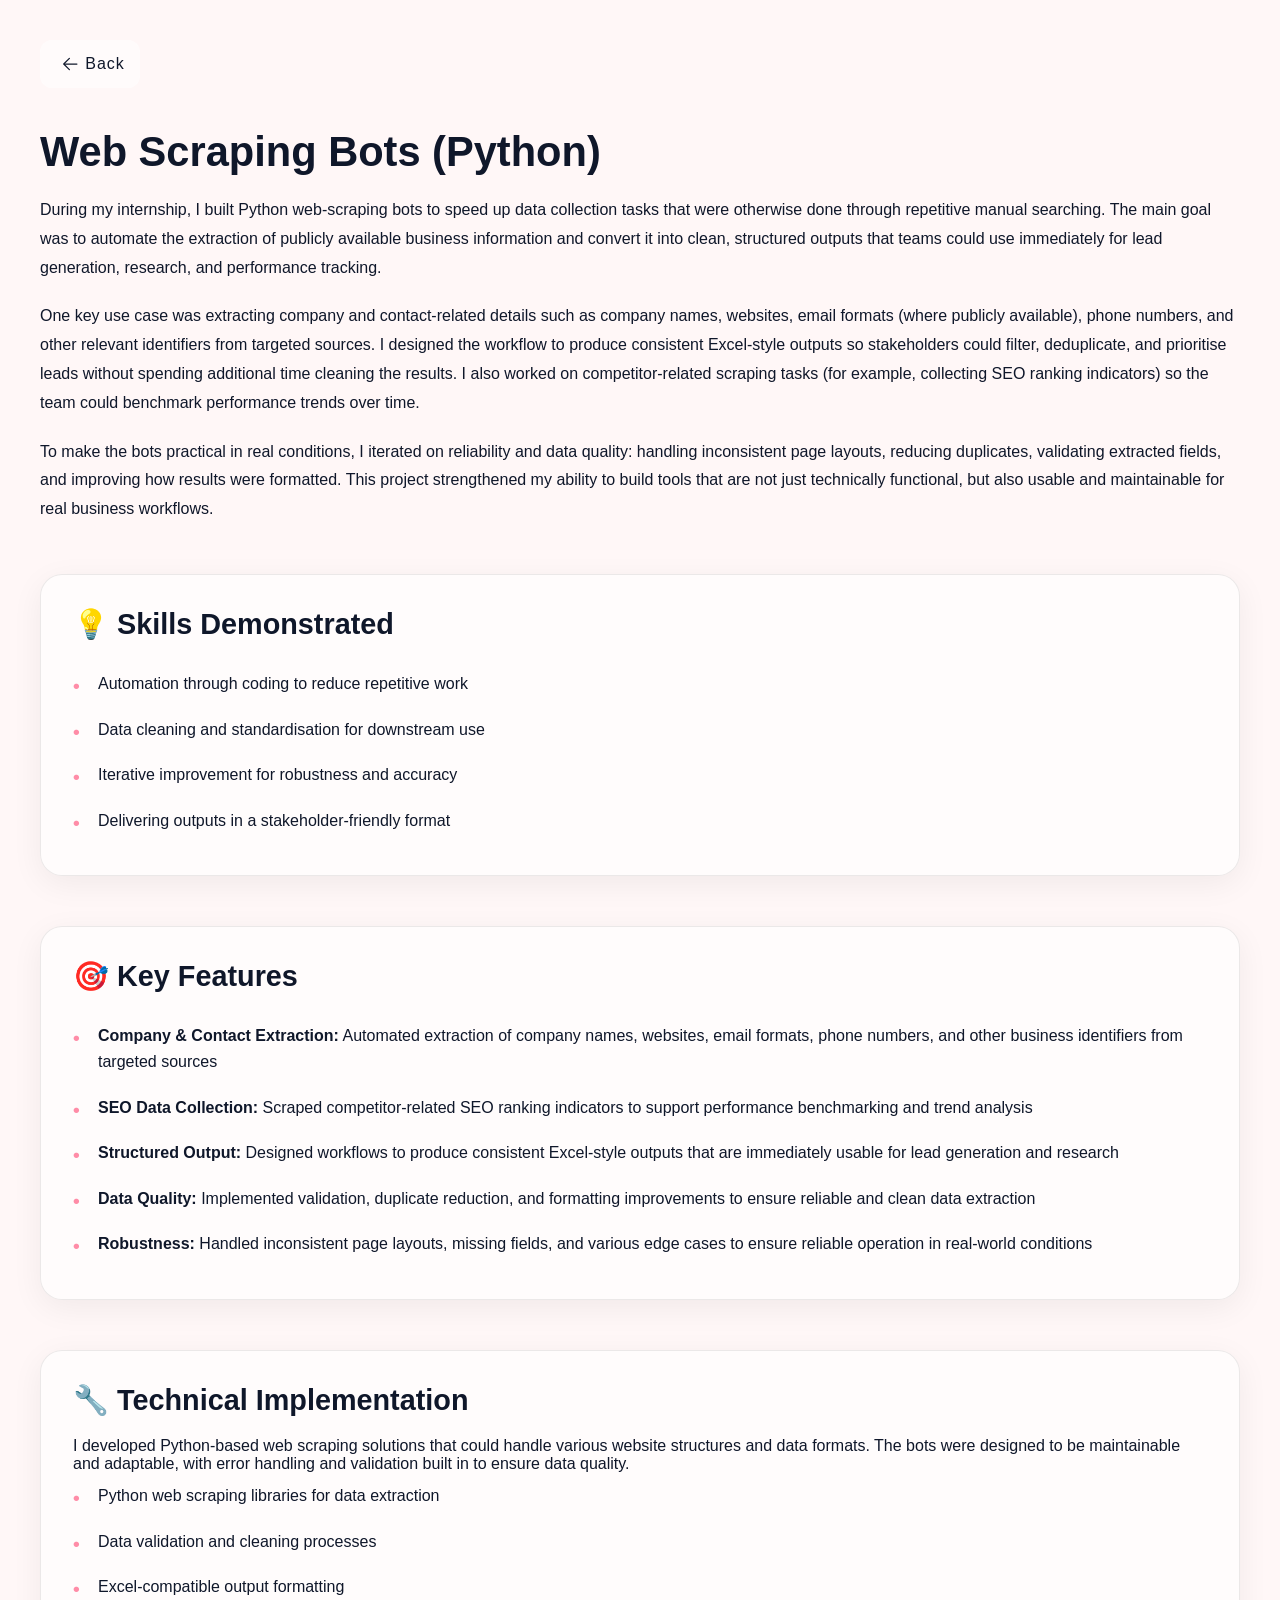
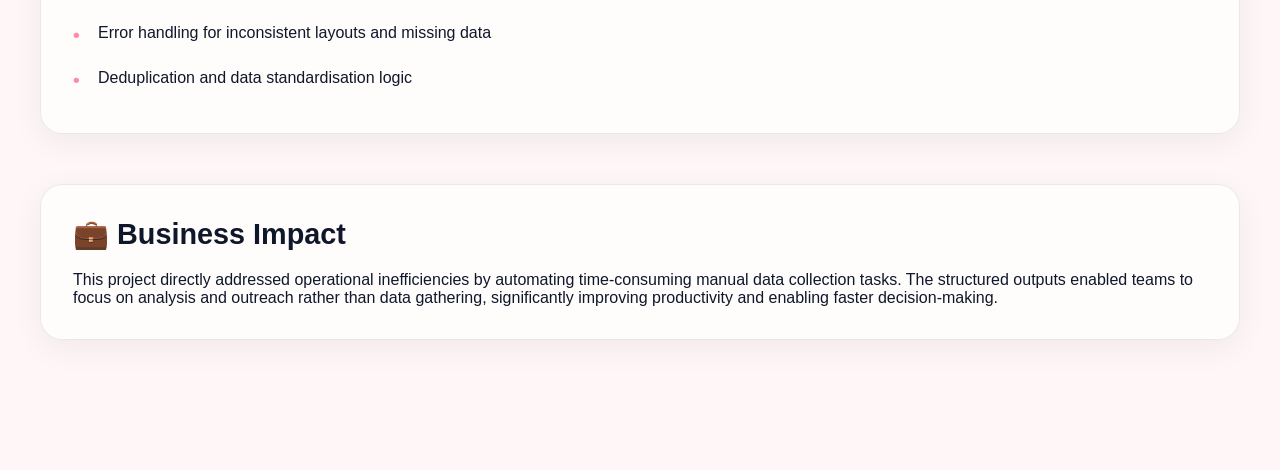
<file: internship1.html>
<!DOCTYPE html>
<html lang="en">
<head>
  <meta charset="UTF-8" />
  <meta name="viewport" content="width=device-width, initial-scale=1.0" />
  <title>Web Scraping Bots – Portfolio</title>

  <link rel="preconnect" href="https://cdn.jsdelivr.net" crossorigin />

  <!-- External CSS -->
  <link rel="stylesheet" href="css/style.css" />
  <link rel="stylesheet" href="css/project-detail.css" />
</head>
<body>

  <div class="project-detail-container">
    <a href="index.html#internship" class="back-button" aria-label="Back to internship">
      <svg viewBox="0 0 1024 1024">
        <path d="M224 480h640a32 32 0 1 1 0 64H224a32 32 0 0 1 0-64z"></path>
        <path d="m237.248 512 265.408 265.344a32 32 0 0 1-45.312 45.312l-288-288a32 32 0 0 1 0-45.312l288-288a32 32 0 1 1 45.312 45.312L237.248 512z"></path>
      </svg>
      Back
    </a>
    
    <div class="section-header">
      <h1 class="section-title">Web Scraping Bots (Python)</h1>
    </div>

    <div class="project-content">
      <p>During my internship, I built Python web-scraping bots to speed up data collection tasks that were otherwise done through repetitive manual searching. The main goal was to automate the extraction of publicly available business information and convert it into clean, structured outputs that teams could use immediately for lead generation, research, and performance tracking.</p>

      <p>One key use case was extracting company and contact-related details such as company names, websites, email formats (where publicly available), phone numbers, and other relevant identifiers from targeted sources. I designed the workflow to produce consistent Excel-style outputs so stakeholders could filter, deduplicate, and prioritise leads without spending additional time cleaning the results. I also worked on competitor-related scraping tasks (for example, collecting SEO ranking indicators) so the team could benchmark performance trends over time.</p>

      <p>To make the bots practical in real conditions, I iterated on reliability and data quality: handling inconsistent page layouts, reducing duplicates, validating extracted fields, and improving how results were formatted. This project strengthened my ability to build tools that are not just technically functional, but also usable and maintainable for real business workflows.</p>
    </div>

    <div class="project-section">
      <h3>💡 Skills Demonstrated</h3>
      <ul>
        <li>Automation through coding to reduce repetitive work</li>
        <li>Data cleaning and standardisation for downstream use</li>
        <li>Iterative improvement for robustness and accuracy</li>
        <li>Delivering outputs in a stakeholder-friendly format</li>
      </ul>
    </div>

    <div class="project-section">
      <h3>🎯 Key Features</h3>
      <ul>
        <li><strong>Company & Contact Extraction:</strong> Automated extraction of company names, websites, email formats, phone numbers, and other business identifiers from targeted sources</li>
        <li><strong>SEO Data Collection:</strong> Scraped competitor-related SEO ranking indicators to support performance benchmarking and trend analysis</li>
        <li><strong>Structured Output:</strong> Designed workflows to produce consistent Excel-style outputs that are immediately usable for lead generation and research</li>
        <li><strong>Data Quality:</strong> Implemented validation, duplicate reduction, and formatting improvements to ensure reliable and clean data extraction</li>
        <li><strong>Robustness:</strong> Handled inconsistent page layouts, missing fields, and various edge cases to ensure reliable operation in real-world conditions</li>
      </ul>
    </div>

    <div class="project-section">
      <h3>🔧 Technical Implementation</h3>
      <p>I developed Python-based web scraping solutions that could handle various website structures and data formats. The bots were designed to be maintainable and adaptable, with error handling and validation built in to ensure data quality.</p>
      <ul>
        <li>Python web scraping libraries for data extraction</li>
        <li>Data validation and cleaning processes</li>
        <li>Excel-compatible output formatting</li>
        <li>Error handling for inconsistent layouts and missing data</li>
        <li>Deduplication and data standardisation logic</li>
      </ul>
    </div>

    <div class="project-section">
      <h3>💼 Business Impact</h3>
      <p>This project directly addressed operational inefficiencies by automating time-consuming manual data collection tasks. The structured outputs enabled teams to focus on analysis and outreach rather than data gathering, significantly improving productivity and enabling faster decision-making.</p>
    </div>

  </div>

  <!-- Scroll to Top Button -->
  <button class="scroll-to-top" id="scrollToTop" aria-label="Scroll to top">
    <svg viewBox="0 0 24 24" fill="currentColor">
      <path d="M7.41 15.41L12 10.83l4.59 4.58L18 14l-6-6-6 6z"/>
    </svg>
  </button>

  <!-- External JS -->
  <script src="js/script.js"></script>
  <script>
    // Scroll to Top Button
    const scrollToTopBtn = document.getElementById('scrollToTop');
    
    window.addEventListener('scroll', function() {
      if (window.pageYOffset > 300) {
        scrollToTopBtn.classList.add('visible');
      } else {
        scrollToTopBtn.classList.remove('visible');
      }
    });
    
    scrollToTopBtn.addEventListener('click', function() {
      window.scrollTo({
        top: 0,
        behavior: 'smooth'
      });
    });
  </script>

</body>
</html>
</file>
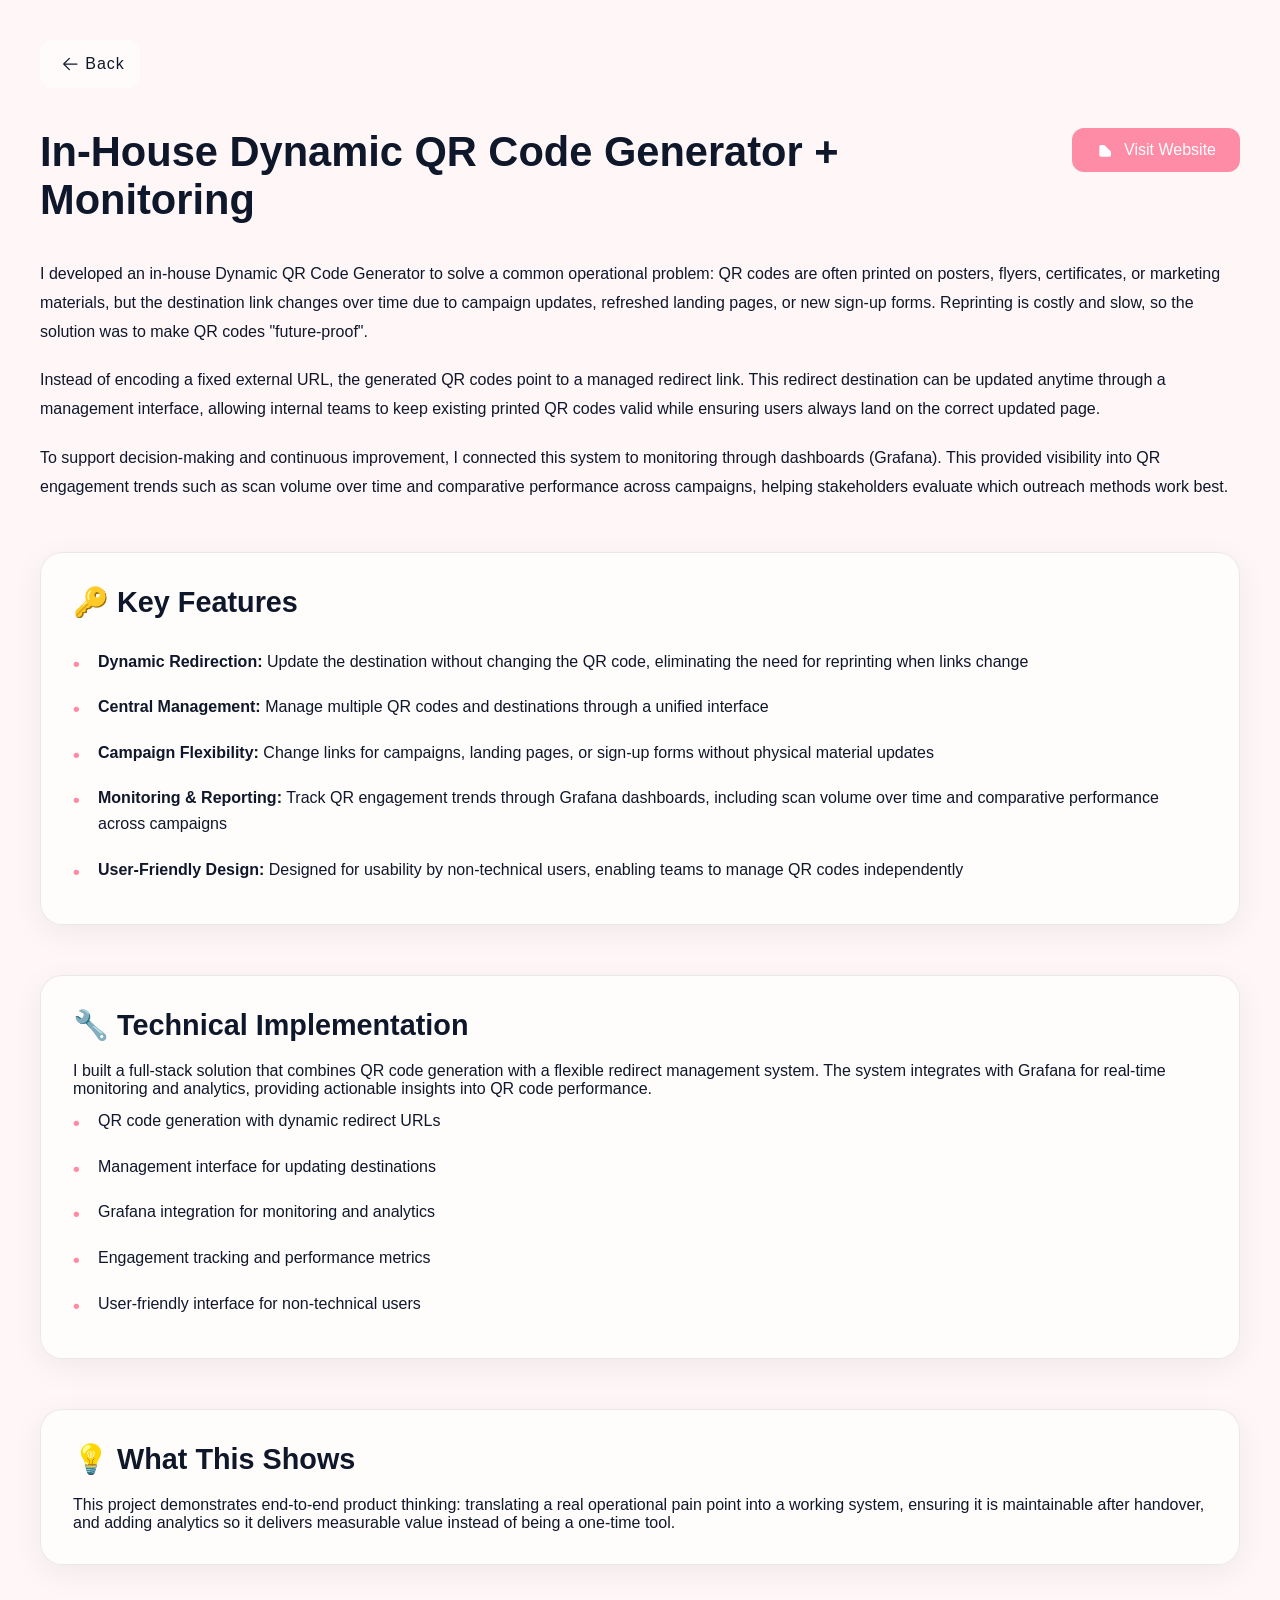
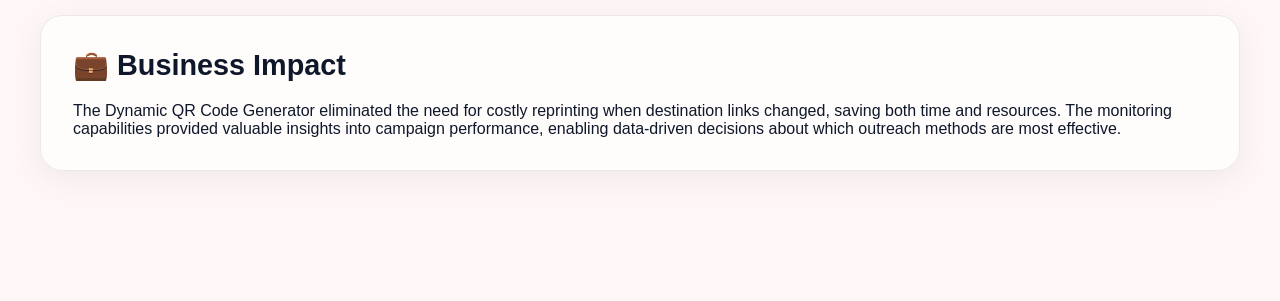
<file: internship2.html>
<!DOCTYPE html>
<html lang="en">
<head>
  <meta charset="UTF-8" />
  <meta name="viewport" content="width=device-width, initial-scale=1.0" />
  <title>Dynamic QR Code Generator – Portfolio</title>

  <link rel="preconnect" href="https://cdn.jsdelivr.net" crossorigin />

  <!-- External CSS -->
  <link rel="stylesheet" href="css/style.css" />
  <link rel="stylesheet" href="css/project-detail.css" />
</head>
<body>

  <div class="project-detail-container">
    <a href="index.html#internship" class="back-button" aria-label="Back to internship">
      <svg viewBox="0 0 1024 1024">
        <path d="M224 480h640a32 32 0 1 1 0 64H224a32 32 0 0 1 0-64z"></path>
        <path d="m237.248 512 265.408 265.344a32 32 0 0 1-45.312 45.312l-288-288a32 32 0 0 1 0-45.312l288-288a32 32 0 1 1 45.312 45.312L237.248 512z"></path>
      </svg>
      Back
    </a>
    
    <div class="section-header" style="display: flex; justify-content: space-between; align-items: flex-start; gap: 20px; flex-wrap: wrap;">
      <div style="flex: 1; min-width: 300px;">
        <h1 class="section-title">In-House Dynamic QR Code Generator + Monitoring</h1>
      </div>
      <div style="flex-shrink: 0; display: flex; flex-direction: column; gap: 12px;">
        <a href="https://dynamicqr.sg-akc.com/" target="_blank" class="github-link">
          <svg width="20" height="20" viewBox="0 0 24 24" fill="currentColor" style="vertical-align: middle; margin-right: 8px;">
            <path d="M10 6H6a2 2 0 00-2 2v10a2 2 0 002 2h10a2 2 0 002-2v-4M14 4h6m0 0v6m0-6L10 14"/>
          </svg>
          Visit Website
        </a>
      </div>
    </div>

    <div class="project-content">
      <p>I developed an in-house Dynamic QR Code Generator to solve a common operational problem: QR codes are often printed on posters, flyers, certificates, or marketing materials, but the destination link changes over time due to campaign updates, refreshed landing pages, or new sign-up forms. Reprinting is costly and slow, so the solution was to make QR codes "future-proof".</p>

      <p>Instead of encoding a fixed external URL, the generated QR codes point to a managed redirect link. This redirect destination can be updated anytime through a management interface, allowing internal teams to keep existing printed QR codes valid while ensuring users always land on the correct updated page.</p>

      <p>To support decision-making and continuous improvement, I connected this system to monitoring through dashboards (Grafana). This provided visibility into QR engagement trends such as scan volume over time and comparative performance across campaigns, helping stakeholders evaluate which outreach methods work best.</p>
    </div>

    <div class="project-section">
      <h3>🔑 Key Features</h3>
      <ul>
        <li><strong>Dynamic Redirection:</strong> Update the destination without changing the QR code, eliminating the need for reprinting when links change</li>
        <li><strong>Central Management:</strong> Manage multiple QR codes and destinations through a unified interface</li>
        <li><strong>Campaign Flexibility:</strong> Change links for campaigns, landing pages, or sign-up forms without physical material updates</li>
        <li><strong>Monitoring & Reporting:</strong> Track QR engagement trends through Grafana dashboards, including scan volume over time and comparative performance across campaigns</li>
        <li><strong>User-Friendly Design:</strong> Designed for usability by non-technical users, enabling teams to manage QR codes independently</li>
      </ul>
    </div>

    <div class="project-section">
      <h3>🔧 Technical Implementation</h3>
      <p>I built a full-stack solution that combines QR code generation with a flexible redirect management system. The system integrates with Grafana for real-time monitoring and analytics, providing actionable insights into QR code performance.</p>
      <ul>
        <li>QR code generation with dynamic redirect URLs</li>
        <li>Management interface for updating destinations</li>
        <li>Grafana integration for monitoring and analytics</li>
        <li>Engagement tracking and performance metrics</li>
        <li>User-friendly interface for non-technical users</li>
      </ul>
    </div>

    <div class="project-section">
      <h3>💡 What This Shows</h3>
      <p>This project demonstrates end-to-end product thinking: translating a real operational pain point into a working system, ensuring it is maintainable after handover, and adding analytics so it delivers measurable value instead of being a one-time tool.</p>
    </div>

    <div class="project-section">
      <h3>💼 Business Impact</h3>
      <p>The Dynamic QR Code Generator eliminated the need for costly reprinting when destination links changed, saving both time and resources. The monitoring capabilities provided valuable insights into campaign performance, enabling data-driven decisions about which outreach methods are most effective.</p>
    </div>

  </div>

  <!-- Scroll to Top Button -->
  <button class="scroll-to-top" id="scrollToTop" aria-label="Scroll to top">
    <svg viewBox="0 0 24 24" fill="currentColor">
      <path d="M7.41 15.41L12 10.83l4.59 4.58L18 14l-6-6-6 6z"/>
    </svg>
  </button>

  <!-- External JS -->
  <script src="js/script.js"></script>
  <script>
    // Scroll to Top Button
    const scrollToTopBtn = document.getElementById('scrollToTop');
    
    window.addEventListener('scroll', function() {
      if (window.pageYOffset > 300) {
        scrollToTopBtn.classList.add('visible');
      } else {
        scrollToTopBtn.classList.remove('visible');
      }
    });
    
    scrollToTopBtn.addEventListener('click', function() {
      window.scrollTo({
        top: 0,
        behavior: 'smooth'
      });
    });
  </script>

</body>
</html>
</file>
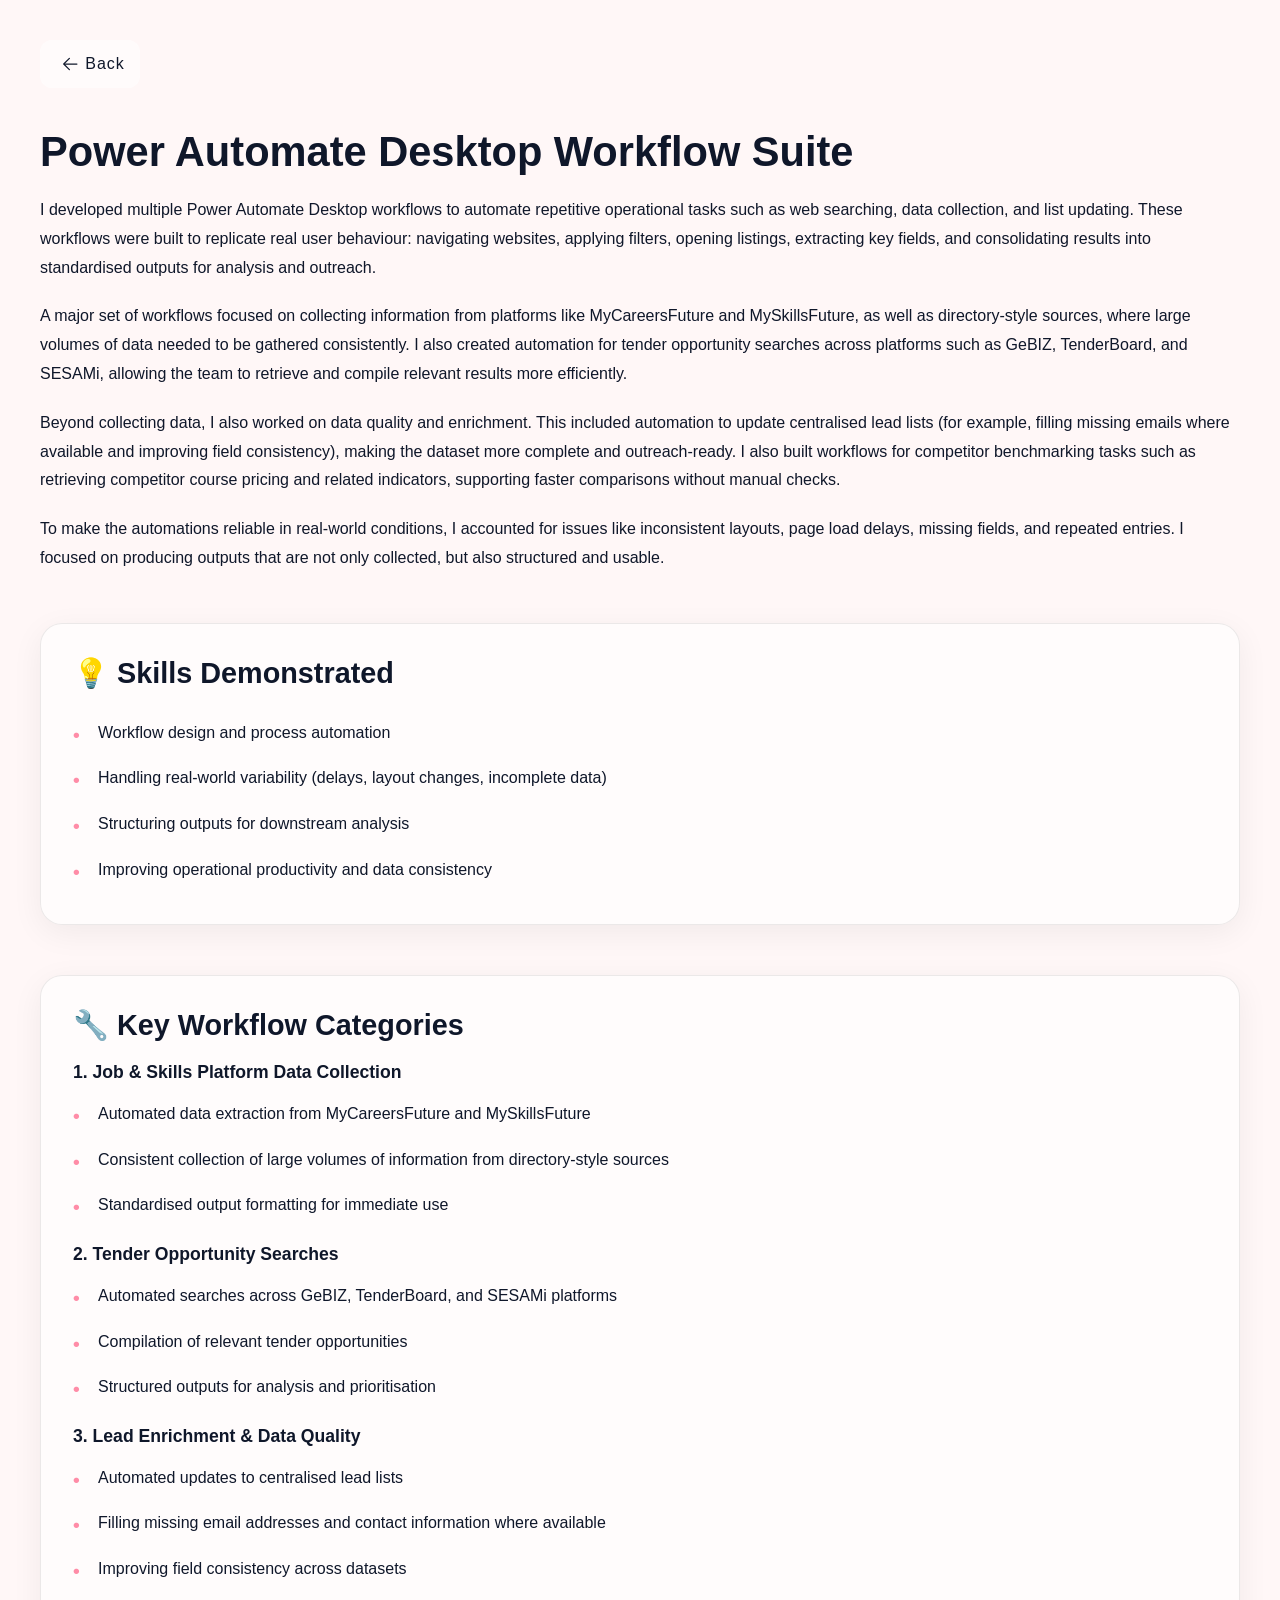
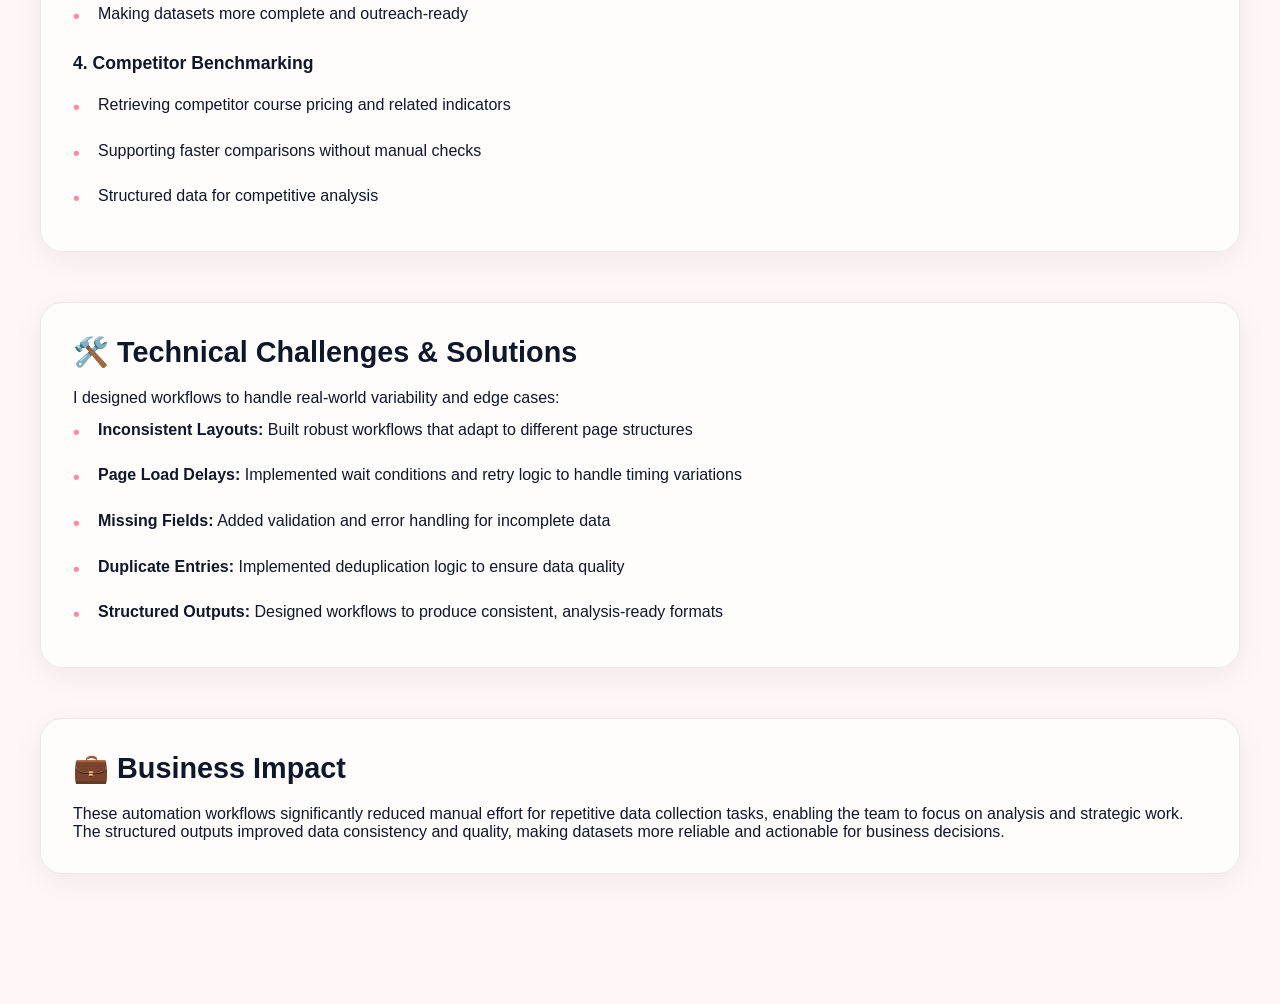
<file: internship3.html>
<!DOCTYPE html>
<html lang="en">
<head>
  <meta charset="UTF-8" />
  <meta name="viewport" content="width=device-width, initial-scale=1.0" />
  <title>Power Automate Desktop Workflows – Portfolio</title>

  <link rel="preconnect" href="https://cdn.jsdelivr.net" crossorigin />

  <!-- External CSS -->
  <link rel="stylesheet" href="css/style.css" />
  <link rel="stylesheet" href="css/project-detail.css" />
</head>
<body>

  <div class="project-detail-container">
    <a href="index.html#internship" class="back-button" aria-label="Back to internship">
      <svg viewBox="0 0 1024 1024">
        <path d="M224 480h640a32 32 0 1 1 0 64H224a32 32 0 0 1 0-64z"></path>
        <path d="m237.248 512 265.408 265.344a32 32 0 0 1-45.312 45.312l-288-288a32 32 0 0 1 0-45.312l288-288a32 32 0 1 1 45.312 45.312L237.248 512z"></path>
      </svg>
      Back
    </a>
    
    <div class="section-header">
      <h1 class="section-title">Power Automate Desktop Workflow Suite</h1>
    </div>

    <div class="project-content">
      <p>I developed multiple Power Automate Desktop workflows to automate repetitive operational tasks such as web searching, data collection, and list updating. These workflows were built to replicate real user behaviour: navigating websites, applying filters, opening listings, extracting key fields, and consolidating results into standardised outputs for analysis and outreach.</p>

      <p>A major set of workflows focused on collecting information from platforms like MyCareersFuture and MySkillsFuture, as well as directory-style sources, where large volumes of data needed to be gathered consistently. I also created automation for tender opportunity searches across platforms such as GeBIZ, TenderBoard, and SESAMi, allowing the team to retrieve and compile relevant results more efficiently.</p>

      <p>Beyond collecting data, I also worked on data quality and enrichment. This included automation to update centralised lead lists (for example, filling missing emails where available and improving field consistency), making the dataset more complete and outreach-ready. I also built workflows for competitor benchmarking tasks such as retrieving competitor course pricing and related indicators, supporting faster comparisons without manual checks.</p>

      <p>To make the automations reliable in real-world conditions, I accounted for issues like inconsistent layouts, page load delays, missing fields, and repeated entries. I focused on producing outputs that are not only collected, but also structured and usable.</p>
    </div>

    <div class="project-section">
      <h3>💡 Skills Demonstrated</h3>
      <ul>
        <li>Workflow design and process automation</li>
        <li>Handling real-world variability (delays, layout changes, incomplete data)</li>
        <li>Structuring outputs for downstream analysis</li>
        <li>Improving operational productivity and data consistency</li>
      </ul>
    </div>

    <div class="project-section">
      <h3>🔧 Key Workflow Categories</h3>
      
      <h4 style="font-size: 1.1rem; margin-top: 16px; margin-bottom: 8px;">1. Job & Skills Platform Data Collection</h4>
      <ul>
        <li>Automated data extraction from MyCareersFuture and MySkillsFuture</li>
        <li>Consistent collection of large volumes of information from directory-style sources</li>
        <li>Standardised output formatting for immediate use</li>
      </ul>

      <h4 style="font-size: 1.1rem; margin-top: 16px; margin-bottom: 8px;">2. Tender Opportunity Searches</h4>
      <ul>
        <li>Automated searches across GeBIZ, TenderBoard, and SESAMi platforms</li>
        <li>Compilation of relevant tender opportunities</li>
        <li>Structured outputs for analysis and prioritisation</li>
      </ul>

      <h4 style="font-size: 1.1rem; margin-top: 16px; margin-bottom: 8px;">3. Lead Enrichment & Data Quality</h4>
      <ul>
        <li>Automated updates to centralised lead lists</li>
        <li>Filling missing email addresses and contact information where available</li>
        <li>Improving field consistency across datasets</li>
        <li>Making datasets more complete and outreach-ready</li>
      </ul>

      <h4 style="font-size: 1.1rem; margin-top: 16px; margin-bottom: 8px;">4. Competitor Benchmarking</h4>
      <ul>
        <li>Retrieving competitor course pricing and related indicators</li>
        <li>Supporting faster comparisons without manual checks</li>
        <li>Structured data for competitive analysis</li>
      </ul>
    </div>

    <div class="project-section">
      <h3>🛠️ Technical Challenges & Solutions</h3>
      <p>I designed workflows to handle real-world variability and edge cases:</p>
      <ul>
        <li><strong>Inconsistent Layouts:</strong> Built robust workflows that adapt to different page structures</li>
        <li><strong>Page Load Delays:</strong> Implemented wait conditions and retry logic to handle timing variations</li>
        <li><strong>Missing Fields:</strong> Added validation and error handling for incomplete data</li>
        <li><strong>Duplicate Entries:</strong> Implemented deduplication logic to ensure data quality</li>
        <li><strong>Structured Outputs:</strong> Designed workflows to produce consistent, analysis-ready formats</li>
      </ul>
    </div>

    <div class="project-section">
      <h3>💼 Business Impact</h3>
      <p>These automation workflows significantly reduced manual effort for repetitive data collection tasks, enabling the team to focus on analysis and strategic work. The structured outputs improved data consistency and quality, making datasets more reliable and actionable for business decisions.</p>
    </div>

  </div>

  <!-- Scroll to Top Button -->
  <button class="scroll-to-top" id="scrollToTop" aria-label="Scroll to top">
    <svg viewBox="0 0 24 24" fill="currentColor">
      <path d="M7.41 15.41L12 10.83l4.59 4.58L18 14l-6-6-6 6z"/>
    </svg>
  </button>

  <!-- External JS -->
  <script src="js/script.js"></script>
  <script>
    // Scroll to Top Button
    const scrollToTopBtn = document.getElementById('scrollToTop');
    
    window.addEventListener('scroll', function() {
      if (window.pageYOffset > 300) {
        scrollToTopBtn.classList.add('visible');
      } else {
        scrollToTopBtn.classList.remove('visible');
      }
    });
    
    scrollToTopBtn.addEventListener('click', function() {
      window.scrollTo({
        top: 0,
        behavior: 'smooth'
      });
    });
  </script>

</body>
</html>
</file>
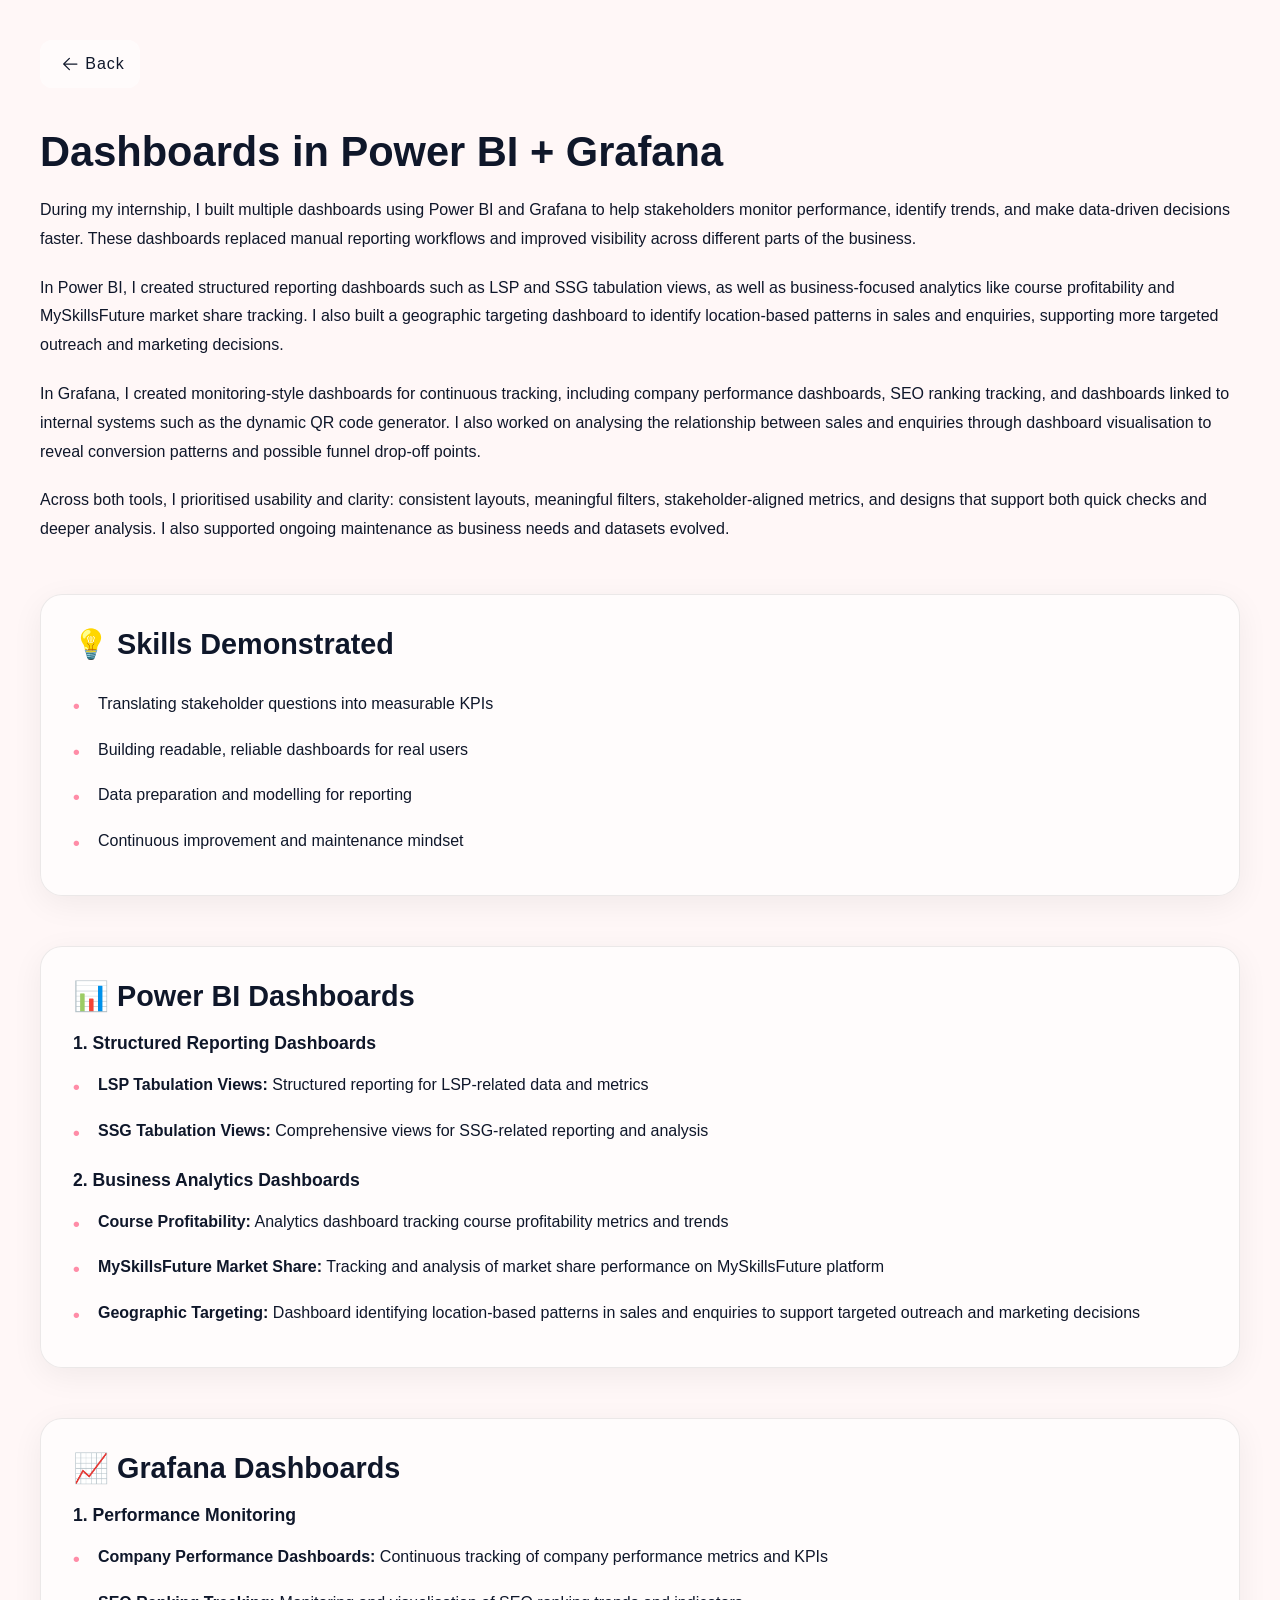
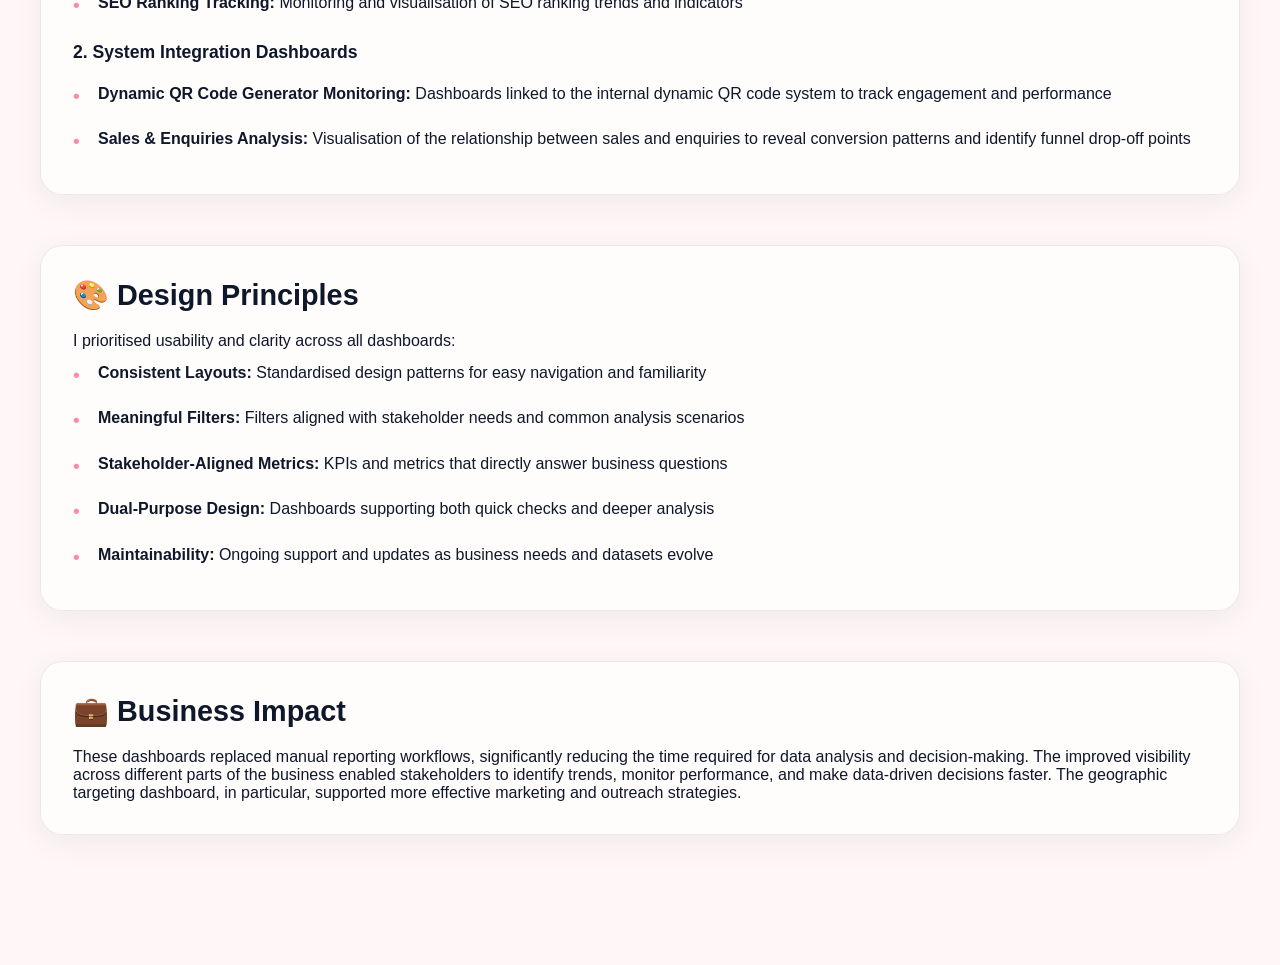
<file: internship4.html>
<!DOCTYPE html>
<html lang="en">
<head>
  <meta charset="UTF-8" />
  <meta name="viewport" content="width=device-width, initial-scale=1.0" />
  <title>Power BI & Grafana Dashboards – Portfolio</title>

  <link rel="preconnect" href="https://cdn.jsdelivr.net" crossorigin />

  <!-- External CSS -->
  <link rel="stylesheet" href="css/style.css" />
  <link rel="stylesheet" href="css/project-detail.css" />
</head>
<body>

  <div class="project-detail-container">
    <a href="index.html#internship" class="back-button" aria-label="Back to internship">
      <svg viewBox="0 0 1024 1024">
        <path d="M224 480h640a32 32 0 1 1 0 64H224a32 32 0 0 1 0-64z"></path>
        <path d="m237.248 512 265.408 265.344a32 32 0 0 1-45.312 45.312l-288-288a32 32 0 0 1 0-45.312l288-288a32 32 0 1 1 45.312 45.312L237.248 512z"></path>
      </svg>
      Back
    </a>
    
    <div class="section-header">
      <h1 class="section-title">Dashboards in Power BI + Grafana</h1>
    </div>

    <div class="project-content">
      <p>During my internship, I built multiple dashboards using Power BI and Grafana to help stakeholders monitor performance, identify trends, and make data-driven decisions faster. These dashboards replaced manual reporting workflows and improved visibility across different parts of the business.</p>

      <p>In Power BI, I created structured reporting dashboards such as LSP and SSG tabulation views, as well as business-focused analytics like course profitability and MySkillsFuture market share tracking. I also built a geographic targeting dashboard to identify location-based patterns in sales and enquiries, supporting more targeted outreach and marketing decisions.</p>

      <p>In Grafana, I created monitoring-style dashboards for continuous tracking, including company performance dashboards, SEO ranking tracking, and dashboards linked to internal systems such as the dynamic QR code generator. I also worked on analysing the relationship between sales and enquiries through dashboard visualisation to reveal conversion patterns and possible funnel drop-off points.</p>

      <p>Across both tools, I prioritised usability and clarity: consistent layouts, meaningful filters, stakeholder-aligned metrics, and designs that support both quick checks and deeper analysis. I also supported ongoing maintenance as business needs and datasets evolved.</p>
    </div>

    <div class="project-section">
      <h3>💡 Skills Demonstrated</h3>
      <ul>
        <li>Translating stakeholder questions into measurable KPIs</li>
        <li>Building readable, reliable dashboards for real users</li>
        <li>Data preparation and modelling for reporting</li>
        <li>Continuous improvement and maintenance mindset</li>
      </ul>
    </div>

    <div class="project-section">
      <h3>📊 Power BI Dashboards</h3>
      
      <h4 style="font-size: 1.1rem; margin-top: 16px; margin-bottom: 8px;">1. Structured Reporting Dashboards</h4>
      <ul>
        <li><strong>LSP Tabulation Views:</strong> Structured reporting for LSP-related data and metrics</li>
        <li><strong>SSG Tabulation Views:</strong> Comprehensive views for SSG-related reporting and analysis</li>
      </ul>

      <h4 style="font-size: 1.1rem; margin-top: 16px; margin-bottom: 8px;">2. Business Analytics Dashboards</h4>
      <ul>
        <li><strong>Course Profitability:</strong> Analytics dashboard tracking course profitability metrics and trends</li>
        <li><strong>MySkillsFuture Market Share:</strong> Tracking and analysis of market share performance on MySkillsFuture platform</li>
        <li><strong>Geographic Targeting:</strong> Dashboard identifying location-based patterns in sales and enquiries to support targeted outreach and marketing decisions</li>
      </ul>
    </div>

    <div class="project-section">
      <h3>📈 Grafana Dashboards</h3>
      
      <h4 style="font-size: 1.1rem; margin-top: 16px; margin-bottom: 8px;">1. Performance Monitoring</h4>
      <ul>
        <li><strong>Company Performance Dashboards:</strong> Continuous tracking of company performance metrics and KPIs</li>
        <li><strong>SEO Ranking Tracking:</strong> Monitoring and visualisation of SEO ranking trends and indicators</li>
      </ul>

      <h4 style="font-size: 1.1rem; margin-top: 16px; margin-bottom: 8px;">2. System Integration Dashboards</h4>
      <ul>
        <li><strong>Dynamic QR Code Generator Monitoring:</strong> Dashboards linked to the internal dynamic QR code system to track engagement and performance</li>
        <li><strong>Sales & Enquiries Analysis:</strong> Visualisation of the relationship between sales and enquiries to reveal conversion patterns and identify funnel drop-off points</li>
      </ul>
    </div>

    <div class="project-section">
      <h3>🎨 Design Principles</h3>
      <p>I prioritised usability and clarity across all dashboards:</p>
      <ul>
        <li><strong>Consistent Layouts:</strong> Standardised design patterns for easy navigation and familiarity</li>
        <li><strong>Meaningful Filters:</strong> Filters aligned with stakeholder needs and common analysis scenarios</li>
        <li><strong>Stakeholder-Aligned Metrics:</strong> KPIs and metrics that directly answer business questions</li>
        <li><strong>Dual-Purpose Design:</strong> Dashboards supporting both quick checks and deeper analysis</li>
        <li><strong>Maintainability:</strong> Ongoing support and updates as business needs and datasets evolve</li>
      </ul>
    </div>

    <div class="project-section">
      <h3>💼 Business Impact</h3>
      <p>These dashboards replaced manual reporting workflows, significantly reducing the time required for data analysis and decision-making. The improved visibility across different parts of the business enabled stakeholders to identify trends, monitor performance, and make data-driven decisions faster. The geographic targeting dashboard, in particular, supported more effective marketing and outreach strategies.</p>
    </div>

  </div>

  <!-- Scroll to Top Button -->
  <button class="scroll-to-top" id="scrollToTop" aria-label="Scroll to top">
    <svg viewBox="0 0 24 24" fill="currentColor">
      <path d="M7.41 15.41L12 10.83l4.59 4.58L18 14l-6-6-6 6z"/>
    </svg>
  </button>

  <!-- External JS -->
  <script src="js/script.js"></script>
  <script>
    // Scroll to Top Button
    const scrollToTopBtn = document.getElementById('scrollToTop');
    
    window.addEventListener('scroll', function() {
      if (window.pageYOffset > 300) {
        scrollToTopBtn.classList.add('visible');
      } else {
        scrollToTopBtn.classList.remove('visible');
      }
    });
    
    scrollToTopBtn.addEventListener('click', function() {
      window.scrollTo({
        top: 0,
        behavior: 'smooth'
      });
    });
  </script>

</body>
</html>
</file>
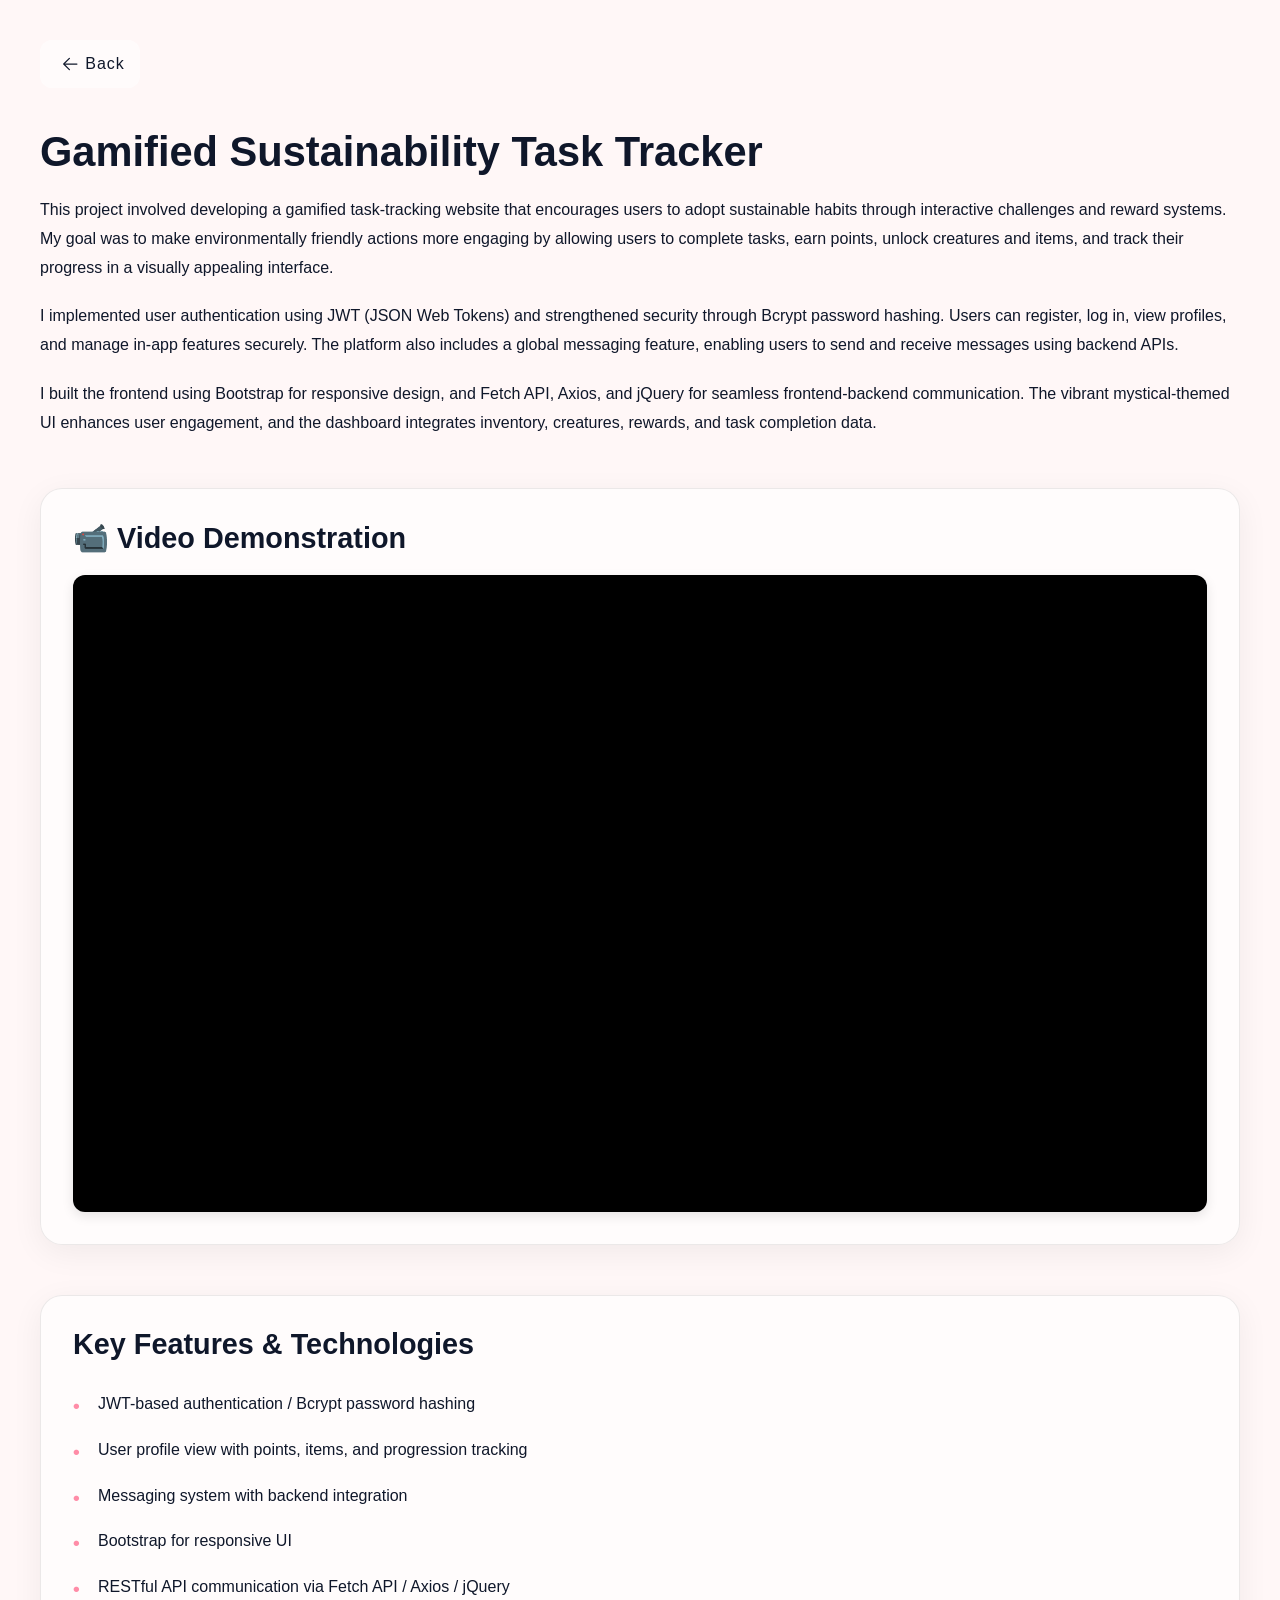
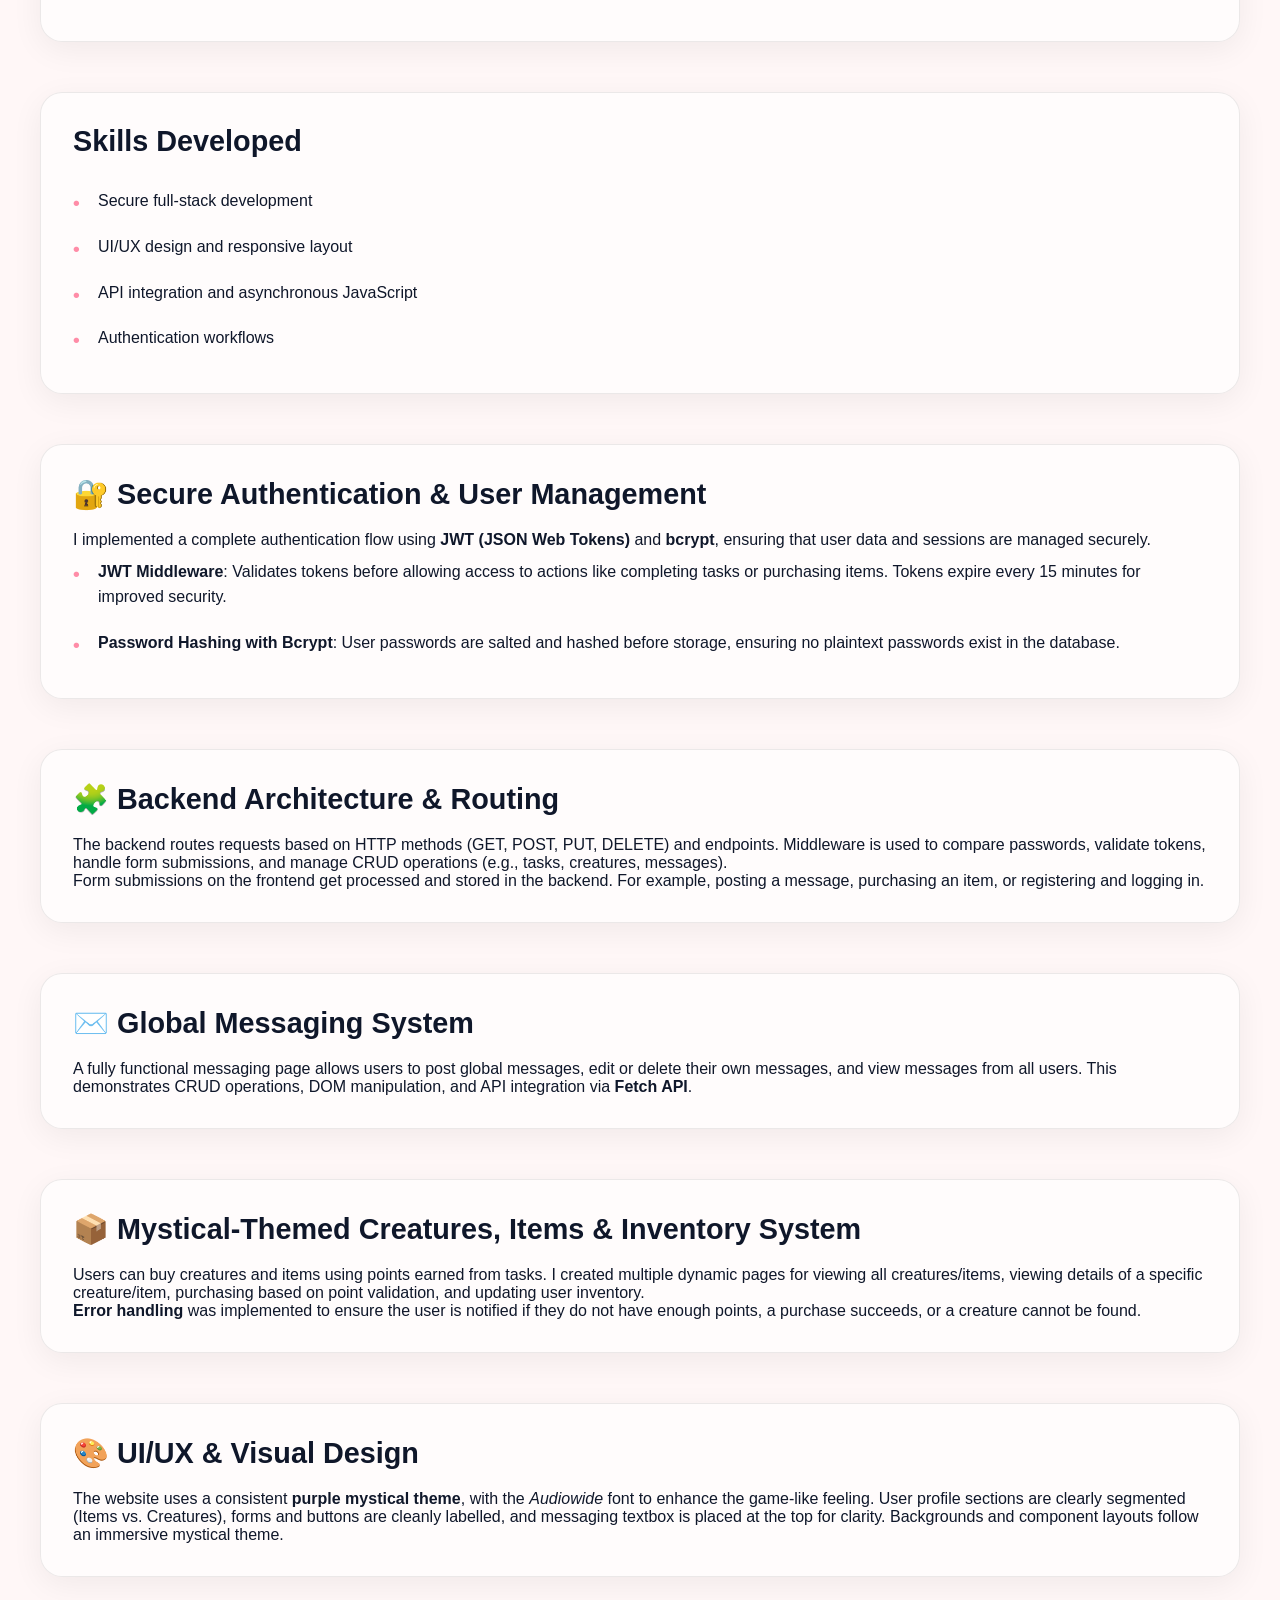
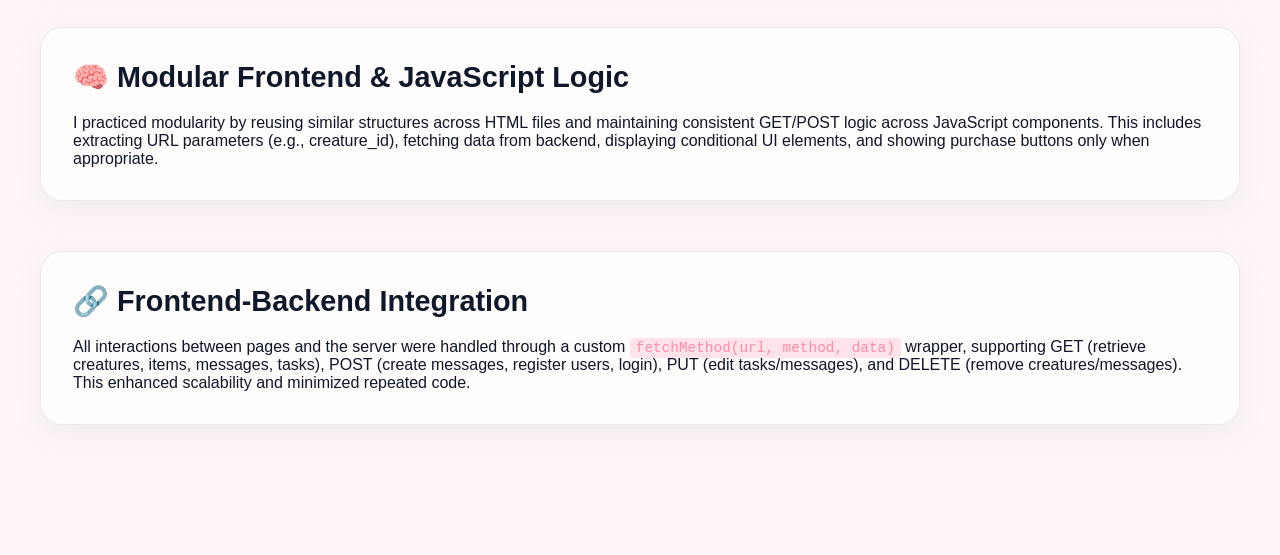
<file: project1.html>
<!DOCTYPE html>
<html lang="en">
<head>
  <meta charset="UTF-8" />
  <meta name="viewport" content="width=device-width, initial-scale=1.0" />
  <title>Gamified Sustainability Task Tracker – Portfolio</title>

  <link rel="preconnect" href="https://cdn.jsdelivr.net" crossorigin />

  <!-- External CSS -->
  <link rel="stylesheet" href="css/style.css" />
  <link rel="stylesheet" href="css/project-detail.css" />
</head>
<body>

  <div class="project-detail-container">
    <a href="index.html#projects" class="back-button" aria-label="Back to projects">
      <svg viewBox="0 0 1024 1024">
        <path d="M224 480h640a32 32 0 1 1 0 64H224a32 32 0 0 1 0-64z"></path>
        <path d="m237.248 512 265.408 265.344a32 32 0 0 1-45.312 45.312l-288-288a32 32 0 0 1 0-45.312l288-288a32 32 0 1 1 45.312 45.312L237.248 512z"></path>
      </svg>
      Back
    </a>
    
    <div class="section-header">
      <h1 class="section-title">Gamified Sustainability Task Tracker</h1>
    </div>

    <div class="project-content">
      <p>This project involved developing a gamified task-tracking website that encourages users to adopt sustainable habits through interactive challenges and reward systems. My goal was to make environmentally friendly actions more engaging by allowing users to complete tasks, earn points, unlock creatures and items, and track their progress in a visually appealing interface.</p>

      <p>I implemented user authentication using JWT (JSON Web Tokens) and strengthened security through Bcrypt password hashing. Users can register, log in, view profiles, and manage in-app features securely. The platform also includes a global messaging feature, enabling users to send and receive messages using backend APIs.</p>

      <p>I built the frontend using Bootstrap for responsive design, and Fetch API, Axios, and jQuery for seamless frontend-backend communication. The vibrant mystical-themed UI enhances user engagement, and the dashboard integrates inventory, creatures, rewards, and task completion data.</p>
    </div>

    <div class="project-section">
      <h3>📹 Video Demonstration</h3>
      <div class="video-container">
        <iframe 
          src="https://www.youtube.com/embed/9BSBXLTFXDU" 
          frameborder="0" 
          allow="accelerometer; autoplay; clipboard-write; encrypted-media; gyroscope; picture-in-picture" 
          allowfullscreen
          title="Gamified Sustainability Task Tracker - Video Demonstration">
        </iframe>
      </div>
    </div>

    <div class="project-section">
      <h3>Key Features & Technologies</h3>
      <ul>
        <li>JWT-based authentication / Bcrypt password hashing</li>
        <li>User profile view with points, items, and progression tracking</li>
        <li>Messaging system with backend integration</li>
        <li>Bootstrap for responsive UI</li>
        <li>RESTful API communication via Fetch API / Axios / jQuery</li>
      </ul>
    </div>

    <div class="project-section">
      <h3>Skills Developed</h3>
      <ul>
        <li>Secure full-stack development</li>
        <li>UI/UX design and responsive layout</li>
        <li>API integration and asynchronous JavaScript</li>
        <li>Authentication workflows</li>
      </ul>
    </div>


    <div class="project-section">
      <h3>🔐 Secure Authentication & User Management</h3>
      <p>I implemented a complete authentication flow using <strong>JWT (JSON Web Tokens)</strong> and <strong>bcrypt</strong>, ensuring that user data and sessions are managed securely.</p>
      <ul>
        <li><strong>JWT Middleware</strong>: Validates tokens before allowing access to actions like completing tasks or purchasing items. Tokens expire every 15 minutes for improved security.</li>
        <li><strong>Password Hashing with Bcrypt</strong>: User passwords are salted and hashed before storage, ensuring no plaintext passwords exist in the database.</li>
      </ul>
    </div>

    <div class="project-section">
      <h3>🧩 Backend Architecture & Routing</h3>
      <p>The backend routes requests based on HTTP methods (GET, POST, PUT, DELETE) and endpoints. Middleware is used to compare passwords, validate tokens, handle form submissions, and manage CRUD operations (e.g., tasks, creatures, messages).</p>
      <p>Form submissions on the frontend get processed and stored in the backend. For example, posting a message, purchasing an item, or registering and logging in.</p>
    </div>

    <div class="project-section">
      <h3>✉️ Global Messaging System</h3>
      <p>A fully functional messaging page allows users to post global messages, edit or delete their own messages, and view messages from all users. This demonstrates CRUD operations, DOM manipulation, and API integration via <strong>Fetch API</strong>.</p>
    </div>

    <div class="project-section">
      <h3>📦 Mystical-Themed Creatures, Items & Inventory System</h3>
      <p>Users can buy creatures and items using points earned from tasks. I created multiple dynamic pages for viewing all creatures/items, viewing details of a specific creature/item, purchasing based on point validation, and updating user inventory.</p>
      <p><strong>Error handling</strong> was implemented to ensure the user is notified if they do not have enough points, a purchase succeeds, or a creature cannot be found.</p>
    </div>

    <div class="project-section">
      <h3>🎨 UI/UX & Visual Design</h3>
      <p>The website uses a consistent <strong>purple mystical theme</strong>, with the <em>Audiowide</em> font to enhance the game-like feeling. User profile sections are clearly segmented (Items vs. Creatures), forms and buttons are cleanly labelled, and messaging textbox is placed at the top for clarity. Backgrounds and component layouts follow an immersive mystical theme.</p>
    </div>

    <div class="project-section">
      <h3>🧠 Modular Frontend & JavaScript Logic</h3>
      <p>I practiced modularity by reusing similar structures across HTML files and maintaining consistent GET/POST logic across JavaScript components. This includes extracting URL parameters (e.g., creature_id), fetching data from backend, displaying conditional UI elements, and showing purchase buttons only when appropriate.</p>
    </div>

    <div class="project-section">
      <h3>🔗 Frontend-Backend Integration</h3>
      <p>All interactions between pages and the server were handled through a custom <code>fetchMethod(url, method, data)</code> wrapper, supporting GET (retrieve creatures, items, messages, tasks), POST (create messages, register users, login), PUT (edit tasks/messages), and DELETE (remove creatures/messages). This enhanced scalability and minimized repeated code.</p>
    </div>
  </div>

  <!-- Scroll to Top Button -->
  <button class="scroll-to-top" id="scrollToTop" aria-label="Scroll to top">
    <svg viewBox="0 0 24 24" fill="currentColor">
      <path d="M7.41 15.41L12 10.83l4.59 4.58L18 14l-6-6-6 6z"/>
    </svg>
  </button>

  <!-- External JS -->
  <script src="js/script.js"></script>
  <script>
    // Scroll to Top Button
    const scrollToTopBtn = document.getElementById('scrollToTop');
    
    window.addEventListener('scroll', function() {
      if (window.pageYOffset > 300) {
        scrollToTopBtn.classList.add('visible');
      } else {
        scrollToTopBtn.classList.remove('visible');
      }
    });
    
    scrollToTopBtn.addEventListener('click', function() {
      window.scrollTo({
        top: 0,
        behavior: 'smooth'
      });
    });
  </script>

</body>
</html>
</file>
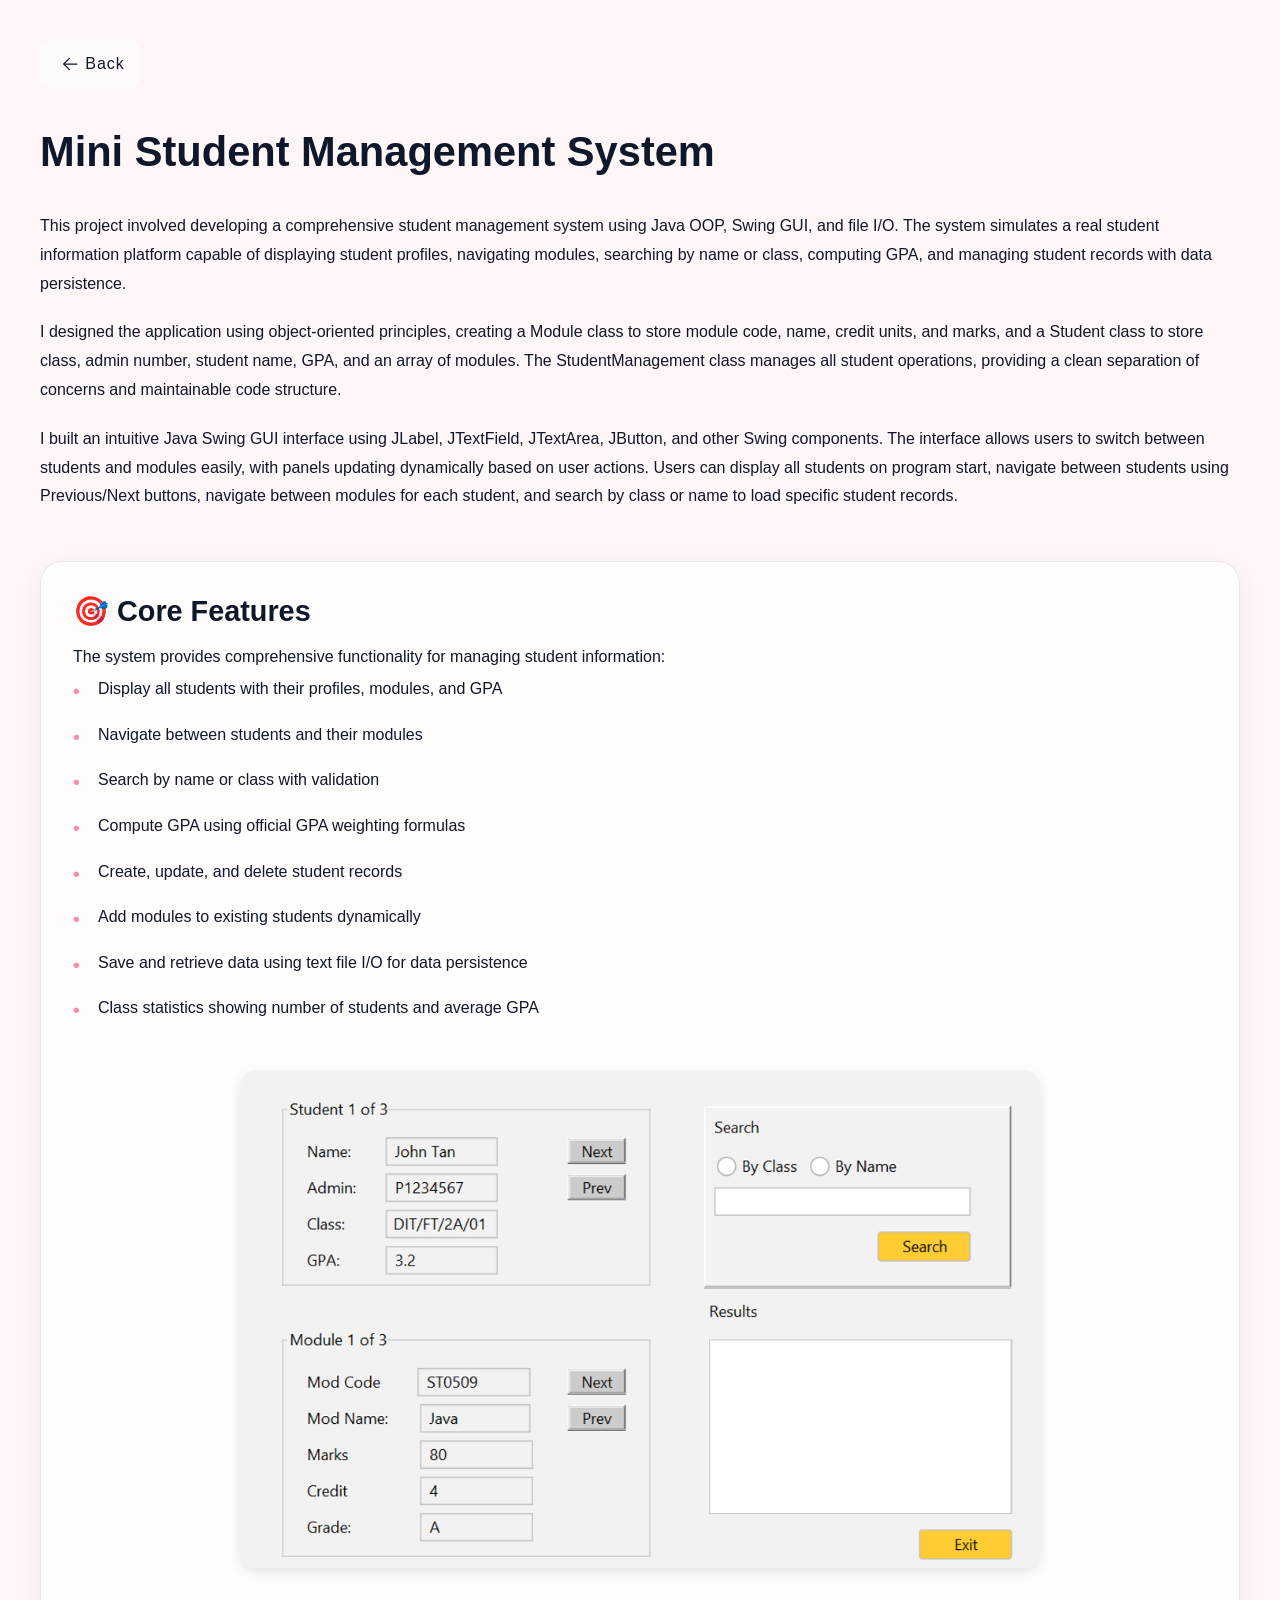
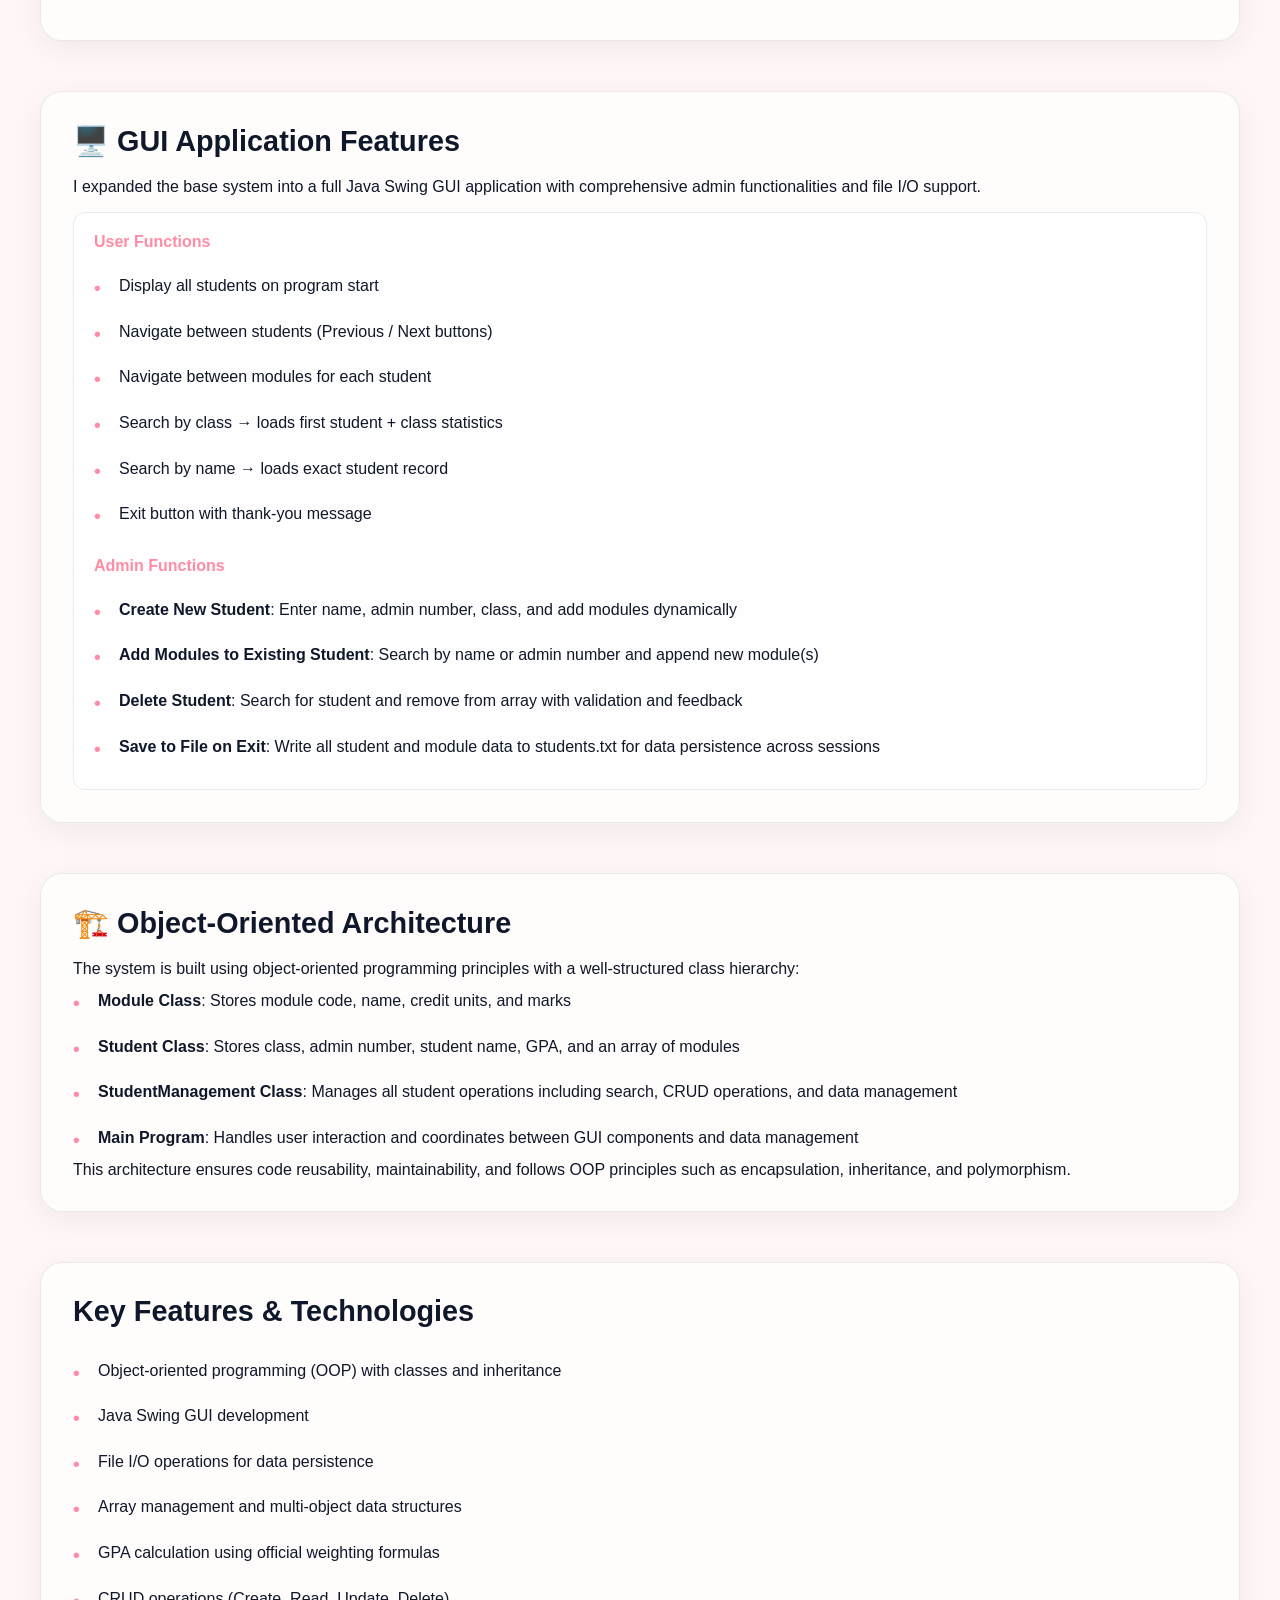
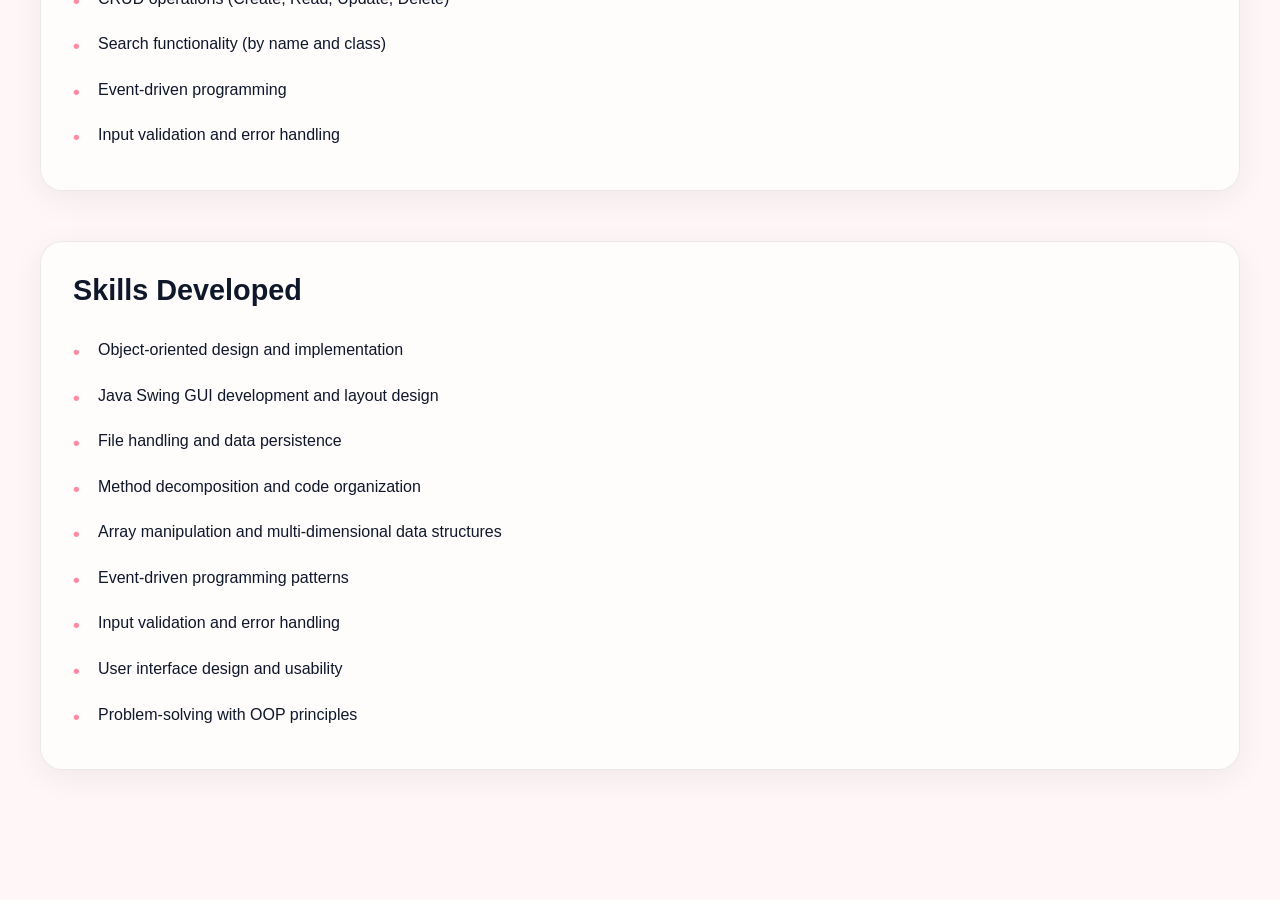
<file: project2.html>
<!DOCTYPE html>
<html lang="en">
<head>
  <meta charset="UTF-8" />
  <meta name="viewport" content="width=device-width, initial-scale=1.0" />
  <title>Mini Student Management System – Portfolio</title>

  <link rel="preconnect" href="https://cdn.jsdelivr.net" crossorigin />

  <!-- External CSS -->
  <link rel="stylesheet" href="css/style.css" />
  <link rel="stylesheet" href="css/project-detail.css" />
</head>
<body>

  <div class="project-detail-container">
    <a href="index.html#projects" class="back-button" aria-label="Back to projects">
      <svg viewBox="0 0 1024 1024">
        <path d="M224 480h640a32 32 0 1 1 0 64H224a32 32 0 0 1 0-64z"></path>
        <path d="m237.248 512 265.408 265.344a32 32 0 0 1-45.312 45.312l-288-288a32 32 0 0 1 0-45.312l288-288a32 32 0 1 1 45.312 45.312L237.248 512z"></path>
      </svg>
      Back
    </a>
    
    <div class="section-header" style="display: flex; justify-content: space-between; align-items: flex-start; gap: 20px; flex-wrap: wrap;">
      <div style="flex: 1; min-width: 300px;">
        <h1 class="section-title">Mini Student Management System</h1>
      </div>
    </div>

    <div class="project-content">
      <p>This project involved developing a comprehensive student management system using Java OOP, Swing GUI, and file I/O. The system simulates a real student information platform capable of displaying student profiles, navigating modules, searching by name or class, computing GPA, and managing student records with data persistence.</p>

      <p>I designed the application using object-oriented principles, creating a Module class to store module code, name, credit units, and marks, and a Student class to store class, admin number, student name, GPA, and an array of modules. The StudentManagement class manages all student operations, providing a clean separation of concerns and maintainable code structure.</p>

      <p>I built an intuitive Java Swing GUI interface using JLabel, JTextField, JTextArea, JButton, and other Swing components. The interface allows users to switch between students and modules easily, with panels updating dynamically based on user actions. Users can display all students on program start, navigate between students using Previous/Next buttons, navigate between modules for each student, and search by class or name to load specific student records.</p>
    </div>

    <div class="project-section">
      <h3>🎯 Core Features</h3>
      <p>The system provides comprehensive functionality for managing student information:</p>
      <ul>
        <li>Display all students with their profiles, modules, and GPA</li>
        <li>Navigate between students and their modules</li>
        <li>Search by name or class with validation</li>
        <li>Compute GPA using official GPA weighting formulas</li>
        <li>Create, update, and delete student records</li>
        <li>Add modules to existing students dynamically</li>
        <li>Save and retrieve data using text file I/O for data persistence</li>
        <li>Class statistics showing number of students and average GPA</li>
      </ul>
      <div style="margin: 40px 0; text-align: center;">
        <img src="images/projects/project2.png" alt="Mini Student Management System" style="width: 100%; max-width: 800px; height: auto; border-radius: 16px; box-shadow: 0 4px 12px rgba(0,0,0,0.1); margin: 0 auto; display: block;" />
      </div>
    </div>

    <div class="project-section">
      <h3>🖥️ GUI Application Features</h3>
      <p>I expanded the base system into a full Java Swing GUI application with comprehensive admin functionalities and file I/O support.</p>

      <div style="background: var(--card-bg); padding: 20px; border-radius: 12px; margin-top: 16px; border: 1px solid var(--border-light);">
        <h4 style="margin-top: 0; margin-bottom: 12px; color: var(--accent);">User Functions</h4>
        <ul style="margin-bottom: 20px;">
          <li>Display all students on program start</li>
          <li>Navigate between students (Previous / Next buttons)</li>
          <li>Navigate between modules for each student</li>
          <li>Search by class → loads first student + class statistics</li>
          <li>Search by name → loads exact student record</li>
          <li>Exit button with thank-you message</li>
        </ul>

        <h4 style="margin-top: 20px; margin-bottom: 12px; color: var(--accent);">Admin Functions</h4>
        <ul>
          <li><strong>Create New Student</strong>: Enter name, admin number, class, and add modules dynamically</li>
          <li><strong>Add Modules to Existing Student</strong>: Search by name or admin number and append new module(s)</li>
          <li><strong>Delete Student</strong>: Search for student and remove from array with validation and feedback</li>
          <li><strong>Save to File on Exit</strong>: Write all student and module data to students.txt for data persistence across sessions</li>
        </ul>
      </div>
    </div>

    <div class="project-section">
      <h3>🏗️ Object-Oriented Architecture</h3>
      <p>The system is built using object-oriented programming principles with a well-structured class hierarchy:</p>
      <ul>
        <li><strong>Module Class</strong>: Stores module code, name, credit units, and marks</li>
        <li><strong>Student Class</strong>: Stores class, admin number, student name, GPA, and an array of modules</li>
        <li><strong>StudentManagement Class</strong>: Manages all student operations including search, CRUD operations, and data management</li>
        <li><strong>Main Program</strong>: Handles user interaction and coordinates between GUI components and data management</li>
      </ul>
      <p>This architecture ensures code reusability, maintainability, and follows OOP principles such as encapsulation, inheritance, and polymorphism.</p>
    </div>

    <div class="project-section">
      <h3>Key Features & Technologies</h3>
      <ul>
        <li>Object-oriented programming (OOP) with classes and inheritance</li>
        <li>Java Swing GUI development</li>
        <li>File I/O operations for data persistence</li>
        <li>Array management and multi-object data structures</li>
        <li>GPA calculation using official weighting formulas</li>
        <li>CRUD operations (Create, Read, Update, Delete)</li>
        <li>Search functionality (by name and class)</li>
        <li>Event-driven programming</li>
        <li>Input validation and error handling</li>
      </ul>
    </div>

    <div class="project-section">
      <h3>Skills Developed</h3>
      <ul>
        <li>Object-oriented design and implementation</li>
        <li>Java Swing GUI development and layout design</li>
        <li>File handling and data persistence</li>
        <li>Method decomposition and code organization</li>
        <li>Array manipulation and multi-dimensional data structures</li>
        <li>Event-driven programming patterns</li>
        <li>Input validation and error handling</li>
        <li>User interface design and usability</li>
        <li>Problem-solving with OOP principles</li>
      </ul>
    </div>

  </div>

  <!-- Scroll to Top Button -->
  <button class="scroll-to-top" id="scrollToTop" aria-label="Scroll to top">
    <svg viewBox="0 0 24 24" fill="currentColor">
      <path d="M7.41 15.41L12 10.83l4.59 4.58L18 14l-6-6-6 6z"/>
    </svg>
  </button>

  <script>
    // Scroll to Top Button
    const scrollToTopBtn = document.getElementById('scrollToTop');
    
    window.addEventListener('scroll', function() {
      if (window.pageYOffset > 300) {
        scrollToTopBtn.classList.add('visible');
      } else {
        scrollToTopBtn.classList.remove('visible');
      }
    });
    
    scrollToTopBtn.addEventListener('click', function() {
      window.scrollTo({
        top: 0,
        behavior: 'smooth'
      });
    });
  </script>

</body>
</html>
</file>
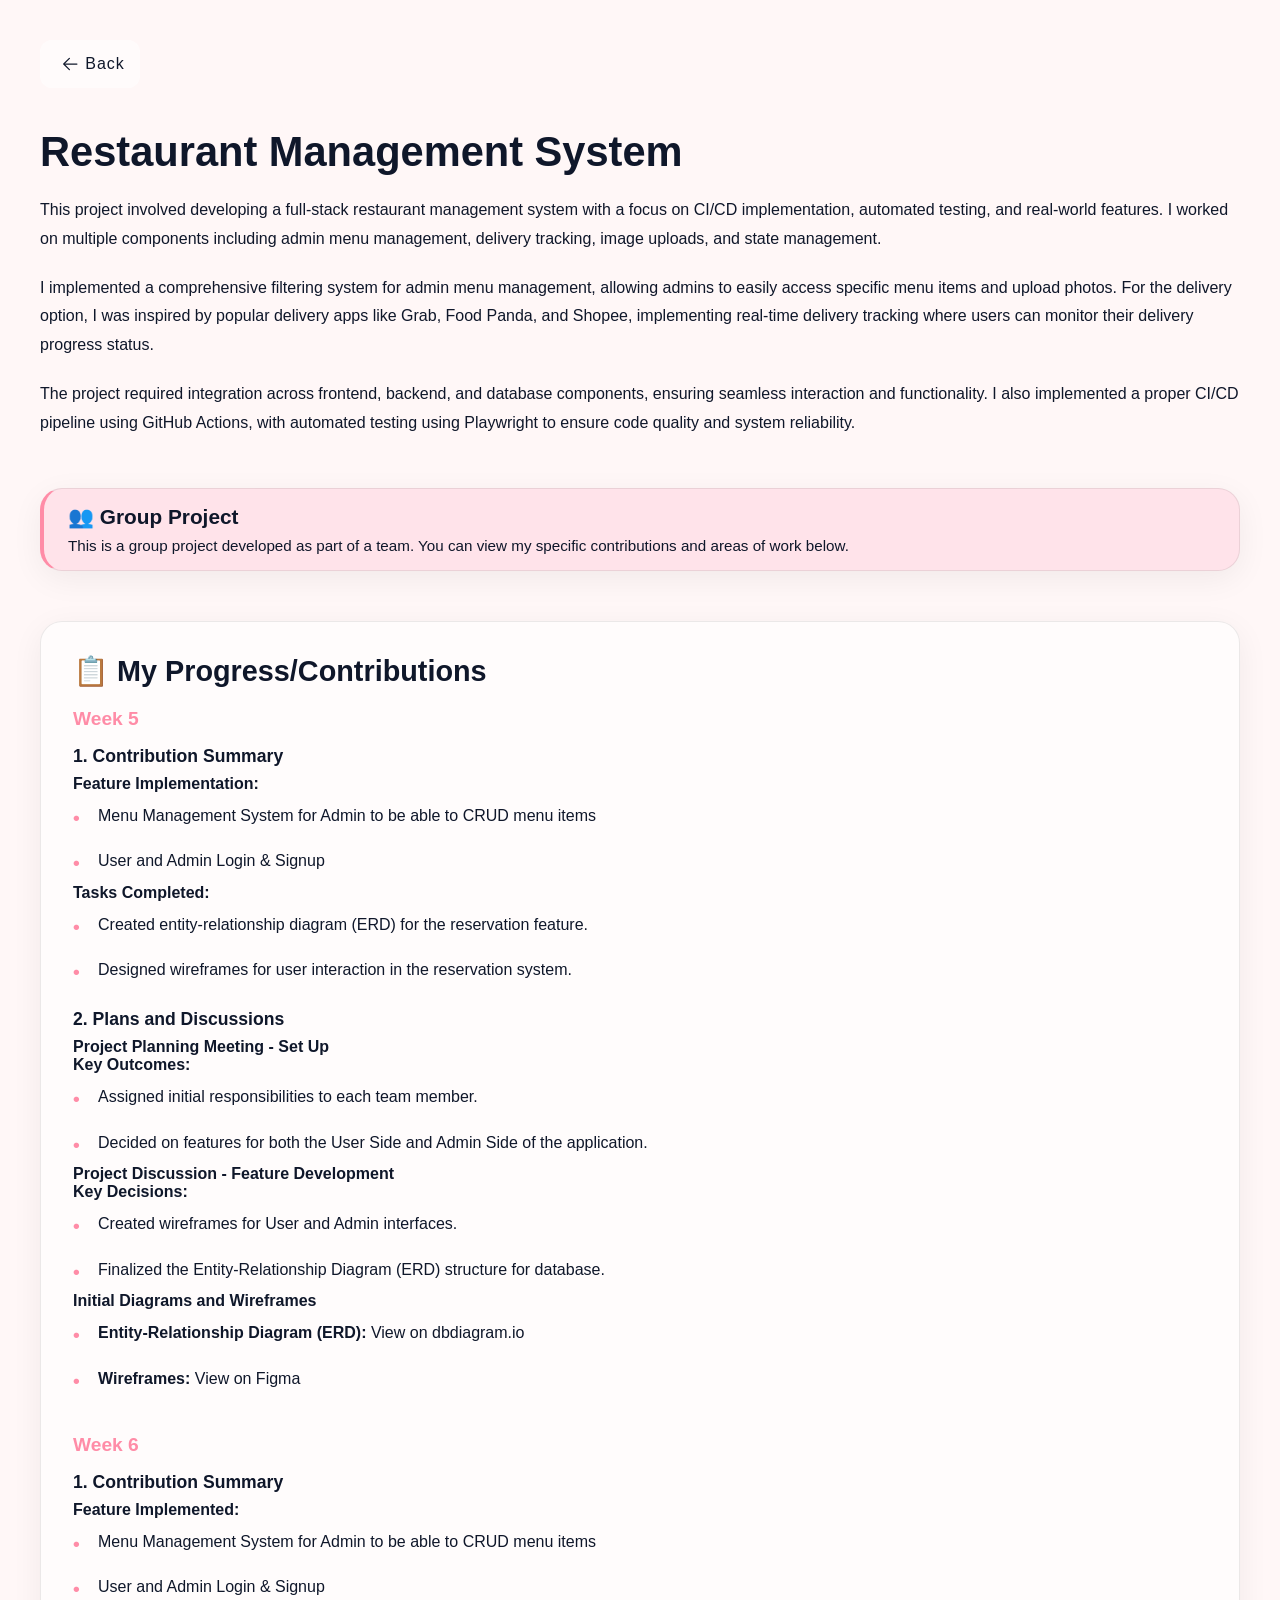
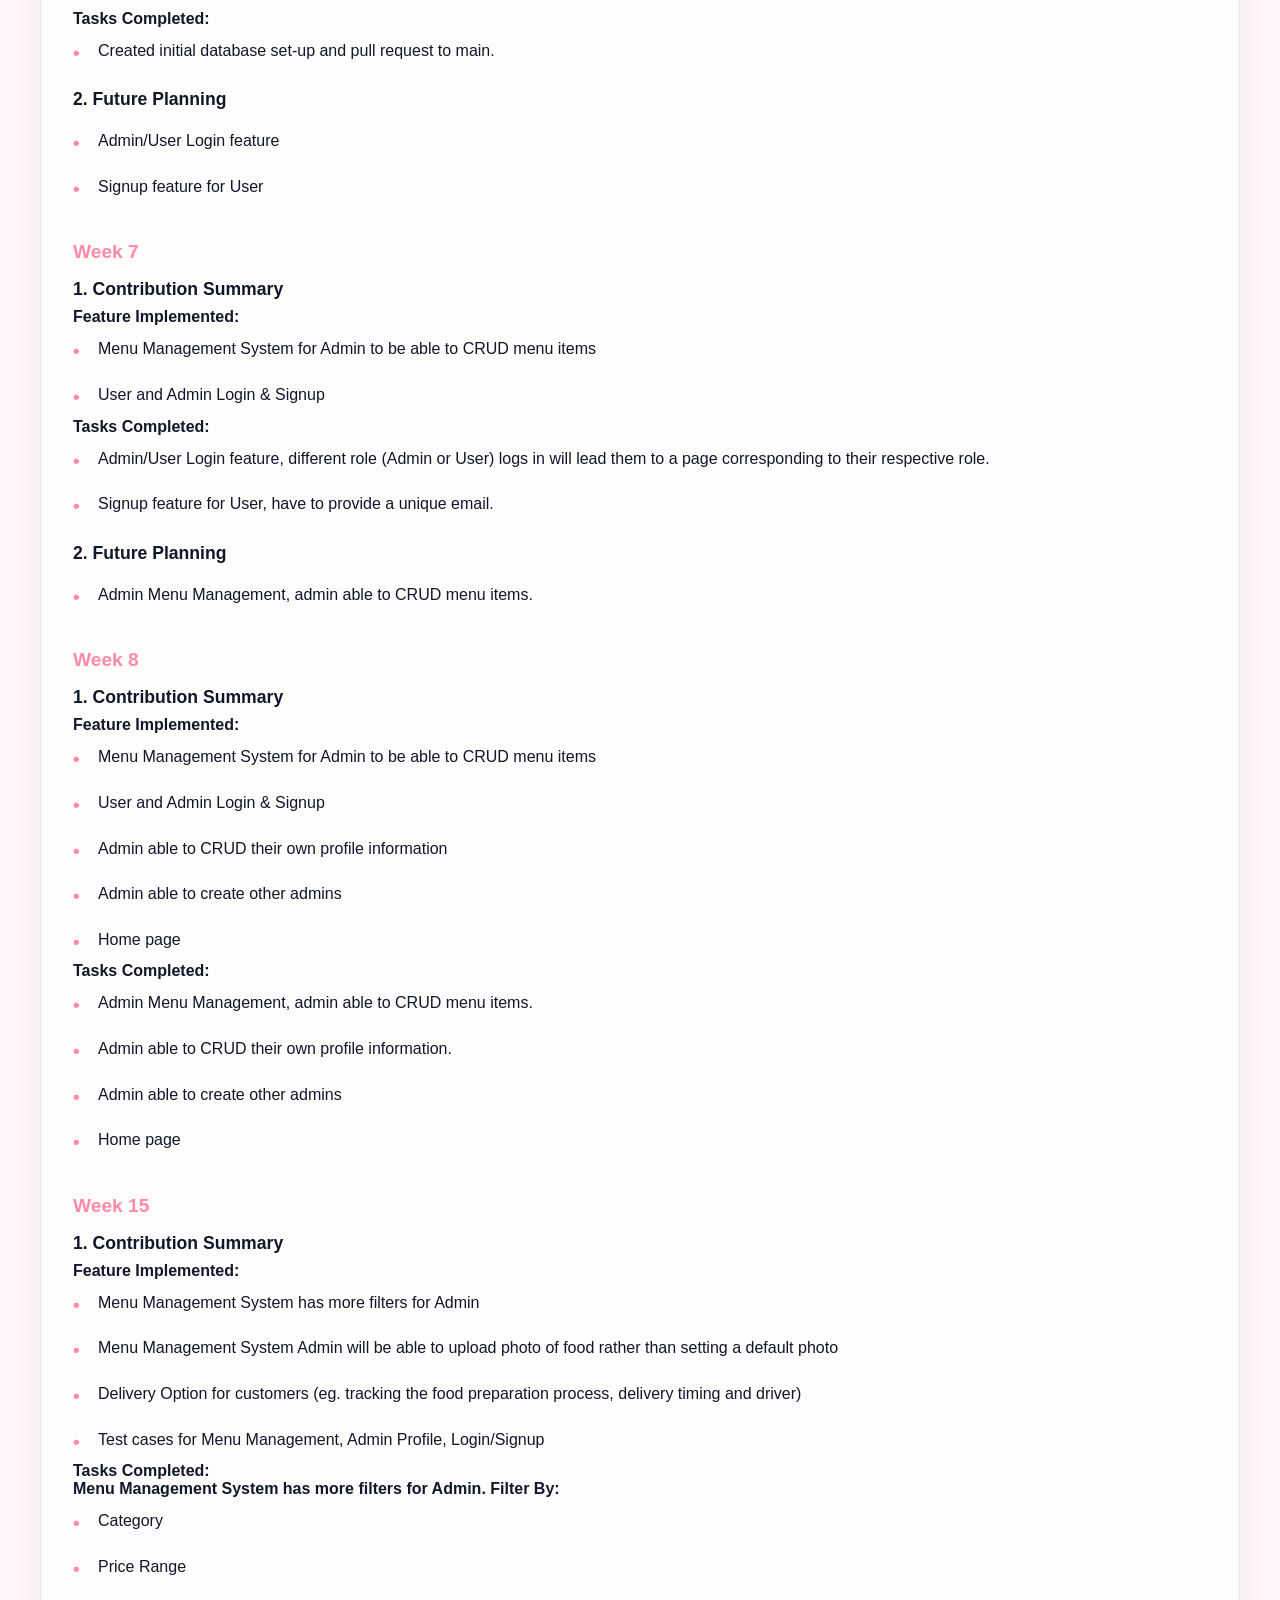
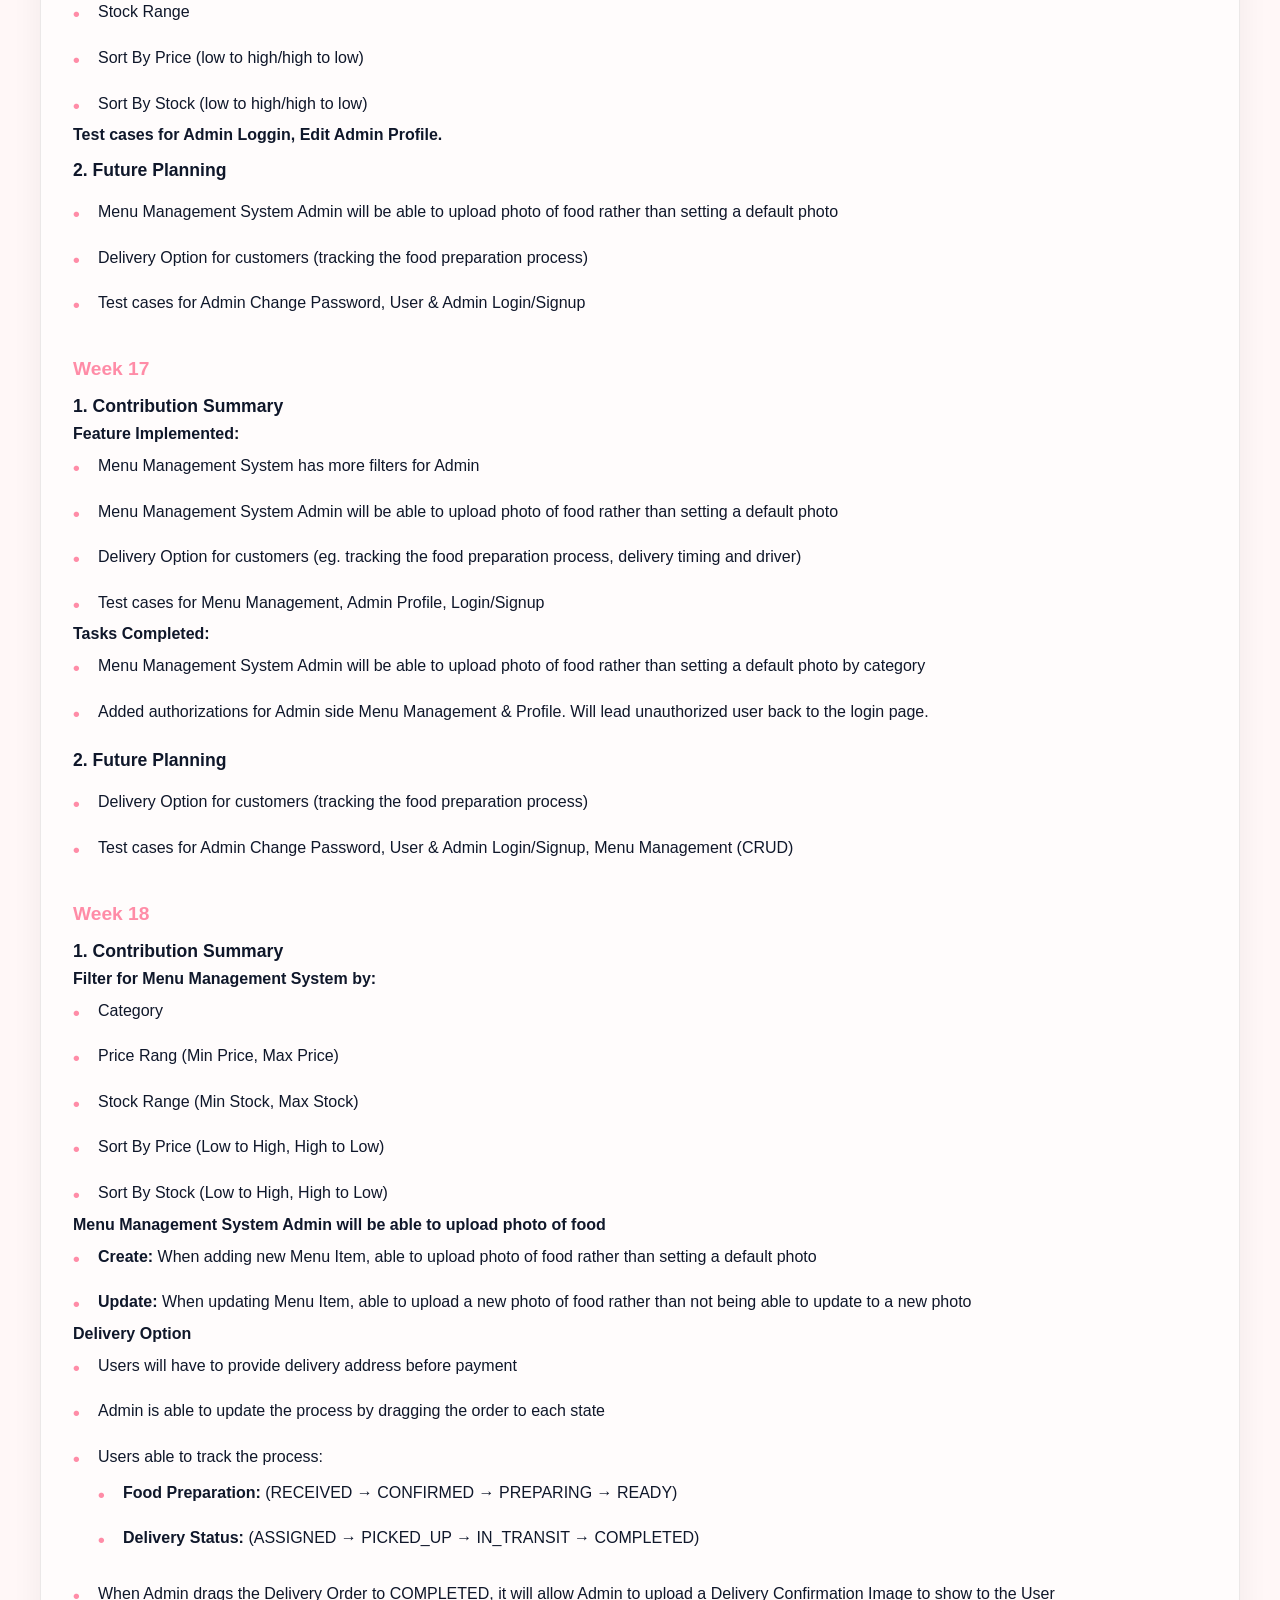
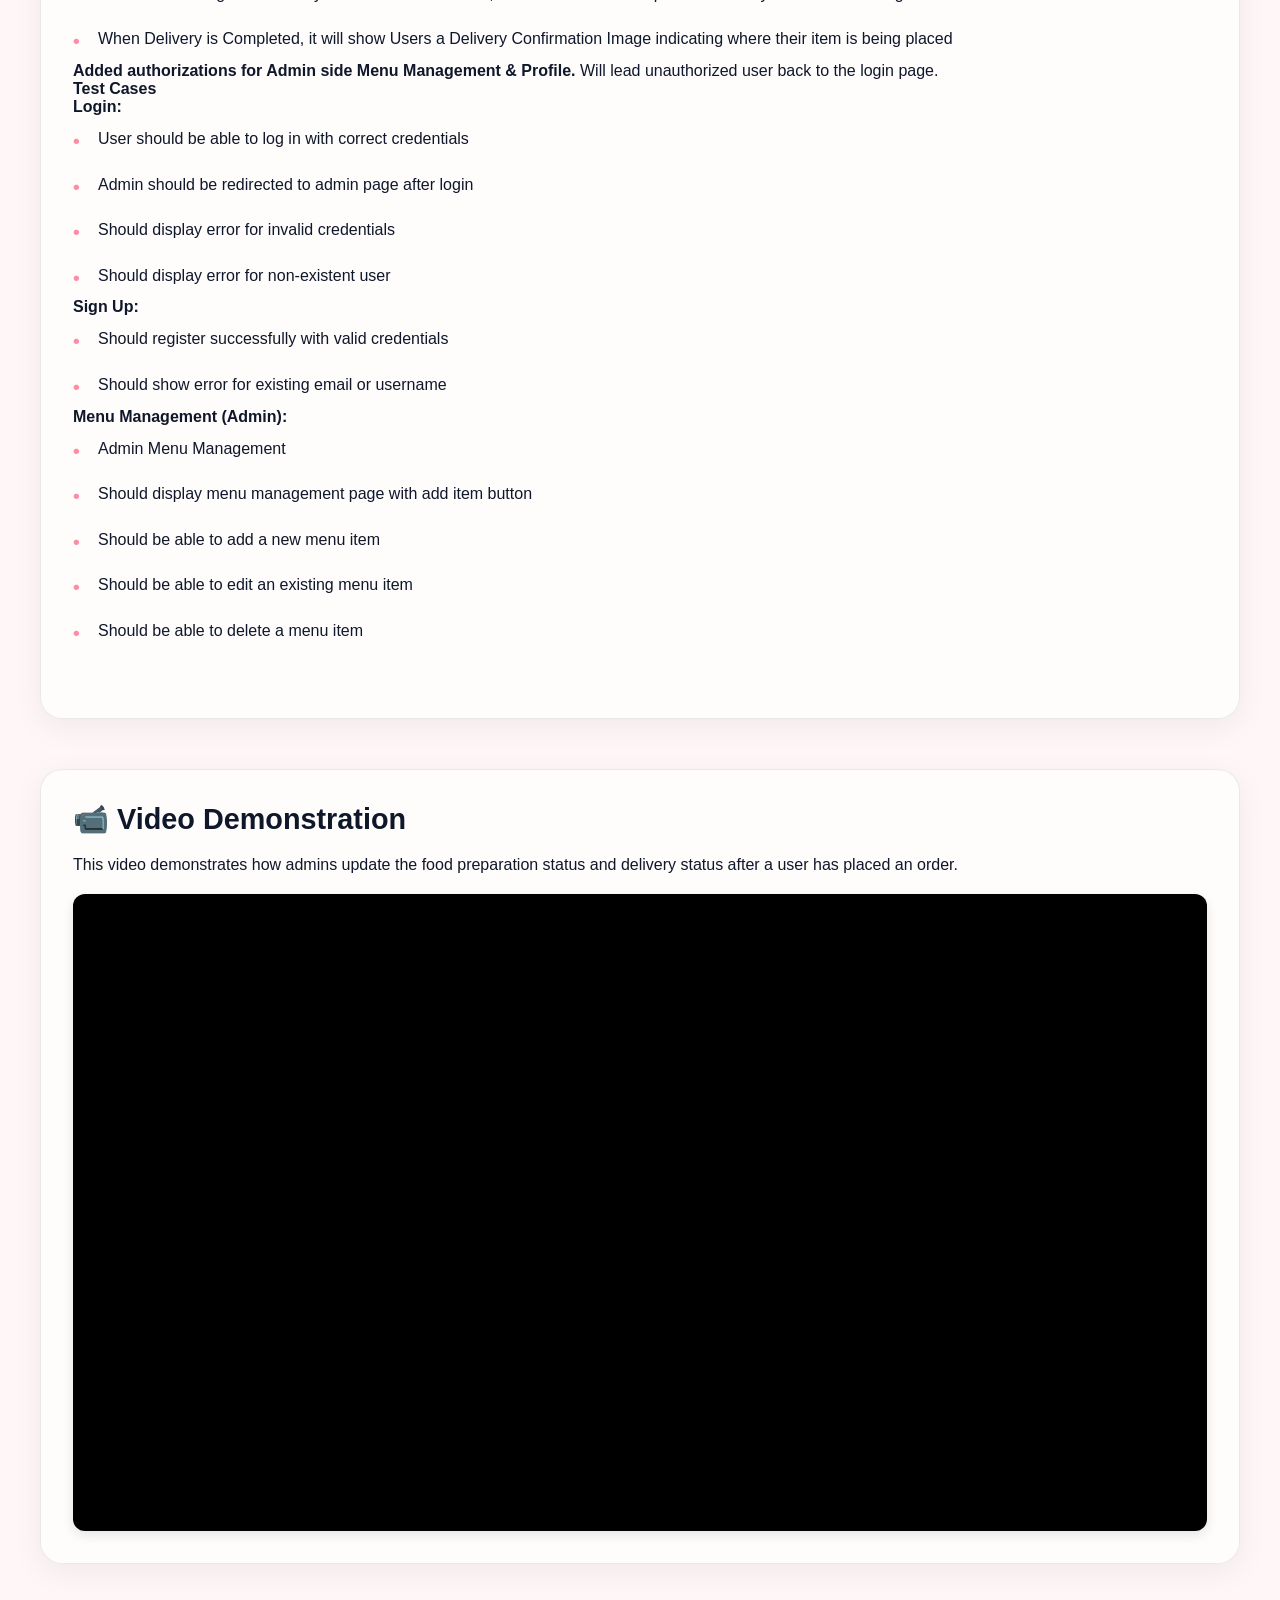
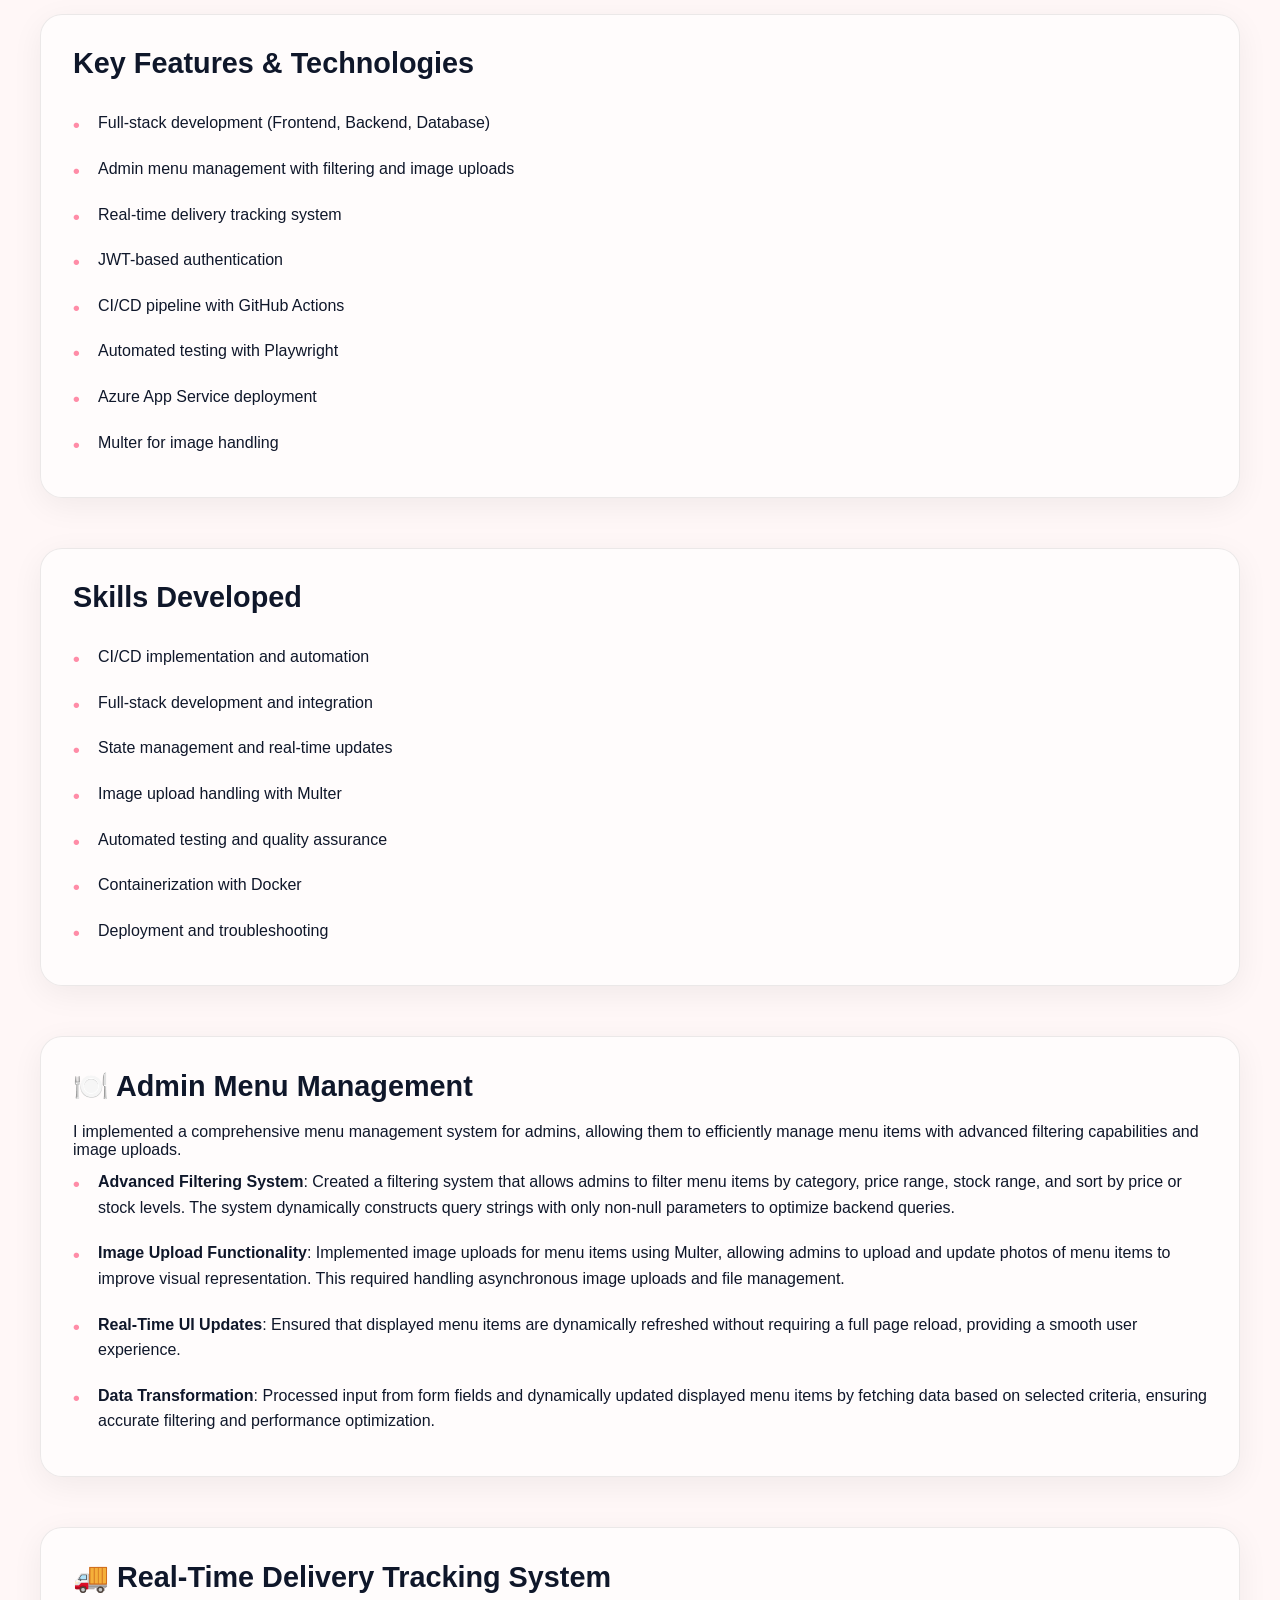
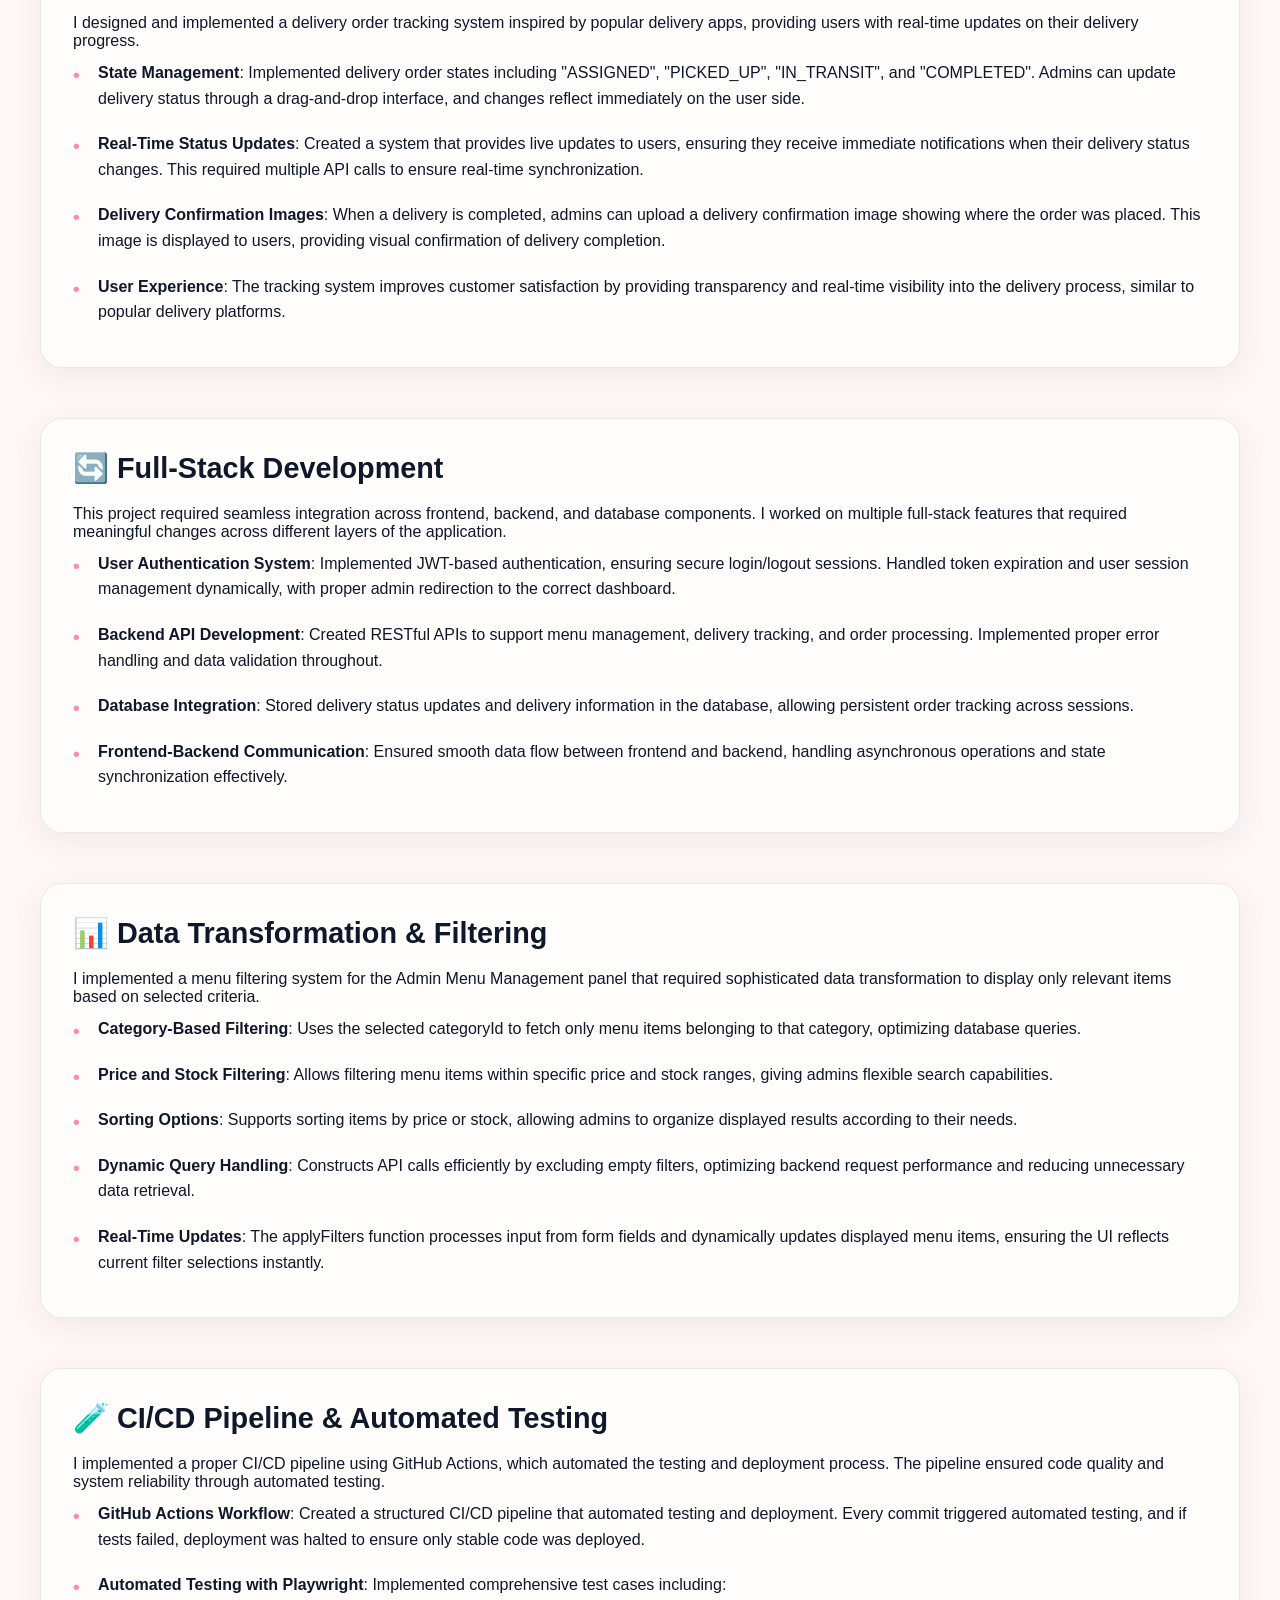
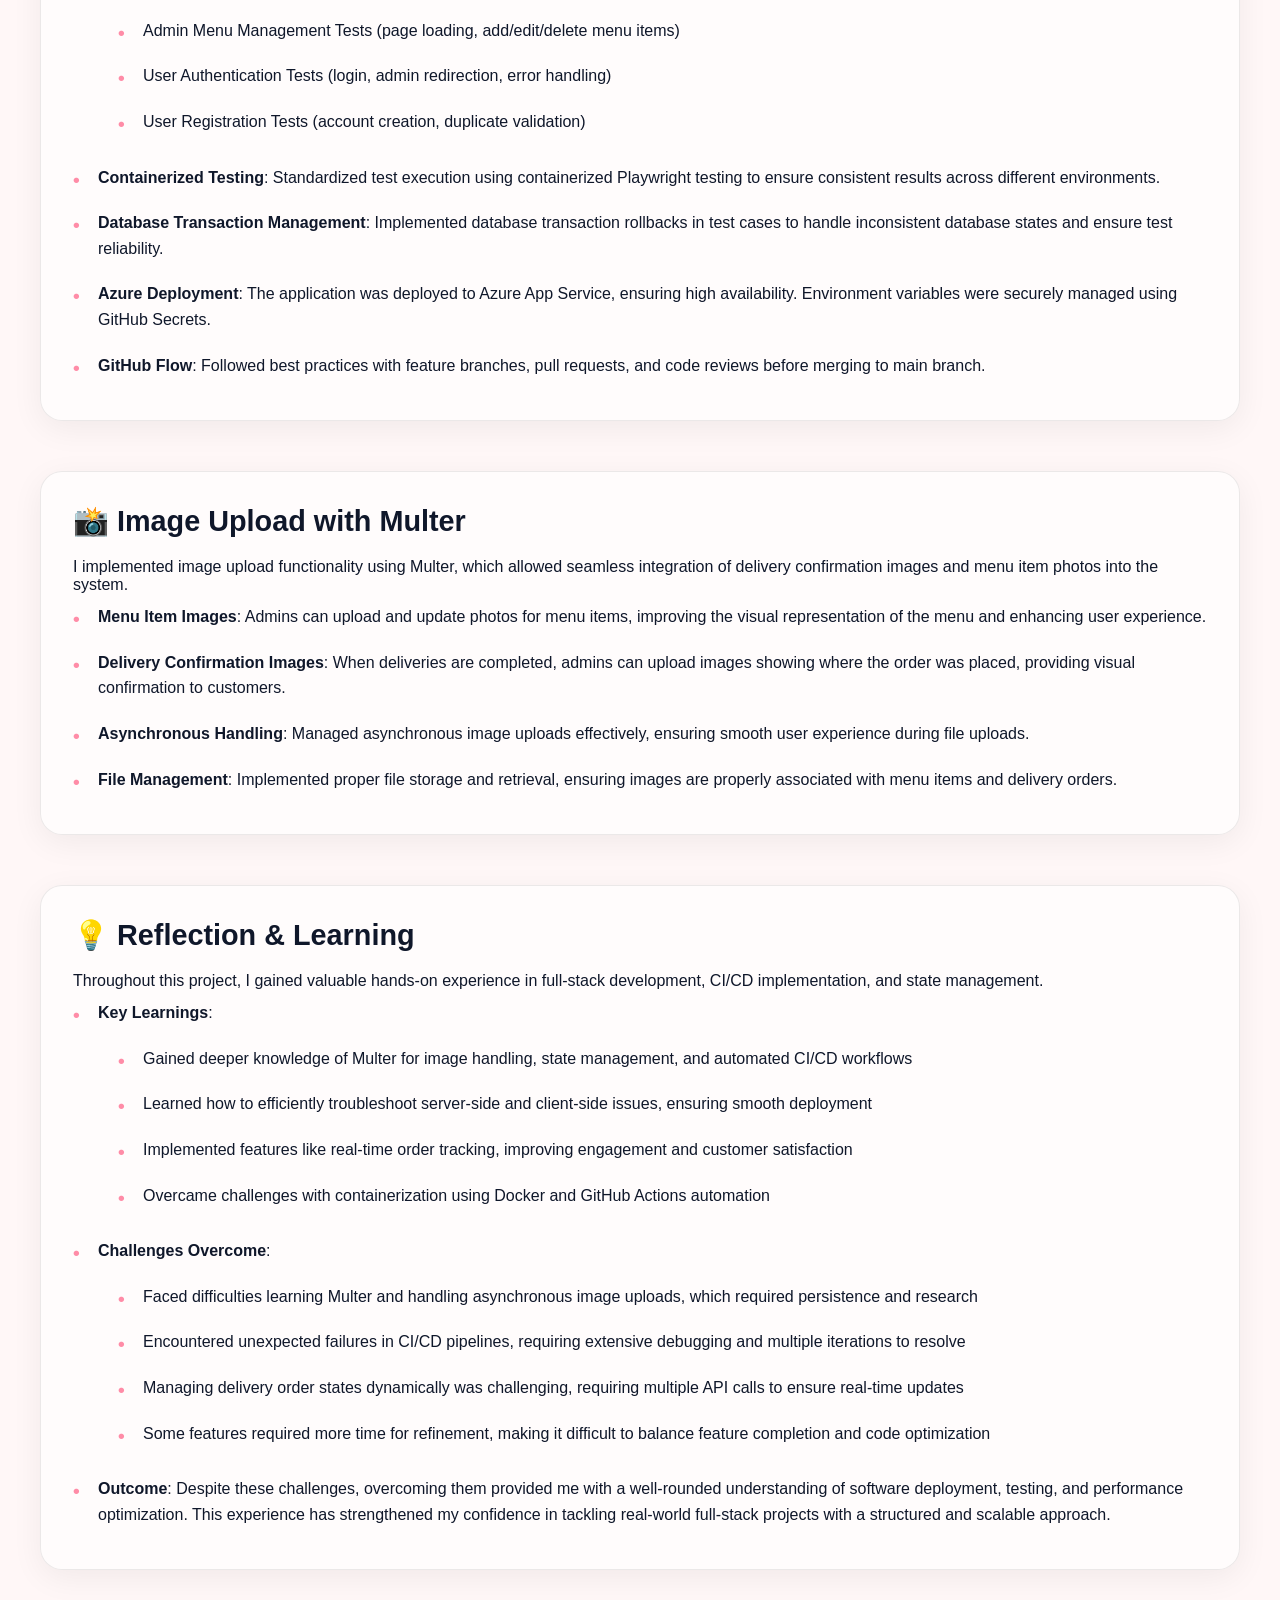
<file: project3.html>
<!DOCTYPE html>
<html lang="en">
<head>
  <meta charset="UTF-8" />
  <meta name="viewport" content="width=device-width, initial-scale=1.0" />
  <title>Restaurant Management System – Portfolio</title>

  <link rel="preconnect" href="https://cdn.jsdelivr.net" crossorigin />

  <!-- External CSS -->
  <link rel="stylesheet" href="css/style.css" />
  <link rel="stylesheet" href="css/project-detail.css" />
</head>
<body>

  <div class="project-detail-container">
    <a href="index.html#projects" class="back-button" aria-label="Back to projects">
      <svg viewBox="0 0 1024 1024">
        <path d="M224 480h640a32 32 0 1 1 0 64H224a32 32 0 0 1 0-64z"></path>
        <path d="m237.248 512 265.408 265.344a32 32 0 0 1-45.312 45.312l-288-288a32 32 0 0 1 0-45.312l288-288a32 32 0 1 1 45.312 45.312L237.248 512z"></path>
      </svg>
      Back
    </a>
    
    <div class="section-header">
      <h1 class="section-title">Restaurant Management System</h1>
    </div>

    <div class="project-content">
      <p>This project involved developing a full-stack restaurant management system with a focus on CI/CD implementation, automated testing, and real-world features. I worked on multiple components including admin menu management, delivery tracking, image uploads, and state management.</p>

      <p>I implemented a comprehensive filtering system for admin menu management, allowing admins to easily access specific menu items and upload photos. For the delivery option, I was inspired by popular delivery apps like Grab, Food Panda, and Shopee, implementing real-time delivery tracking where users can monitor their delivery progress status.</p>

      <p>The project required integration across frontend, backend, and database components, ensuring seamless interaction and functionality. I also implemented a proper CI/CD pipeline using GitHub Actions, with automated testing using Playwright to ensure code quality and system reliability.</p>
    </div>

    <div class="project-section" style="background: var(--accent-light); border-left: 4px solid var(--accent); padding: 16px 24px;">
      <h3 style="font-size: 1.3rem; margin-bottom: 8px;">👥 Group Project</h3>
      <p style="margin: 0; font-size: 0.95rem;">This is a group project developed as part of a team. You can view my specific contributions and areas of work below.</p>
    </div>

    <div class="project-section">
      <h3>📋 My Progress/Contributions</h3>

      <div style="margin-bottom: 32px;">
        <h4 style="font-size: 1.2rem; margin-bottom: 12px; color: var(--accent);">Week 5</h4>
        <h5 style="font-size: 1.1rem; margin-bottom: 8px; margin-top: 16px;">1. Contribution Summary</h5>
        <p><strong>Feature Implementation:</strong></p>
        <ul>
          <li>Menu Management System for Admin to be able to CRUD menu items</li>
          <li>User and Admin Login & Signup</li>
        </ul>
        <p><strong>Tasks Completed:</strong></p>
        <ul>
          <li>Created entity-relationship diagram (ERD) for the reservation feature.</li>
          <li>Designed wireframes for user interaction in the reservation system.</li>
        </ul>
        <h5 style="font-size: 1.1rem; margin-bottom: 8px; margin-top: 16px;">2. Plans and Discussions</h5>
        <p><strong>Project Planning Meeting - Set Up</strong></p>
        <p><strong>Key Outcomes:</strong></p>
        <ul>
          <li>Assigned initial responsibilities to each team member.</li>
          <li>Decided on features for both the User Side and Admin Side of the application.</li>
        </ul>
        <p><strong>Project Discussion - Feature Development</strong></p>
        <p><strong>Key Decisions:</strong></p>
        <ul>
          <li>Created wireframes for User and Admin interfaces.</li>
          <li>Finalized the Entity-Relationship Diagram (ERD) structure for database.</li>
        </ul>
        <p><strong>Initial Diagrams and Wireframes</strong></p>
        <ul>
          <li><strong>Entity-Relationship Diagram (ERD):</strong> View on dbdiagram.io</li>
          <li><strong>Wireframes:</strong> View on Figma</li>
        </ul>
      </div>

      <div style="margin-bottom: 32px;">
        <h4 style="font-size: 1.2rem; margin-bottom: 12px; color: var(--accent);">Week 6</h4>
        <h5 style="font-size: 1.1rem; margin-bottom: 8px; margin-top: 16px;">1. Contribution Summary</h5>
        <p><strong>Feature Implemented:</strong></p>
        <ul>
          <li>Menu Management System for Admin to be able to CRUD menu items</li>
          <li>User and Admin Login & Signup</li>
        </ul>
        <p><strong>Tasks Completed:</strong></p>
        <ul>
          <li>Created initial database set-up and pull request to main.</li>
        </ul>
        <h5 style="font-size: 1.1rem; margin-bottom: 8px; margin-top: 16px;">2. Future Planning</h5>
        <ul>
          <li>Admin/User Login feature</li>
          <li>Signup feature for User</li>
        </ul>
      </div>

      <div style="margin-bottom: 32px;">
        <h4 style="font-size: 1.2rem; margin-bottom: 12px; color: var(--accent);">Week 7</h4>
        <h5 style="font-size: 1.1rem; margin-bottom: 8px; margin-top: 16px;">1. Contribution Summary</h5>
        <p><strong>Feature Implemented:</strong></p>
        <ul>
          <li>Menu Management System for Admin to be able to CRUD menu items</li>
          <li>User and Admin Login & Signup</li>
        </ul>
        <p><strong>Tasks Completed:</strong></p>
        <ul>
          <li>Admin/User Login feature, different role (Admin or User) logs in will lead them to a page corresponding to their respective role.</li>
          <li>Signup feature for User, have to provide a unique email.</li>
        </ul>
        <h5 style="font-size: 1.1rem; margin-bottom: 8px; margin-top: 16px;">2. Future Planning</h5>
        <ul>
          <li>Admin Menu Management, admin able to CRUD menu items.</li>
        </ul>
      </div>

      <div style="margin-bottom: 32px;">
        <h4 style="font-size: 1.2rem; margin-bottom: 12px; color: var(--accent);">Week 8</h4>
        <h5 style="font-size: 1.1rem; margin-bottom: 8px; margin-top: 16px;">1. Contribution Summary</h5>
        <p><strong>Feature Implemented:</strong></p>
        <ul>
          <li>Menu Management System for Admin to be able to CRUD menu items</li>
          <li>User and Admin Login & Signup</li>
          <li>Admin able to CRUD their own profile information</li>
          <li>Admin able to create other admins</li>
          <li>Home page</li>
        </ul>
        <p><strong>Tasks Completed:</strong></p>
        <ul>
          <li>Admin Menu Management, admin able to CRUD menu items.</li>
          <li>Admin able to CRUD their own profile information.</li>
          <li>Admin able to create other admins</li>
          <li>Home page</li>
        </ul>
      </div>

      <div style="margin-bottom: 32px;">
        <h4 style="font-size: 1.2rem; margin-bottom: 12px; color: var(--accent);">Week 15</h4>
        <h5 style="font-size: 1.1rem; margin-bottom: 8px; margin-top: 16px;">1. Contribution Summary</h5>
        <p><strong>Feature Implemented:</strong></p>
        <ul>
          <li>Menu Management System has more filters for Admin</li>
          <li>Menu Management System Admin will be able to upload photo of food rather than setting a default photo</li>
          <li>Delivery Option for customers (eg. tracking the food preparation process, delivery timing and driver)</li>
          <li>Test cases for Menu Management, Admin Profile, Login/Signup</li>
        </ul>
        <p><strong>Tasks Completed:</strong></p>
        <p><strong>Menu Management System has more filters for Admin. Filter By:</strong></p>
        <ul>
          <li>Category</li>
          <li>Price Range</li>
          <li>Stock Range</li>
          <li>Sort By Price (low to high/high to low)</li>
          <li>Sort By Stock (low to high/high to low)</li>
        </ul>
        <p><strong>Test cases for Admin Loggin, Edit Admin Profile.</strong></p>
        <h5 style="font-size: 1.1rem; margin-bottom: 8px; margin-top: 16px;">2. Future Planning</h5>
        <ul>
          <li>Menu Management System Admin will be able to upload photo of food rather than setting a default photo</li>
          <li>Delivery Option for customers (tracking the food preparation process)</li>
          <li>Test cases for Admin Change Password, User & Admin Login/Signup</li>
        </ul>
      </div>

      <div style="margin-bottom: 32px;">
        <h4 style="font-size: 1.2rem; margin-bottom: 12px; color: var(--accent);">Week 17</h4>
        <h5 style="font-size: 1.1rem; margin-bottom: 8px; margin-top: 16px;">1. Contribution Summary</h5>
        <p><strong>Feature Implemented:</strong></p>
        <ul>
          <li>Menu Management System has more filters for Admin</li>
          <li>Menu Management System Admin will be able to upload photo of food rather than setting a default photo</li>
          <li>Delivery Option for customers (eg. tracking the food preparation process, delivery timing and driver)</li>
          <li>Test cases for Menu Management, Admin Profile, Login/Signup</li>
        </ul>
        <p><strong>Tasks Completed:</strong></p>
        <ul>
          <li>Menu Management System Admin will be able to upload photo of food rather than setting a default photo by category</li>
          <li>Added authorizations for Admin side Menu Management & Profile. Will lead unauthorized user back to the login page.</li>
        </ul>
        <h5 style="font-size: 1.1rem; margin-bottom: 8px; margin-top: 16px;">2. Future Planning</h5>
        <ul>
          <li>Delivery Option for customers (tracking the food preparation process)</li>
          <li>Test cases for Admin Change Password, User & Admin Login/Signup, Menu Management (CRUD)</li>
        </ul>
      </div>

      <div style="margin-bottom: 32px;">
        <h4 style="font-size: 1.2rem; margin-bottom: 12px; color: var(--accent);">Week 18</h4>
        <h5 style="font-size: 1.1rem; margin-bottom: 8px; margin-top: 16px;">1. Contribution Summary</h5>
        <p><strong>Filter for Menu Management System by:</strong></p>
        <ul>
          <li>Category</li>
          <li>Price Rang (Min Price, Max Price)</li>
          <li>Stock Range (Min Stock, Max Stock)</li>
          <li>Sort By Price (Low to High, High to Low)</li>
          <li>Sort By Stock (Low to High, High to Low)</li>
        </ul>
        <p><strong>Menu Management System Admin will be able to upload photo of food</strong></p>
        <ul>
          <li><strong>Create:</strong> When adding new Menu Item, able to upload photo of food rather than setting a default photo</li>
          <li><strong>Update:</strong> When updating Menu Item, able to upload a new photo of food rather than not being able to update to a new photo</li>
        </ul>
        <p><strong>Delivery Option</strong></p>
        <ul>
          <li>Users will have to provide delivery address before payment</li>
          <li>Admin is able to update the process by dragging the order to each state</li>
          <li>Users able to track the process:
            <ul>
              <li><strong>Food Preparation:</strong> (RECEIVED → CONFIRMED → PREPARING → READY)</li>
              <li><strong>Delivery Status:</strong> (ASSIGNED → PICKED_UP → IN_TRANSIT → COMPLETED)</li>
            </ul>
          </li>
          <li>When Admin drags the Delivery Order to COMPLETED, it will allow Admin to upload a Delivery Confirmation Image to show to the User</li>
          <li>When Delivery is Completed, it will show Users a Delivery Confirmation Image indicating where their item is being placed</li>
        </ul>
        <p><strong>Added authorizations for Admin side Menu Management & Profile.</strong> Will lead unauthorized user back to the login page.</p>
        <p><strong>Test Cases</strong></p>
        <p><strong>Login:</strong></p>
        <ul>
          <li>User should be able to log in with correct credentials</li>
          <li>Admin should be redirected to admin page after login</li>
          <li>Should display error for invalid credentials</li>
          <li>Should display error for non-existent user</li>
        </ul>
        <p><strong>Sign Up:</strong></p>
        <ul>
          <li>Should register successfully with valid credentials</li>
          <li>Should show error for existing email or username</li>
        </ul>
        <p><strong>Menu Management (Admin):</strong></p>
        <ul>
          <li>Admin Menu Management</li>
          <li>Should display menu management page with add item button</li>
          <li>Should be able to add a new menu item</li>
          <li>Should be able to edit an existing menu item</li>
          <li>Should be able to delete a menu item</li>
        </ul>
      </div>
    </div>

    <div class="project-section">
      <h3>📹 Video Demonstration</h3>
      <p>This video demonstrates how admins update the food preparation status and delivery status after a user has placed an order.</p>
      <div class="video-container">
        <iframe 
          src="https://www.youtube.com/embed/akpDt_Z5Q4o" 
          frameborder="0" 
          allow="accelerometer; autoplay; clipboard-write; encrypted-media; gyroscope; picture-in-picture" 
          allowfullscreen
          title="Restaurant Management System - Admin Order Status Update Demo">
        </iframe>
      </div>
    </div>


    <div class="project-section">
      <h3>Key Features & Technologies</h3>
      <ul>
        <li>Full-stack development (Frontend, Backend, Database)</li>
        <li>Admin menu management with filtering and image uploads</li>
        <li>Real-time delivery tracking system</li>
        <li>JWT-based authentication</li>
        <li>CI/CD pipeline with GitHub Actions</li>
        <li>Automated testing with Playwright</li>
        <li>Azure App Service deployment</li>
        <li>Multer for image handling</li>
      </ul>
    </div>

    <div class="project-section">
      <h3>Skills Developed</h3>
      <ul>
        <li>CI/CD implementation and automation</li>
        <li>Full-stack development and integration</li>
        <li>State management and real-time updates</li>
        <li>Image upload handling with Multer</li>
        <li>Automated testing and quality assurance</li>
        <li>Containerization with Docker</li>
        <li>Deployment and troubleshooting</li>
      </ul>
    </div>

    <div class="project-section">
      <h3>🍽️ Admin Menu Management</h3>
      <p>I implemented a comprehensive menu management system for admins, allowing them to efficiently manage menu items with advanced filtering capabilities and image uploads.</p>
      <ul>
        <li><strong>Advanced Filtering System</strong>: Created a filtering system that allows admins to filter menu items by category, price range, stock range, and sort by price or stock levels. The system dynamically constructs query strings with only non-null parameters to optimize backend queries.</li>
        <li><strong>Image Upload Functionality</strong>: Implemented image uploads for menu items using Multer, allowing admins to upload and update photos of menu items to improve visual representation. This required handling asynchronous image uploads and file management.</li>
        <li><strong>Real-Time UI Updates</strong>: Ensured that displayed menu items are dynamically refreshed without requiring a full page reload, providing a smooth user experience.</li>
        <li><strong>Data Transformation</strong>: Processed input from form fields and dynamically updated displayed menu items by fetching data based on selected criteria, ensuring accurate filtering and performance optimization.</li>
      </ul>
    </div>

    <div class="project-section">
      <h3>🚚 Real-Time Delivery Tracking System</h3>
      <p>I designed and implemented a delivery order tracking system inspired by popular delivery apps, providing users with real-time updates on their delivery progress.</p>
      <ul>
        <li><strong>State Management</strong>: Implemented delivery order states including "ASSIGNED", "PICKED_UP", "IN_TRANSIT", and "COMPLETED". Admins can update delivery status through a drag-and-drop interface, and changes reflect immediately on the user side.</li>
        <li><strong>Real-Time Status Updates</strong>: Created a system that provides live updates to users, ensuring they receive immediate notifications when their delivery status changes. This required multiple API calls to ensure real-time synchronization.</li>
        <li><strong>Delivery Confirmation Images</strong>: When a delivery is completed, admins can upload a delivery confirmation image showing where the order was placed. This image is displayed to users, providing visual confirmation of delivery completion.</li>
        <li><strong>User Experience</strong>: The tracking system improves customer satisfaction by providing transparency and real-time visibility into the delivery process, similar to popular delivery platforms.</li>
      </ul>
    </div>

    <div class="project-section">
      <h3>🔄 Full-Stack Development</h3>
      <p>This project required seamless integration across frontend, backend, and database components. I worked on multiple full-stack features that required meaningful changes across different layers of the application.</p>
      <ul>
        <li><strong>User Authentication System</strong>: Implemented JWT-based authentication, ensuring secure login/logout sessions. Handled token expiration and user session management dynamically, with proper admin redirection to the correct dashboard.</li>
        <li><strong>Backend API Development</strong>: Created RESTful APIs to support menu management, delivery tracking, and order processing. Implemented proper error handling and data validation throughout.</li>
        <li><strong>Database Integration</strong>: Stored delivery status updates and delivery information in the database, allowing persistent order tracking across sessions.</li>
        <li><strong>Frontend-Backend Communication</strong>: Ensured smooth data flow between frontend and backend, handling asynchronous operations and state synchronization effectively.</li>
      </ul>
    </div>

    <div class="project-section">
      <h3>📊 Data Transformation & Filtering</h3>
      <p>I implemented a menu filtering system for the Admin Menu Management panel that required sophisticated data transformation to display only relevant items based on selected criteria.</p>
      <ul>
        <li><strong>Category-Based Filtering</strong>: Uses the selected categoryId to fetch only menu items belonging to that category, optimizing database queries.</li>
        <li><strong>Price and Stock Filtering</strong>: Allows filtering menu items within specific price and stock ranges, giving admins flexible search capabilities.</li>
        <li><strong>Sorting Options</strong>: Supports sorting items by price or stock, allowing admins to organize displayed results according to their needs.</li>
        <li><strong>Dynamic Query Handling</strong>: Constructs API calls efficiently by excluding empty filters, optimizing backend request performance and reducing unnecessary data retrieval.</li>
        <li><strong>Real-Time Updates</strong>: The applyFilters function processes input from form fields and dynamically updates displayed menu items, ensuring the UI reflects current filter selections instantly.</li>
      </ul>
    </div>

    <div class="project-section">
      <h3>🧪 CI/CD Pipeline & Automated Testing</h3>
      <p>I implemented a proper CI/CD pipeline using GitHub Actions, which automated the testing and deployment process. The pipeline ensured code quality and system reliability through automated testing.</p>
      <ul>
        <li><strong>GitHub Actions Workflow</strong>: Created a structured CI/CD pipeline that automated testing and deployment. Every commit triggered automated testing, and if tests failed, deployment was halted to ensure only stable code was deployed.</li>
        <li><strong>Automated Testing with Playwright</strong>: Implemented comprehensive test cases including:
          <ul style="margin-top: 10px; padding-left: 20px;">
            <li>Admin Menu Management Tests (page loading, add/edit/delete menu items)</li>
            <li>User Authentication Tests (login, admin redirection, error handling)</li>
            <li>User Registration Tests (account creation, duplicate validation)</li>
          </ul>
        </li>
        <li><strong>Containerized Testing</strong>: Standardized test execution using containerized Playwright testing to ensure consistent results across different environments.</li>
        <li><strong>Database Transaction Management</strong>: Implemented database transaction rollbacks in test cases to handle inconsistent database states and ensure test reliability.</li>
        <li><strong>Azure Deployment</strong>: The application was deployed to Azure App Service, ensuring high availability. Environment variables were securely managed using GitHub Secrets.</li>
        <li><strong>GitHub Flow</strong>: Followed best practices with feature branches, pull requests, and code reviews before merging to main branch.</li>
      </ul>
    </div>

    <div class="project-section">
      <h3>📸 Image Upload with Multer</h3>
      <p>I implemented image upload functionality using Multer, which allowed seamless integration of delivery confirmation images and menu item photos into the system.</p>
      <ul>
        <li><strong>Menu Item Images</strong>: Admins can upload and update photos for menu items, improving the visual representation of the menu and enhancing user experience.</li>
        <li><strong>Delivery Confirmation Images</strong>: When deliveries are completed, admins can upload images showing where the order was placed, providing visual confirmation to customers.</li>
        <li><strong>Asynchronous Handling</strong>: Managed asynchronous image uploads effectively, ensuring smooth user experience during file uploads.</li>
        <li><strong>File Management</strong>: Implemented proper file storage and retrieval, ensuring images are properly associated with menu items and delivery orders.</li>
      </ul>
    </div>

    <div class="project-section">
      <h3>💡 Reflection & Learning</h3>
      <p>Throughout this project, I gained valuable hands-on experience in full-stack development, CI/CD implementation, and state management.</p>
      <ul>
        <li><strong>Key Learnings</strong>: 
          <ul style="margin-top: 10px; padding-left: 20px;">
            <li>Gained deeper knowledge of Multer for image handling, state management, and automated CI/CD workflows</li>
            <li>Learned how to efficiently troubleshoot server-side and client-side issues, ensuring smooth deployment</li>
            <li>Implemented features like real-time order tracking, improving engagement and customer satisfaction</li>
            <li>Overcame challenges with containerization using Docker and GitHub Actions automation</li>
          </ul>
        </li>
        <li><strong>Challenges Overcome</strong>:
          <ul style="margin-top: 10px; padding-left: 20px;">
            <li>Faced difficulties learning Multer and handling asynchronous image uploads, which required persistence and research</li>
            <li>Encountered unexpected failures in CI/CD pipelines, requiring extensive debugging and multiple iterations to resolve</li>
            <li>Managing delivery order states dynamically was challenging, requiring multiple API calls to ensure real-time updates</li>
            <li>Some features required more time for refinement, making it difficult to balance feature completion and code optimization</li>
          </ul>
        </li>
        <li><strong>Outcome</strong>: Despite these challenges, overcoming them provided me with a well-rounded understanding of software deployment, testing, and performance optimization. This experience has strengthened my confidence in tackling real-world full-stack projects with a structured and scalable approach.</li>
      </ul>
    </div>

  </div>

  <!-- Scroll to Top Button -->
  <button class="scroll-to-top" id="scrollToTop" aria-label="Scroll to top">
    <svg viewBox="0 0 24 24" fill="currentColor">
      <path d="M7.41 15.41L12 10.83l4.59 4.58L18 14l-6-6-6 6z"/>
    </svg>
  </button>

  <!-- External JS -->
  <script src="js/script.js"></script>
  <script>
    // Scroll to Top Button
    const scrollToTopBtn = document.getElementById('scrollToTop');
    
    window.addEventListener('scroll', function() {
      if (window.pageYOffset > 300) {
        scrollToTopBtn.classList.add('visible');
      } else {
        scrollToTopBtn.classList.remove('visible');
      }
    });
    
    scrollToTopBtn.addEventListener('click', function() {
      window.scrollTo({
        top: 0,
        behavior: 'smooth'
      });
    });
  </script>

</body>
</html>
</file>
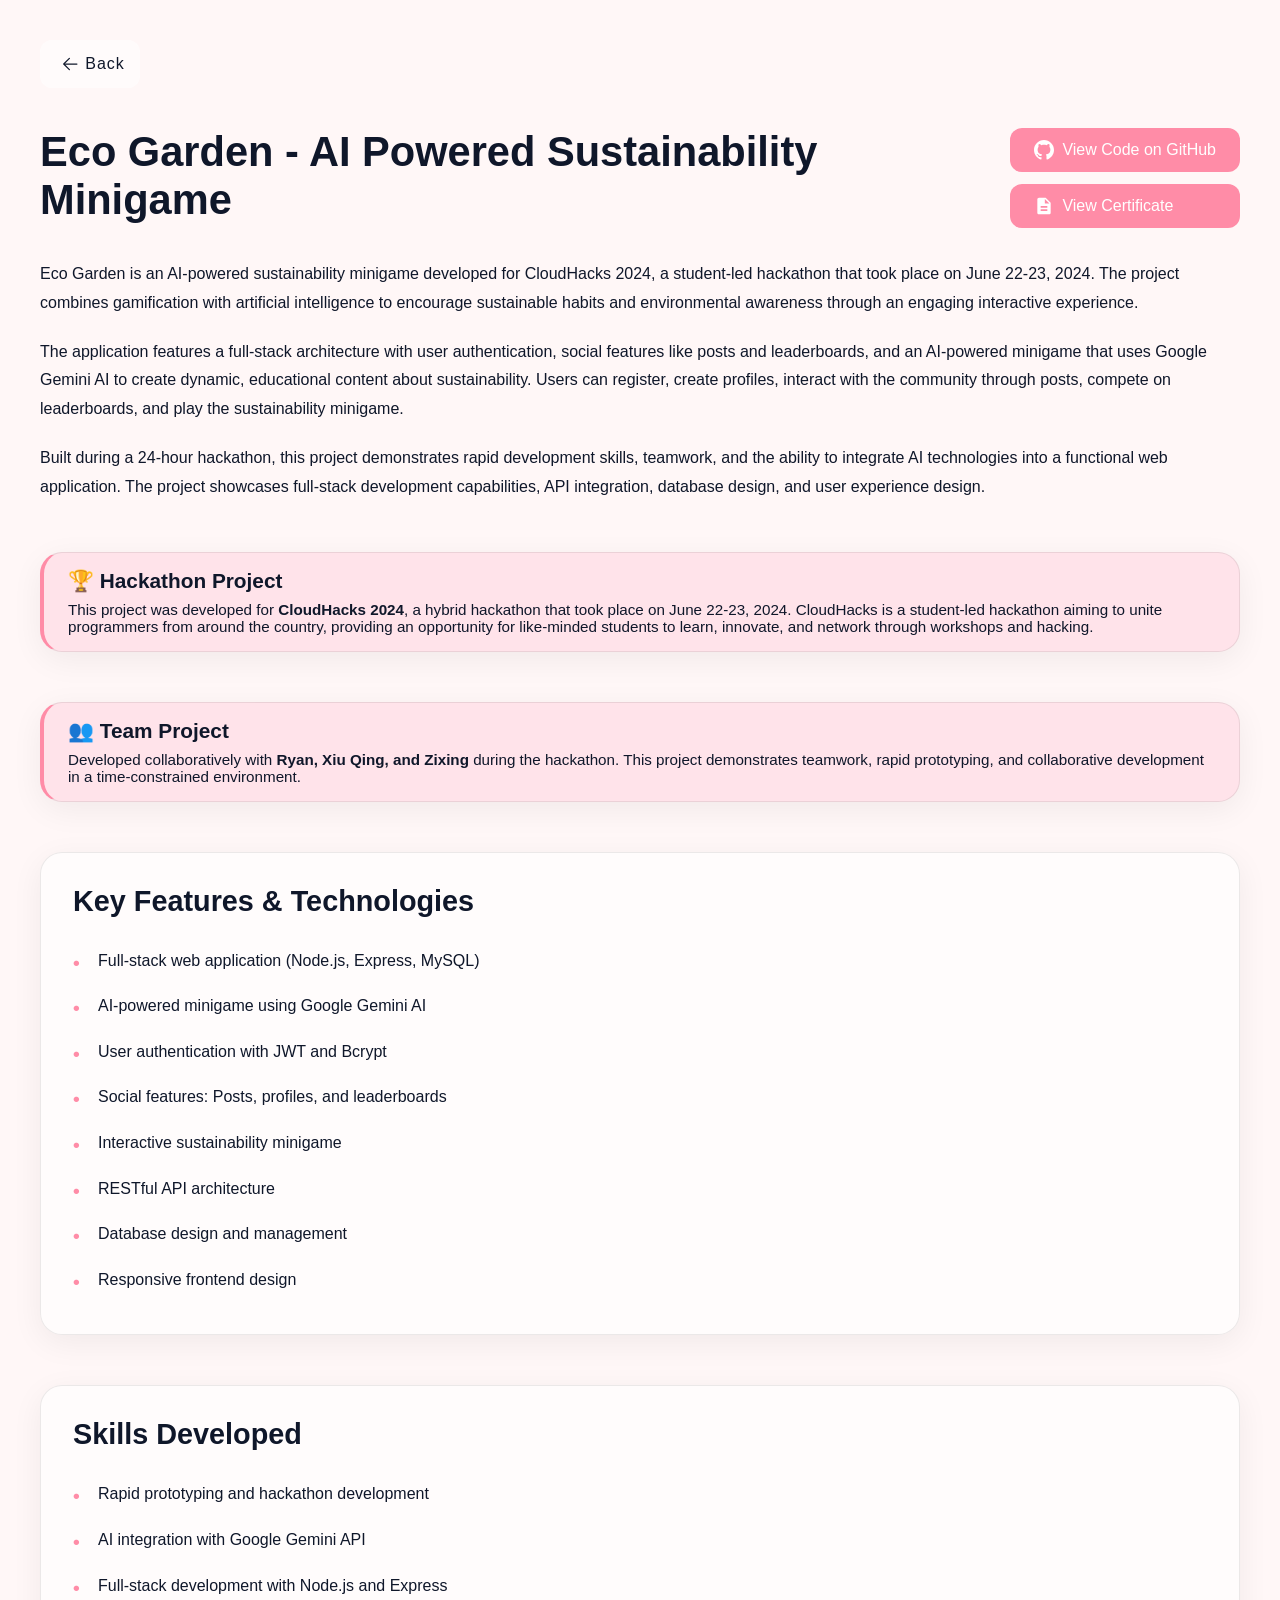
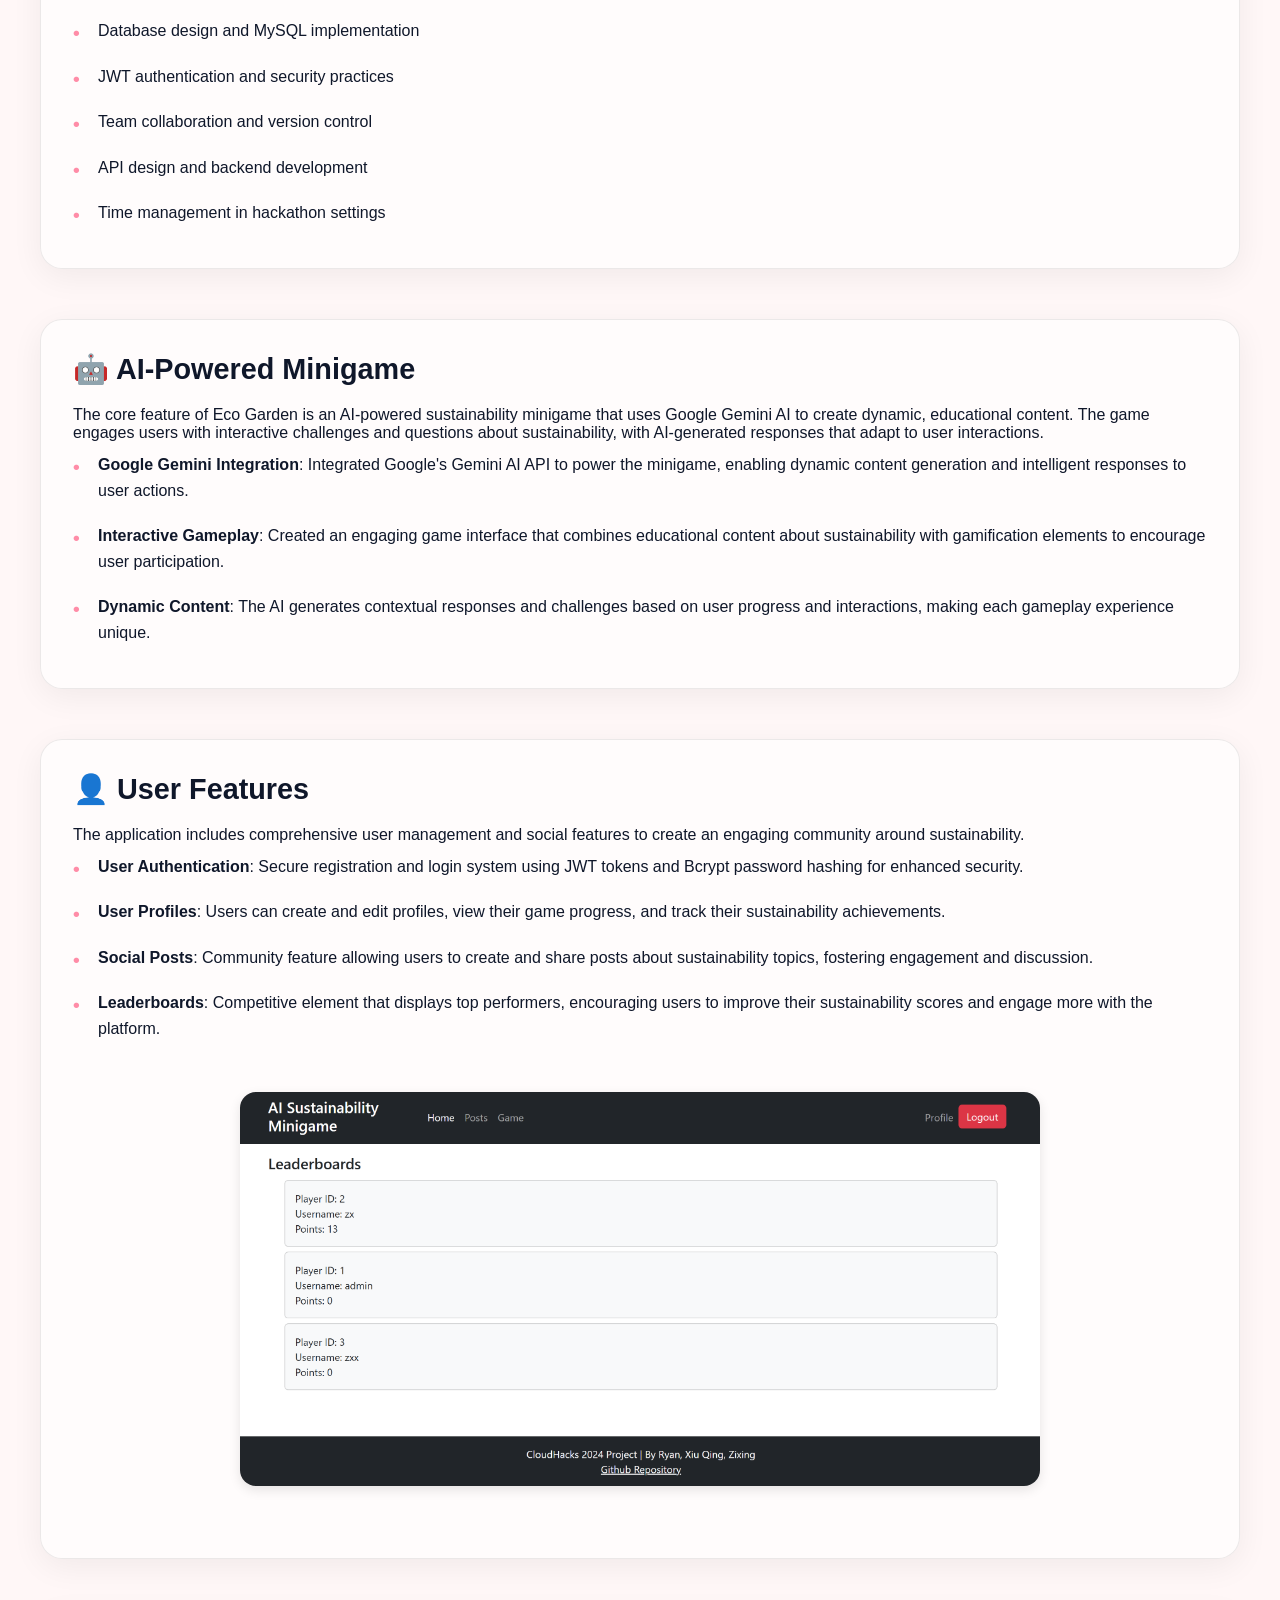
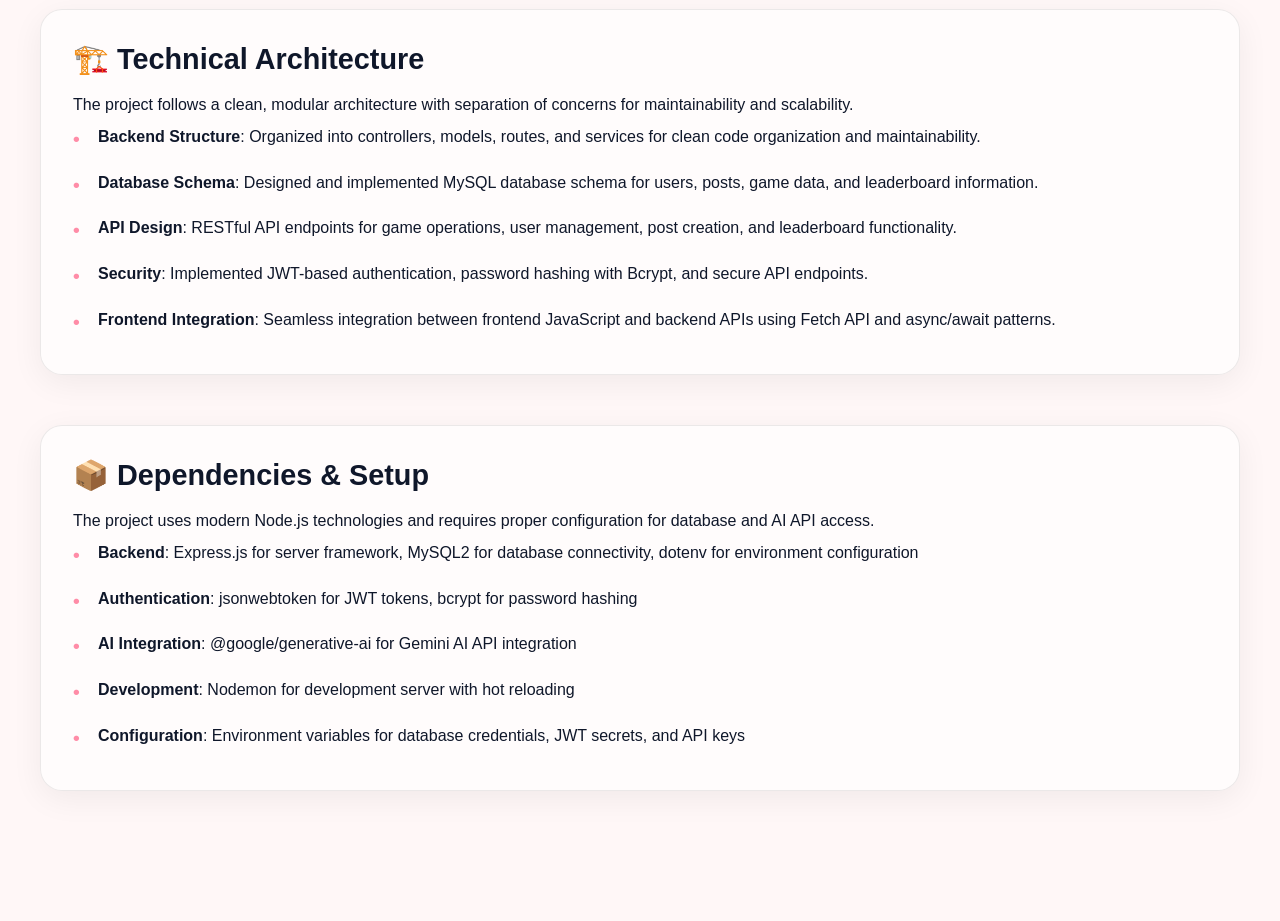
<file: project4.html>
<!DOCTYPE html>
<html lang="en">
<head>
  <meta charset="UTF-8" />
  <meta name="viewport" content="width=device-width, initial-scale=1.0" />
  <title>Eco Garden – Portfolio</title>

  <link rel="preconnect" href="https://cdn.jsdelivr.net" crossorigin />

  <!-- External CSS -->
  <link rel="stylesheet" href="css/style.css" />
  <link rel="stylesheet" href="css/project-detail.css" />
</head>
<body>

  <div class="project-detail-container">
    <a href="index.html#projects" class="back-button" aria-label="Back to projects">
      <svg viewBox="0 0 1024 1024">
        <path d="M224 480h640a32 32 0 1 1 0 64H224a32 32 0 0 1 0-64z"></path>
        <path d="m237.248 512 265.408 265.344a32 32 0 0 1-45.312 45.312l-288-288a32 32 0 0 1 0-45.312l288-288a32 32 0 1 1 45.312 45.312L237.248 512z"></path>
      </svg>
      Back
    </a>
    
    <div class="section-header" style="display: flex; justify-content: space-between; align-items: flex-start; gap: 20px; flex-wrap: wrap;">
      <div style="flex: 1; min-width: 300px;">
        <h1 class="section-title">Eco Garden - AI Powered Sustainability Minigame</h1>
      </div>
      <div style="flex-shrink: 0; display: flex; flex-direction: column; gap: 12px;">
        <a href="https://github.com/ryrxin/eco-garden" target="_blank" class="github-link">
          <svg width="20" height="20" viewBox="0 0 24 24" fill="currentColor" style="vertical-align: middle; margin-right: 8px;">
            <path d="M12 0c-6.626 0-12 5.373-12 12 0 5.302 3.438 9.8 8.207 11.387.599.111.793-.261.793-.577v-2.234c-3.338.726-4.033-1.416-4.033-1.416-.546-1.387-1.333-1.756-1.333-1.756-1.089-.745.083-.729.083-.729 1.205.084 1.839 1.237 1.839 1.237 1.07 1.834 2.807 1.304 3.492.997.107-.775.418-1.305.762-1.604-2.665-.305-5.467-1.334-5.467-5.931 0-1.311.469-2.381 1.236-3.221-.124-.303-.535-1.524.117-3.176 0 0 1.008-.322 3.301 1.23.957-.266 1.983-.399 3.003-.404 1.02.005 2.047.138 3.006.404 2.291-1.552 3.297-1.23 3.297-1.23.653 1.653.242 2.874.118 3.176.77.84 1.235 1.911 1.235 3.221 0 4.609-2.807 5.624-5.479 5.921.43.372.823 1.102.823 2.222v3.293c0 .319.192.694.801.576 4.765-1.589 8.199-6.086 8.199-11.386 0-6.627-5.373-12-12-12z"/>
          </svg>
          View Code on GitHub
        </a>
        <button class="certificate-link" onclick="openCertificateModal()">
          <svg width="20" height="20" viewBox="0 0 24 24" fill="currentColor" style="vertical-align: middle; margin-right: 8px;">
            <path d="M14 2H6c-1.1 0-1.99.9-1.99 2L4 20c0 1.1.89 2 1.99 2H18c1.1 0 2-.9 2-2V8l-6-6zm2 16H8v-2h8v2zm0-4H8v-2h8v2zm-3-5V3.5L18.5 9H13z"/>
          </svg>
          View Certificate
        </button>
      </div>
    </div>

    <div class="project-content">
      <p>Eco Garden is an AI-powered sustainability minigame developed for CloudHacks 2024, a student-led hackathon that took place on June 22-23, 2024. The project combines gamification with artificial intelligence to encourage sustainable habits and environmental awareness through an engaging interactive experience.</p>

      <p>The application features a full-stack architecture with user authentication, social features like posts and leaderboards, and an AI-powered minigame that uses Google Gemini AI to create dynamic, educational content about sustainability. Users can register, create profiles, interact with the community through posts, compete on leaderboards, and play the sustainability minigame.</p>

      <p>Built during a 24-hour hackathon, this project demonstrates rapid development skills, teamwork, and the ability to integrate AI technologies into a functional web application. The project showcases full-stack development capabilities, API integration, database design, and user experience design.</p>
    </div>

    <div class="project-section" style="background: var(--accent-light); border-left: 4px solid var(--accent); padding: 16px 24px;">
      <h3 style="font-size: 1.3rem; margin-bottom: 8px;">🏆 Hackathon Project</h3>
      <p style="margin: 0; font-size: 0.95rem;">This project was developed for <strong>CloudHacks 2024</strong>, a hybrid hackathon that took place on June 22-23, 2024. CloudHacks is a student-led hackathon aiming to unite programmers from around the country, providing an opportunity for like-minded students to learn, innovate, and network through workshops and hacking.</p>
    </div>

    <div class="project-section" style="background: var(--accent-light); border-left: 4px solid var(--accent); padding: 16px 24px; margin-top: 24px;">
      <h3 style="font-size: 1.3rem; margin-bottom: 8px;">👥 Team Project</h3>
      <p style="margin: 0; font-size: 0.95rem;">Developed collaboratively with <strong>Ryan, Xiu Qing, and Zixing</strong> during the hackathon. This project demonstrates teamwork, rapid prototyping, and collaborative development in a time-constrained environment.</p>
    </div>

    <div class="project-section">
      <h3>Key Features & Technologies</h3>
      <ul>
        <li>Full-stack web application (Node.js, Express, MySQL)</li>
        <li>AI-powered minigame using Google Gemini AI</li>
        <li>User authentication with JWT and Bcrypt</li>
        <li>Social features: Posts, profiles, and leaderboards</li>
        <li>Interactive sustainability minigame</li>
        <li>RESTful API architecture</li>
        <li>Database design and management</li>
        <li>Responsive frontend design</li>
      </ul>
    </div>

    <div class="project-section">
      <h3>Skills Developed</h3>
      <ul>
        <li>Rapid prototyping and hackathon development</li>
        <li>AI integration with Google Gemini API</li>
        <li>Full-stack development with Node.js and Express</li>
        <li>Database design and MySQL implementation</li>
        <li>JWT authentication and security practices</li>
        <li>Team collaboration and version control</li>
        <li>API design and backend development</li>
        <li>Time management in hackathon settings</li>
      </ul>
    </div>

    <div class="project-section">
      <h3>🤖 AI-Powered Minigame</h3>
      <p>The core feature of Eco Garden is an AI-powered sustainability minigame that uses Google Gemini AI to create dynamic, educational content. The game engages users with interactive challenges and questions about sustainability, with AI-generated responses that adapt to user interactions.</p>
      <ul>
        <li><strong>Google Gemini Integration</strong>: Integrated Google's Gemini AI API to power the minigame, enabling dynamic content generation and intelligent responses to user actions.</li>
        <li><strong>Interactive Gameplay</strong>: Created an engaging game interface that combines educational content about sustainability with gamification elements to encourage user participation.</li>
        <li><strong>Dynamic Content</strong>: The AI generates contextual responses and challenges based on user progress and interactions, making each gameplay experience unique.</li>
      </ul>
    </div>

    <div class="project-section">
      <h3>👤 User Features</h3>
      <p>The application includes comprehensive user management and social features to create an engaging community around sustainability.</p>
      <ul>
        <li><strong>User Authentication</strong>: Secure registration and login system using JWT tokens and Bcrypt password hashing for enhanced security.</li>
        <li><strong>User Profiles</strong>: Users can create and edit profiles, view their game progress, and track their sustainability achievements.</li>
        <li><strong>Social Posts</strong>: Community feature allowing users to create and share posts about sustainability topics, fostering engagement and discussion.</li>
        <li><strong>Leaderboards</strong>: Competitive element that displays top performers, encouraging users to improve their sustainability scores and engage more with the platform.</li>
      </ul>
      <div style="margin: 40px 0; text-align: center;">
        <img src="images/projects/project4.png" alt="Eco Garden - AI Powered Sustainability Minigame" style="width: 100%; max-width: 800px; height: auto; border-radius: 16px; box-shadow: 0 4px 12px rgba(0,0,0,0.1); margin: 0 auto; display: block;" />
      </div>
    </div>

    <div class="project-section">
      <h3>🏗️ Technical Architecture</h3>
      <p>The project follows a clean, modular architecture with separation of concerns for maintainability and scalability.</p>
      <ul>
        <li><strong>Backend Structure</strong>: Organized into controllers, models, routes, and services for clean code organization and maintainability.</li>
        <li><strong>Database Schema</strong>: Designed and implemented MySQL database schema for users, posts, game data, and leaderboard information.</li>
        <li><strong>API Design</strong>: RESTful API endpoints for game operations, user management, post creation, and leaderboard functionality.</li>
        <li><strong>Security</strong>: Implemented JWT-based authentication, password hashing with Bcrypt, and secure API endpoints.</li>
        <li><strong>Frontend Integration</strong>: Seamless integration between frontend JavaScript and backend APIs using Fetch API and async/await patterns.</li>
      </ul>
    </div>

    <div class="project-section">
      <h3>📦 Dependencies & Setup</h3>
      <p>The project uses modern Node.js technologies and requires proper configuration for database and AI API access.</p>
      <ul>
        <li><strong>Backend</strong>: Express.js for server framework, MySQL2 for database connectivity, dotenv for environment configuration</li>
        <li><strong>Authentication</strong>: jsonwebtoken for JWT tokens, bcrypt for password hashing</li>
        <li><strong>AI Integration</strong>: @google/generative-ai for Gemini AI API integration</li>
        <li><strong>Development</strong>: Nodemon for development server with hot reloading</li>
        <li><strong>Configuration</strong>: Environment variables for database credentials, JWT secrets, and API keys</li>
      </ul>
    </div>

  </div>

  <!-- Certificate Modal -->
  <div id="certificateModal" class="certificate-modal">
    <div class="certificate-modal-content">
      <span class="certificate-modal-close" onclick="closeCertificateModal()">
        <span>&times;</span>
      </span>
      <div class="certificate-modal-body">
        <img src="images/projects/project4_cert.png" alt="CloudHacks 2024 Participation Certificate" />
      </div>
    </div>
  </div>

  <script>
    function openCertificateModal() {
      const modal = document.getElementById('certificateModal');
      modal.classList.add('active');
      document.body.style.overflow = 'hidden';
    }

    function closeCertificateModal() {
      const modal = document.getElementById('certificateModal');
      modal.classList.remove('active');
      document.body.style.overflow = '';
    }

    // Close modal when clicking outside the content
    document.getElementById('certificateModal').addEventListener('click', function(e) {
      if (e.target === this) {
        closeCertificateModal();
      }
    });

    // Close modal with Escape key
    document.addEventListener('keydown', function(e) {
      if (e.key === 'Escape') {
        closeCertificateModal();
      }
    });
  </script>

  <!-- Scroll to Top Button -->
  <button class="scroll-to-top" id="scrollToTop" aria-label="Scroll to top">
    <svg viewBox="0 0 24 24" fill="currentColor">
      <path d="M7.41 15.41L12 10.83l4.59 4.58L18 14l-6-6-6 6z"/>
    </svg>
  </button>

  <script>
    // Scroll to Top Button
    const scrollToTopBtn = document.getElementById('scrollToTop');
    
    window.addEventListener('scroll', function() {
      if (window.pageYOffset > 300) {
        scrollToTopBtn.classList.add('visible');
      } else {
        scrollToTopBtn.classList.remove('visible');
      }
    });
    
    scrollToTopBtn.addEventListener('click', function() {
      window.scrollTo({
        top: 0,
        behavior: 'smooth'
      });
    });
  </script>

</body>
</html>
</file>
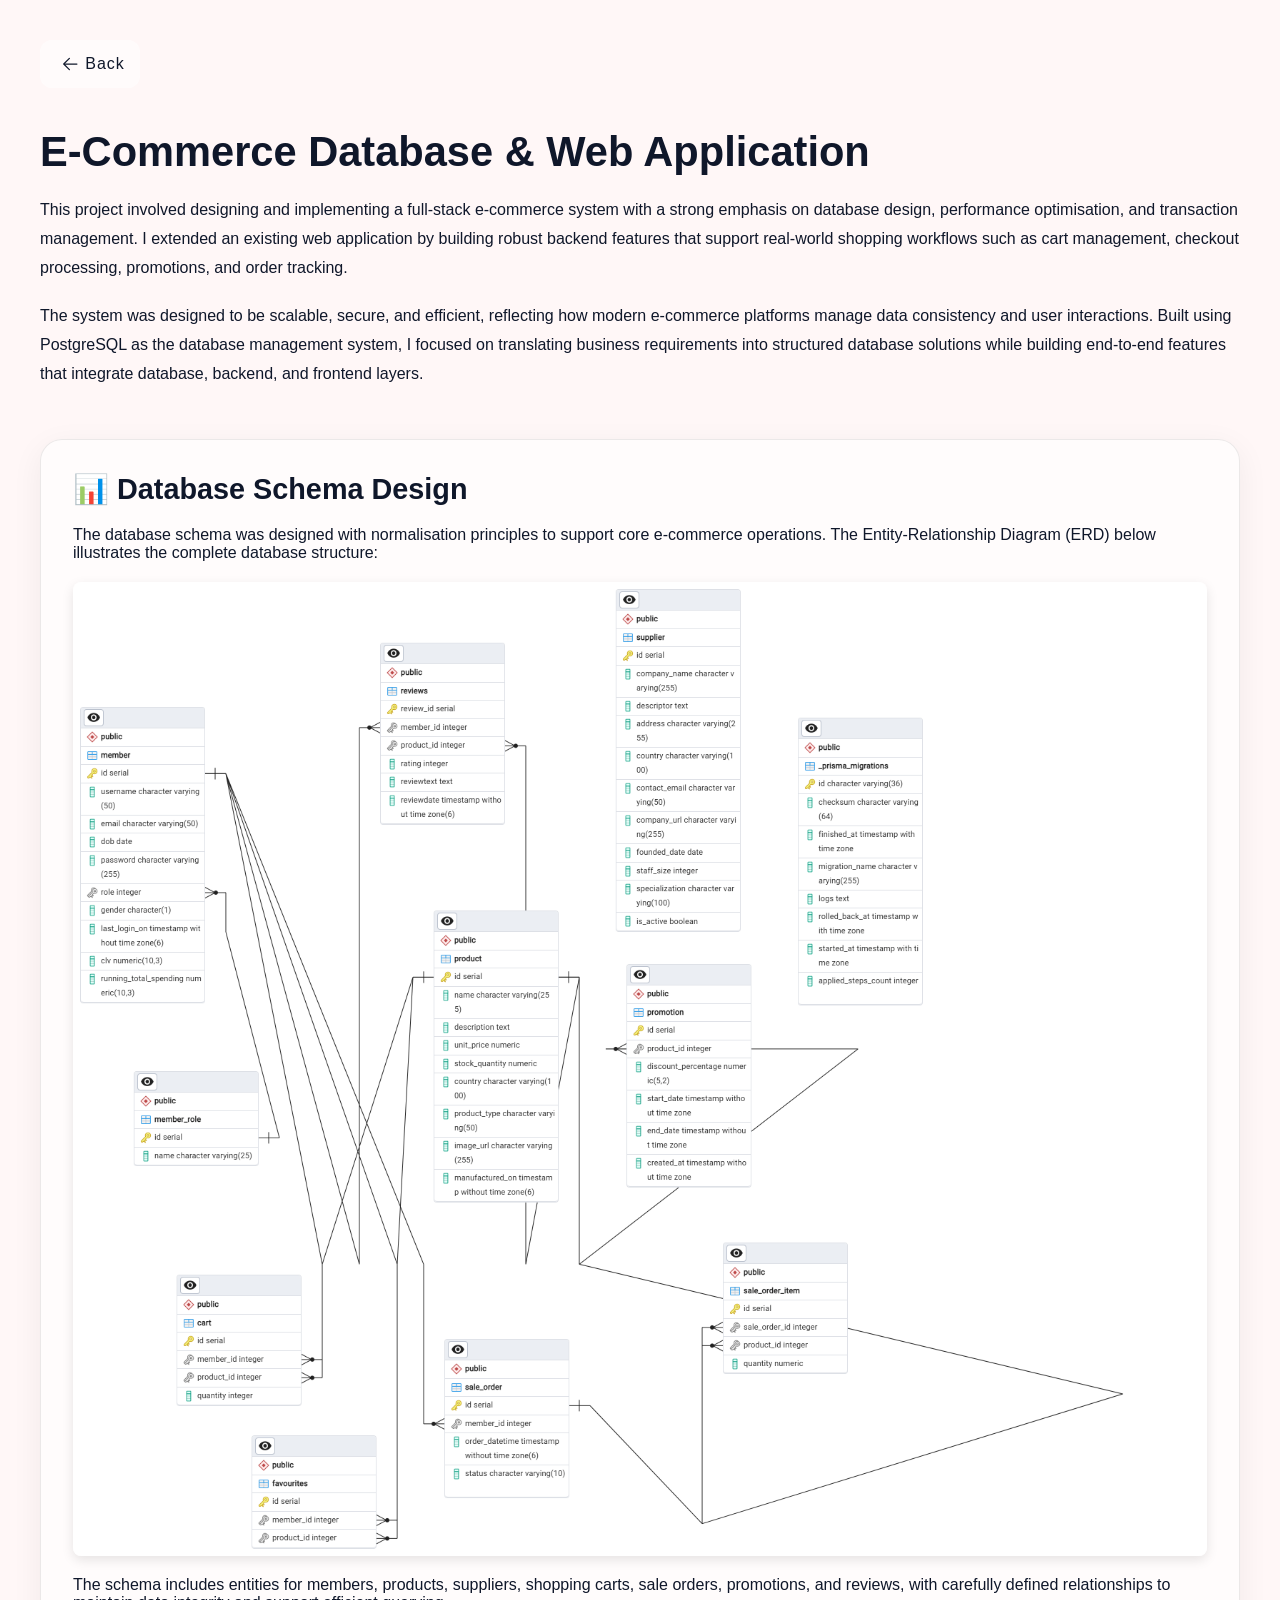
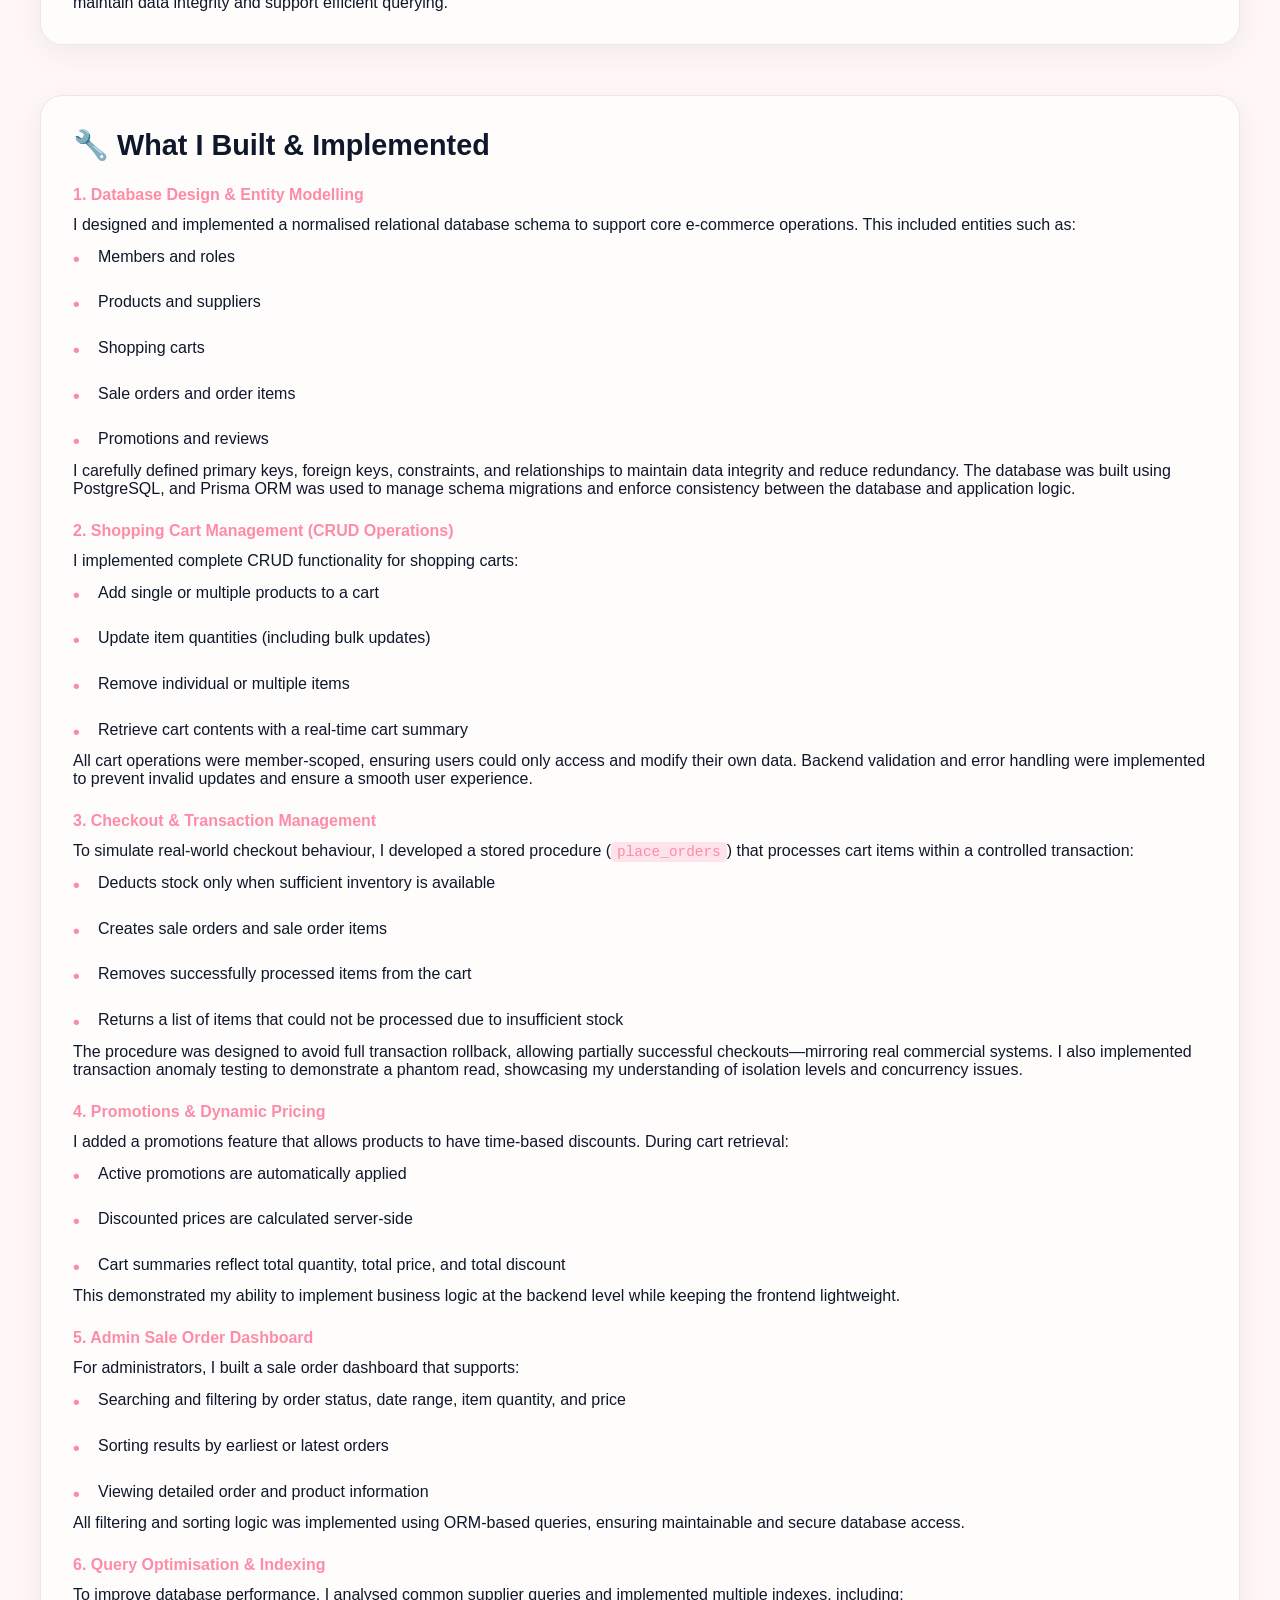
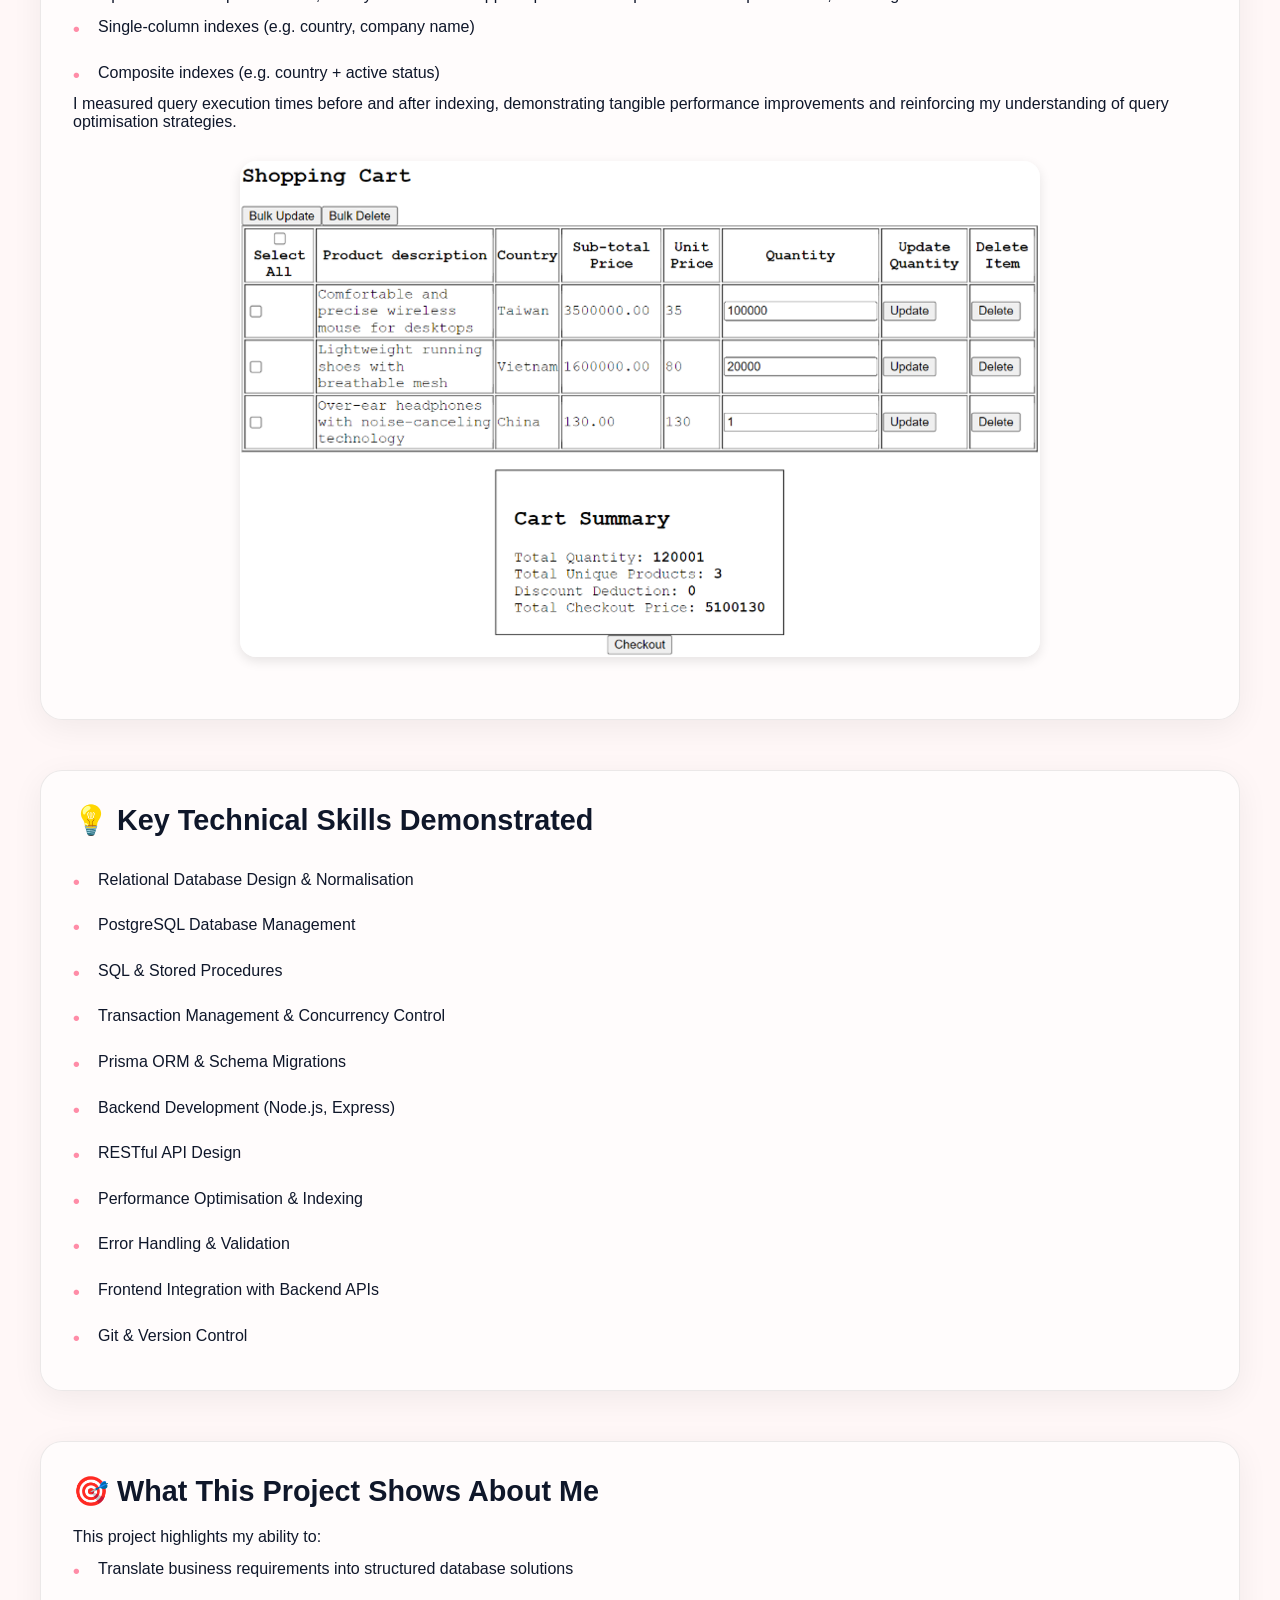
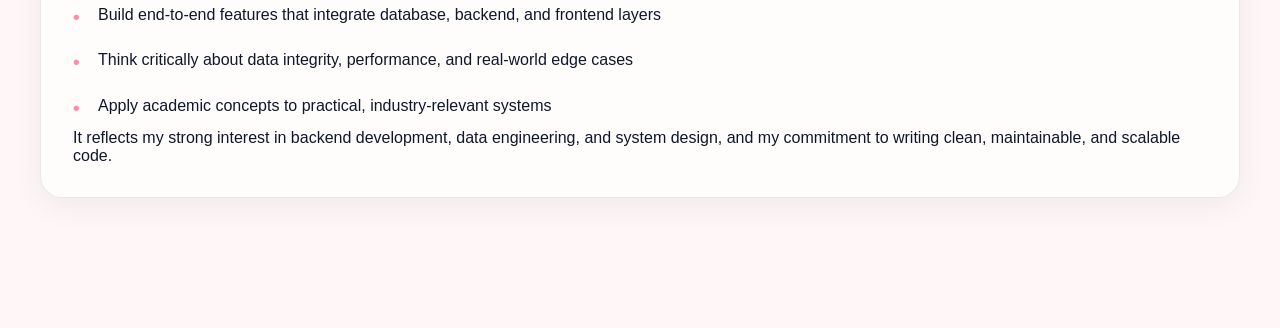
<file: project5.html>
<!DOCTYPE html>
<html lang="en">
<head>
  <meta charset="UTF-8" />
  <meta name="viewport" content="width=device-width, initial-scale=1.0" />
  <title>E-Commerce Database & Web Application – Portfolio</title>

  <link rel="preconnect" href="https://cdn.jsdelivr.net" crossorigin />

  <!-- External CSS -->
  <link rel="stylesheet" href="css/style.css" />
  <link rel="stylesheet" href="css/project-detail.css" />
</head>
<body>

  <div class="project-detail-container">
    <a href="index.html#projects" class="back-button" aria-label="Back to projects">
      <svg viewBox="0 0 1024 1024">
        <path d="M224 480h640a32 32 0 1 1 0 64H224a32 32 0 0 1 0-64z"></path>
        <path d="m237.248 512 265.408 265.344a32 32 0 0 1-45.312 45.312l-288-288a32 32 0 0 1 0-45.312l288-288a32 32 0 1 1 45.312 45.312L237.248 512z"></path>
      </svg>
      Back
    </a>
    
    <div class="section-header">
      <h1 class="section-title">E-Commerce Database & Web Application</h1>
    </div>

    <div class="project-content">
      <p>This project involved designing and implementing a full-stack e-commerce system with a strong emphasis on database design, performance optimisation, and transaction management. I extended an existing web application by building robust backend features that support real-world shopping workflows such as cart management, checkout processing, promotions, and order tracking.</p>

      <p>The system was designed to be scalable, secure, and efficient, reflecting how modern e-commerce platforms manage data consistency and user interactions. Built using PostgreSQL as the database management system, I focused on translating business requirements into structured database solutions while building end-to-end features that integrate database, backend, and frontend layers.</p>
    </div>

    <div class="project-section">
      <h3>📊 Database Schema Design</h3>
      <p>The database schema was designed with normalisation principles to support core e-commerce operations. The Entity-Relationship Diagram (ERD) below illustrates the complete database structure:</p>
      <img src="images/projects/project5_erd.png" alt="E-Commerce Database ERD" style="max-width: 100%; height: auto; border-radius: 8px; box-shadow: 0 4px 12px rgba(0,0,0,0.1); margin-top: 20px;" onerror="this.style.display='none';" />
      <p style="margin-top: 16px;">The schema includes entities for members, products, suppliers, shopping carts, sale orders, promotions, and reviews, with carefully defined relationships to maintain data integrity and support efficient querying.</p>
    </div>

    <div class="project-section">
      <h3>🔧 What I Built & Implemented</h3>
      
      <h4 style="margin-top: 24px; margin-bottom: 12px; color: var(--accent);">1. Database Design & Entity Modelling</h4>
      <p>I designed and implemented a normalised relational database schema to support core e-commerce operations. This included entities such as:</p>
      <ul>
        <li>Members and roles</li>
        <li>Products and suppliers</li>
        <li>Shopping carts</li>
        <li>Sale orders and order items</li>
        <li>Promotions and reviews</li>
      </ul>
      <p>I carefully defined primary keys, foreign keys, constraints, and relationships to maintain data integrity and reduce redundancy. The database was built using PostgreSQL, and Prisma ORM was used to manage schema migrations and enforce consistency between the database and application logic.</p>

      <h4 style="margin-top: 24px; margin-bottom: 12px; color: var(--accent);">2. Shopping Cart Management (CRUD Operations)</h4>
      <p>I implemented complete CRUD functionality for shopping carts:</p>
      <ul>
        <li>Add single or multiple products to a cart</li>
        <li>Update item quantities (including bulk updates)</li>
        <li>Remove individual or multiple items</li>
        <li>Retrieve cart contents with a real-time cart summary</li>
      </ul>
      <p>All cart operations were member-scoped, ensuring users could only access and modify their own data. Backend validation and error handling were implemented to prevent invalid updates and ensure a smooth user experience.</p>

      <h4 style="margin-top: 24px; margin-bottom: 12px; color: var(--accent);">3. Checkout & Transaction Management</h4>
      <p>To simulate real-world checkout behaviour, I developed a stored procedure (<code>place_orders</code>) that processes cart items within a controlled transaction:</p>
      <ul>
        <li>Deducts stock only when sufficient inventory is available</li>
        <li>Creates sale orders and sale order items</li>
        <li>Removes successfully processed items from the cart</li>
        <li>Returns a list of items that could not be processed due to insufficient stock</li>
      </ul>
      <p>The procedure was designed to avoid full transaction rollback, allowing partially successful checkouts—mirroring real commercial systems. I also implemented transaction anomaly testing to demonstrate a phantom read, showcasing my understanding of isolation levels and concurrency issues.</p>

      <h4 style="margin-top: 24px; margin-bottom: 12px; color: var(--accent);">4. Promotions & Dynamic Pricing</h4>
      <p>I added a promotions feature that allows products to have time-based discounts. During cart retrieval:</p>
      <ul>
        <li>Active promotions are automatically applied</li>
        <li>Discounted prices are calculated server-side</li>
        <li>Cart summaries reflect total quantity, total price, and total discount</li>
      </ul>
      <p>This demonstrated my ability to implement business logic at the backend level while keeping the frontend lightweight.</p>

      <h4 style="margin-top: 24px; margin-bottom: 12px; color: var(--accent);">5. Admin Sale Order Dashboard</h4>
      <p>For administrators, I built a sale order dashboard that supports:</p>
      <ul>
        <li>Searching and filtering by order status, date range, item quantity, and price</li>
        <li>Sorting results by earliest or latest orders</li>
        <li>Viewing detailed order and product information</li>
      </ul>
      <p>All filtering and sorting logic was implemented using ORM-based queries, ensuring maintainable and secure database access.</p>

      <h4 style="margin-top: 24px; margin-bottom: 12px; color: var(--accent);">6. Query Optimisation & Indexing</h4>
      <p>To improve database performance, I analysed common supplier queries and implemented multiple indexes, including:</p>
      <ul>
        <li>Single-column indexes (e.g. country, company name)</li>
        <li>Composite indexes (e.g. country + active status)</li>
      </ul>
      <p>I measured query execution times before and after indexing, demonstrating tangible performance improvements and reinforcing my understanding of query optimisation strategies.</p>
    
      <div style="margin: 30px 0; text-align: center;">
        <img src="images/projects/project5.png" alt="E-Commerce Database & Web Application" style="width: 100%; max-width: 800px; height: auto; border-radius: 16px; box-shadow: 0 4px 12px rgba(0,0,0,0.1); margin: 0 auto; display: block;" />
      </div>
    </div>

    <div class="project-section">
      <h3>💡 Key Technical Skills Demonstrated</h3>
      <ul>
        <li>Relational Database Design & Normalisation</li>
        <li>PostgreSQL Database Management</li>
        <li>SQL & Stored Procedures</li>
        <li>Transaction Management & Concurrency Control</li>
        <li>Prisma ORM & Schema Migrations</li>
        <li>Backend Development (Node.js, Express)</li>
        <li>RESTful API Design</li>
        <li>Performance Optimisation & Indexing</li>
        <li>Error Handling & Validation</li>
        <li>Frontend Integration with Backend APIs</li>
        <li>Git & Version Control</li>
      </ul>
    </div>

    <div class="project-section">
      <h3>🎯 What This Project Shows About Me</h3>
      <p>This project highlights my ability to:</p>
      <ul>
        <li>Translate business requirements into structured database solutions</li>
        <li>Build end-to-end features that integrate database, backend, and frontend layers</li>
        <li>Think critically about data integrity, performance, and real-world edge cases</li>
        <li>Apply academic concepts to practical, industry-relevant systems</li>
      </ul>
      <p>It reflects my strong interest in backend development, data engineering, and system design, and my commitment to writing clean, maintainable, and scalable code.</p>
    </div>

  </div>

  <!-- Scroll to Top Button -->
  <button class="scroll-to-top" id="scrollToTop" aria-label="Scroll to top">
    <svg viewBox="0 0 24 24" fill="currentColor">
      <path d="M7.41 15.41L12 10.83l4.59 4.58L18 14l-6-6-6 6z"/>
    </svg>
  </button>

  <script>
    // Scroll to Top Button
    const scrollToTopBtn = document.getElementById('scrollToTop');
    
    window.addEventListener('scroll', function() {
      if (window.pageYOffset > 300) {
        scrollToTopBtn.classList.add('visible');
      } else {
        scrollToTopBtn.classList.remove('visible');
      }
    });
    
    scrollToTopBtn.addEventListener('click', function() {
      window.scrollTo({
        top: 0,
        behavior: 'smooth'
      });
    });
  </script>

</body>
</html>
</file>
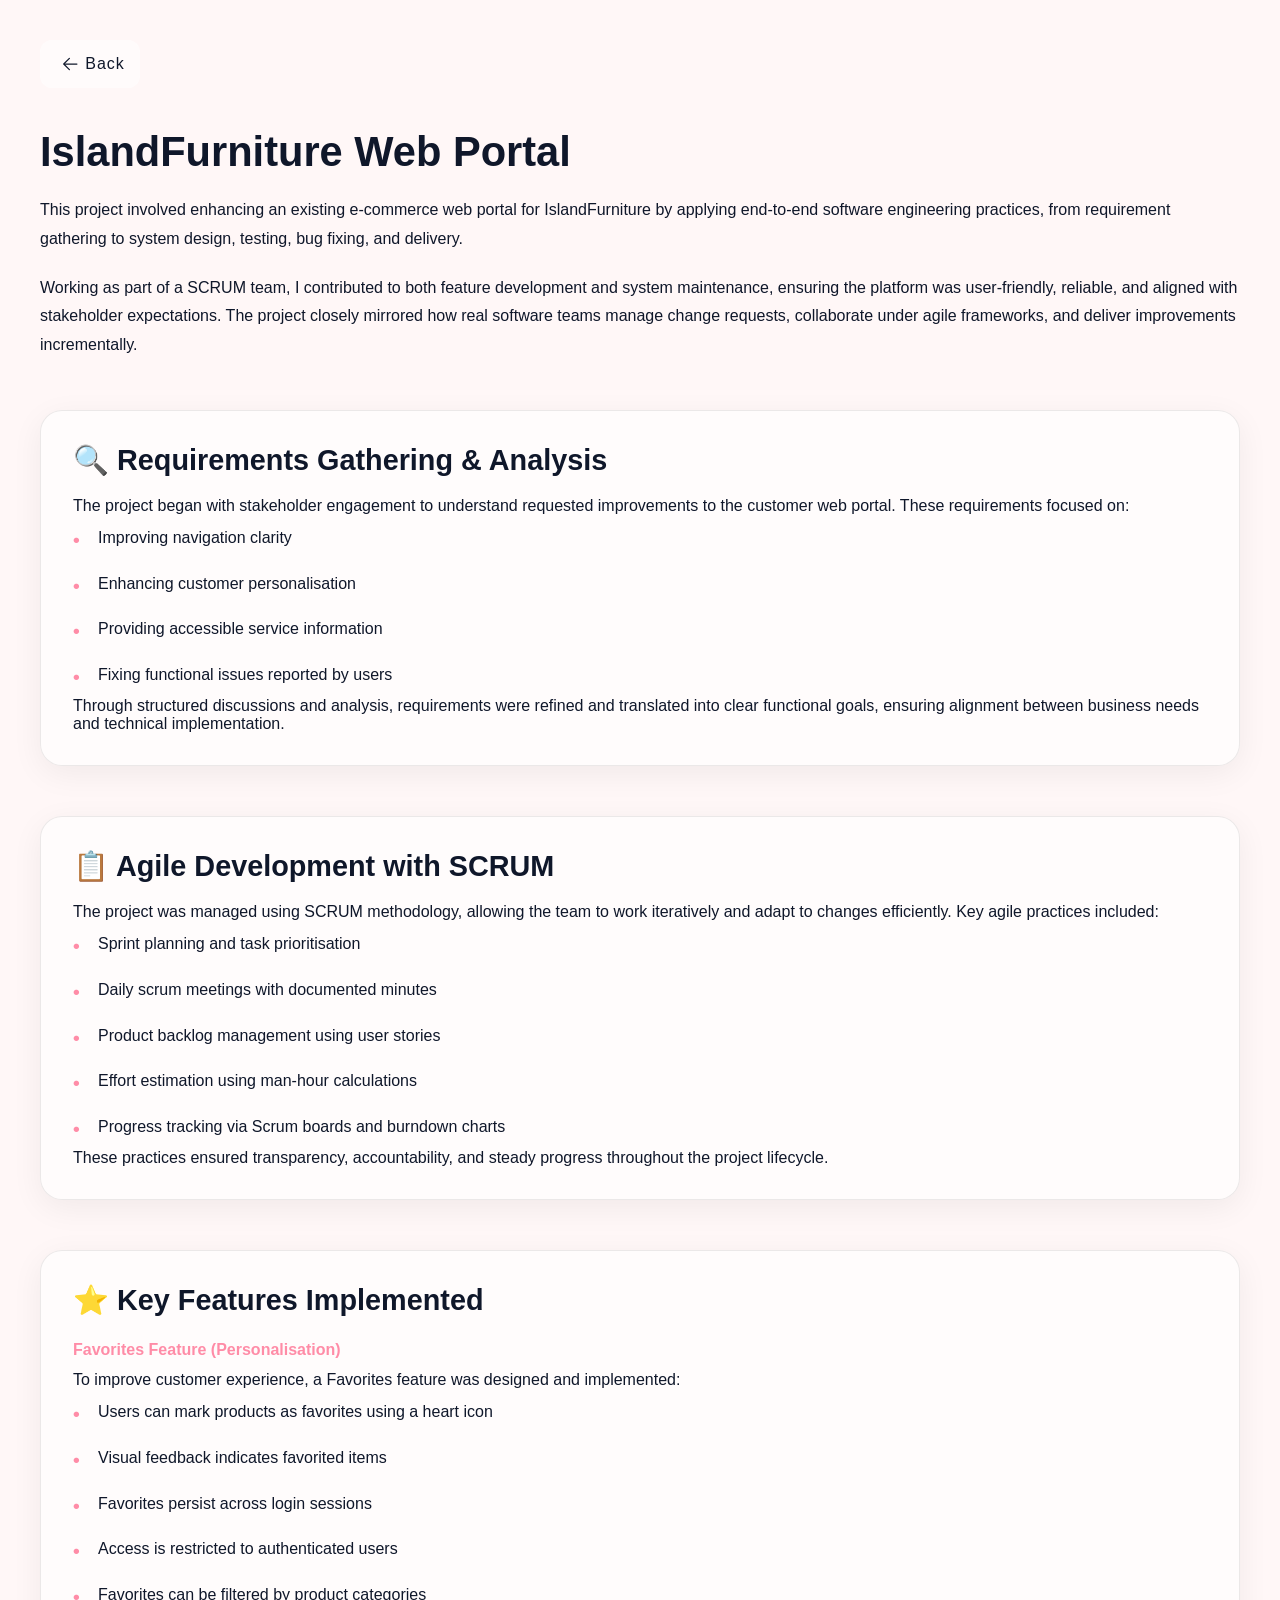
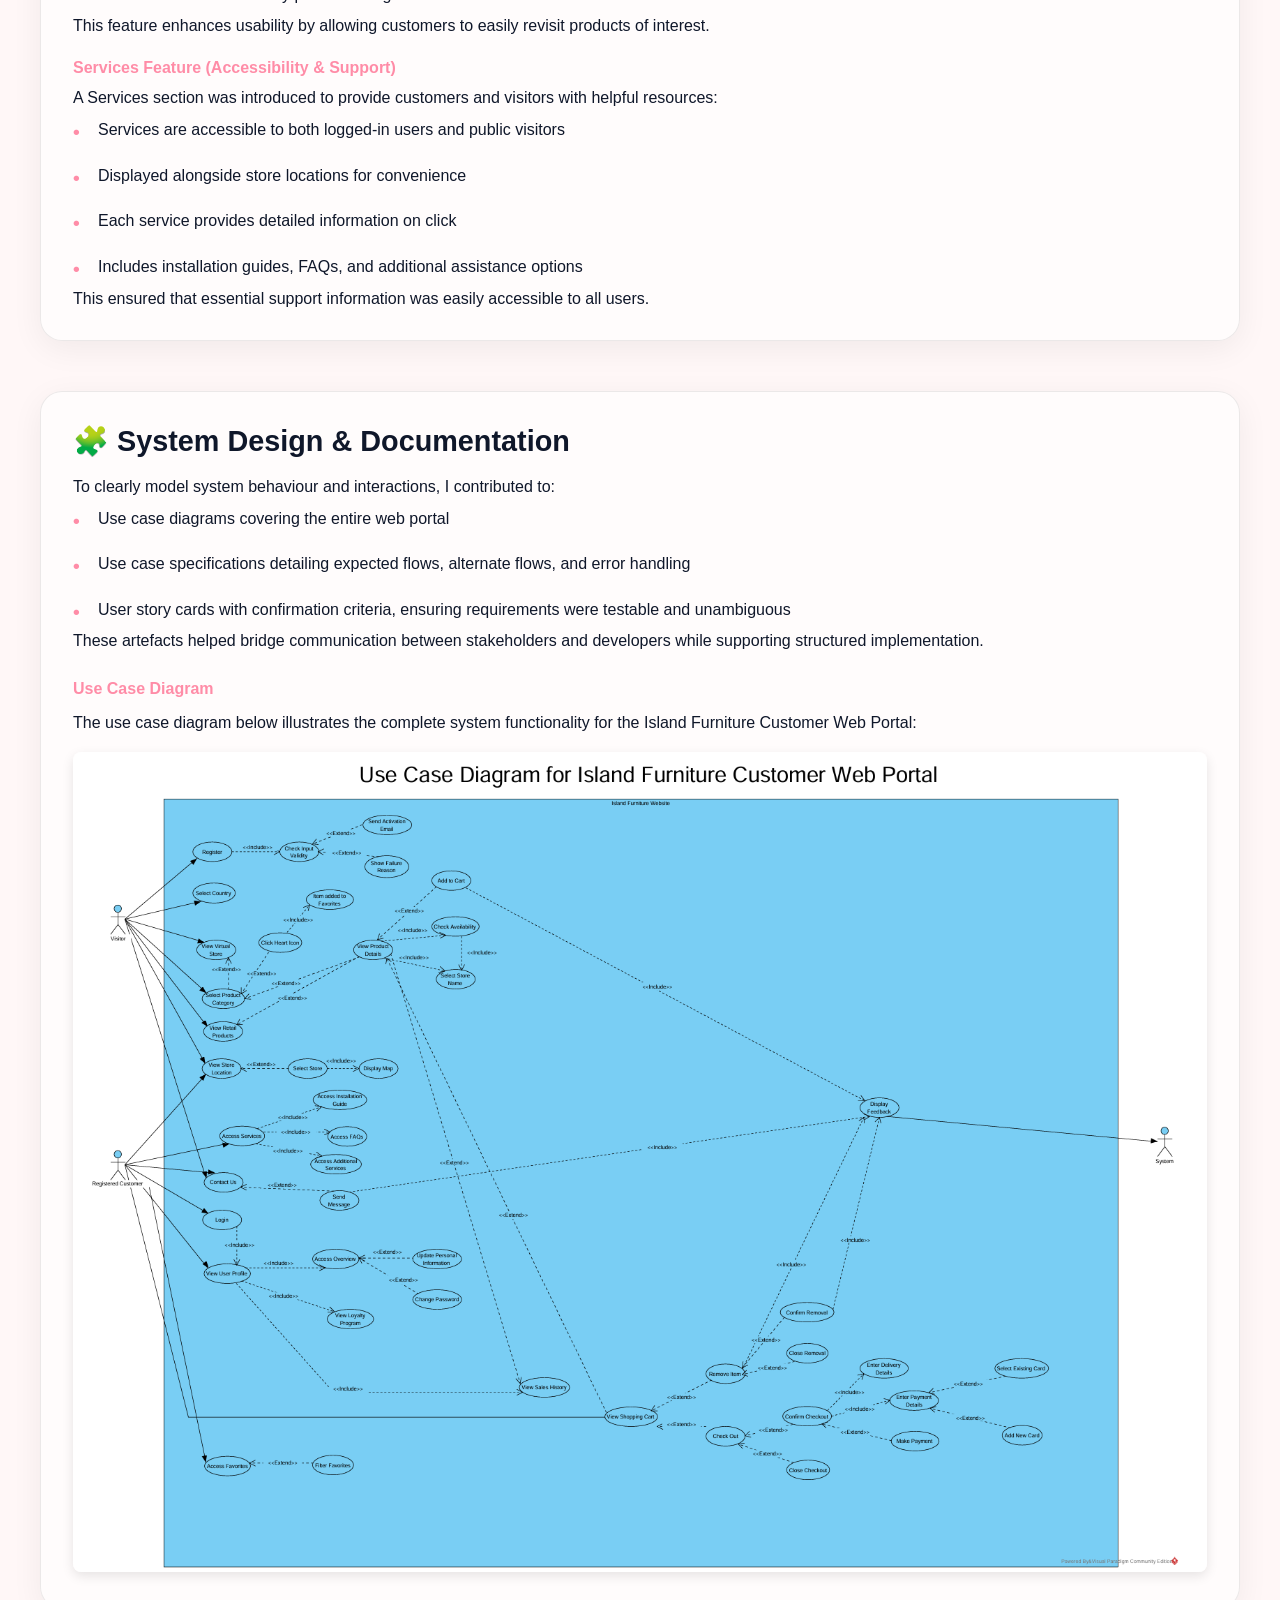
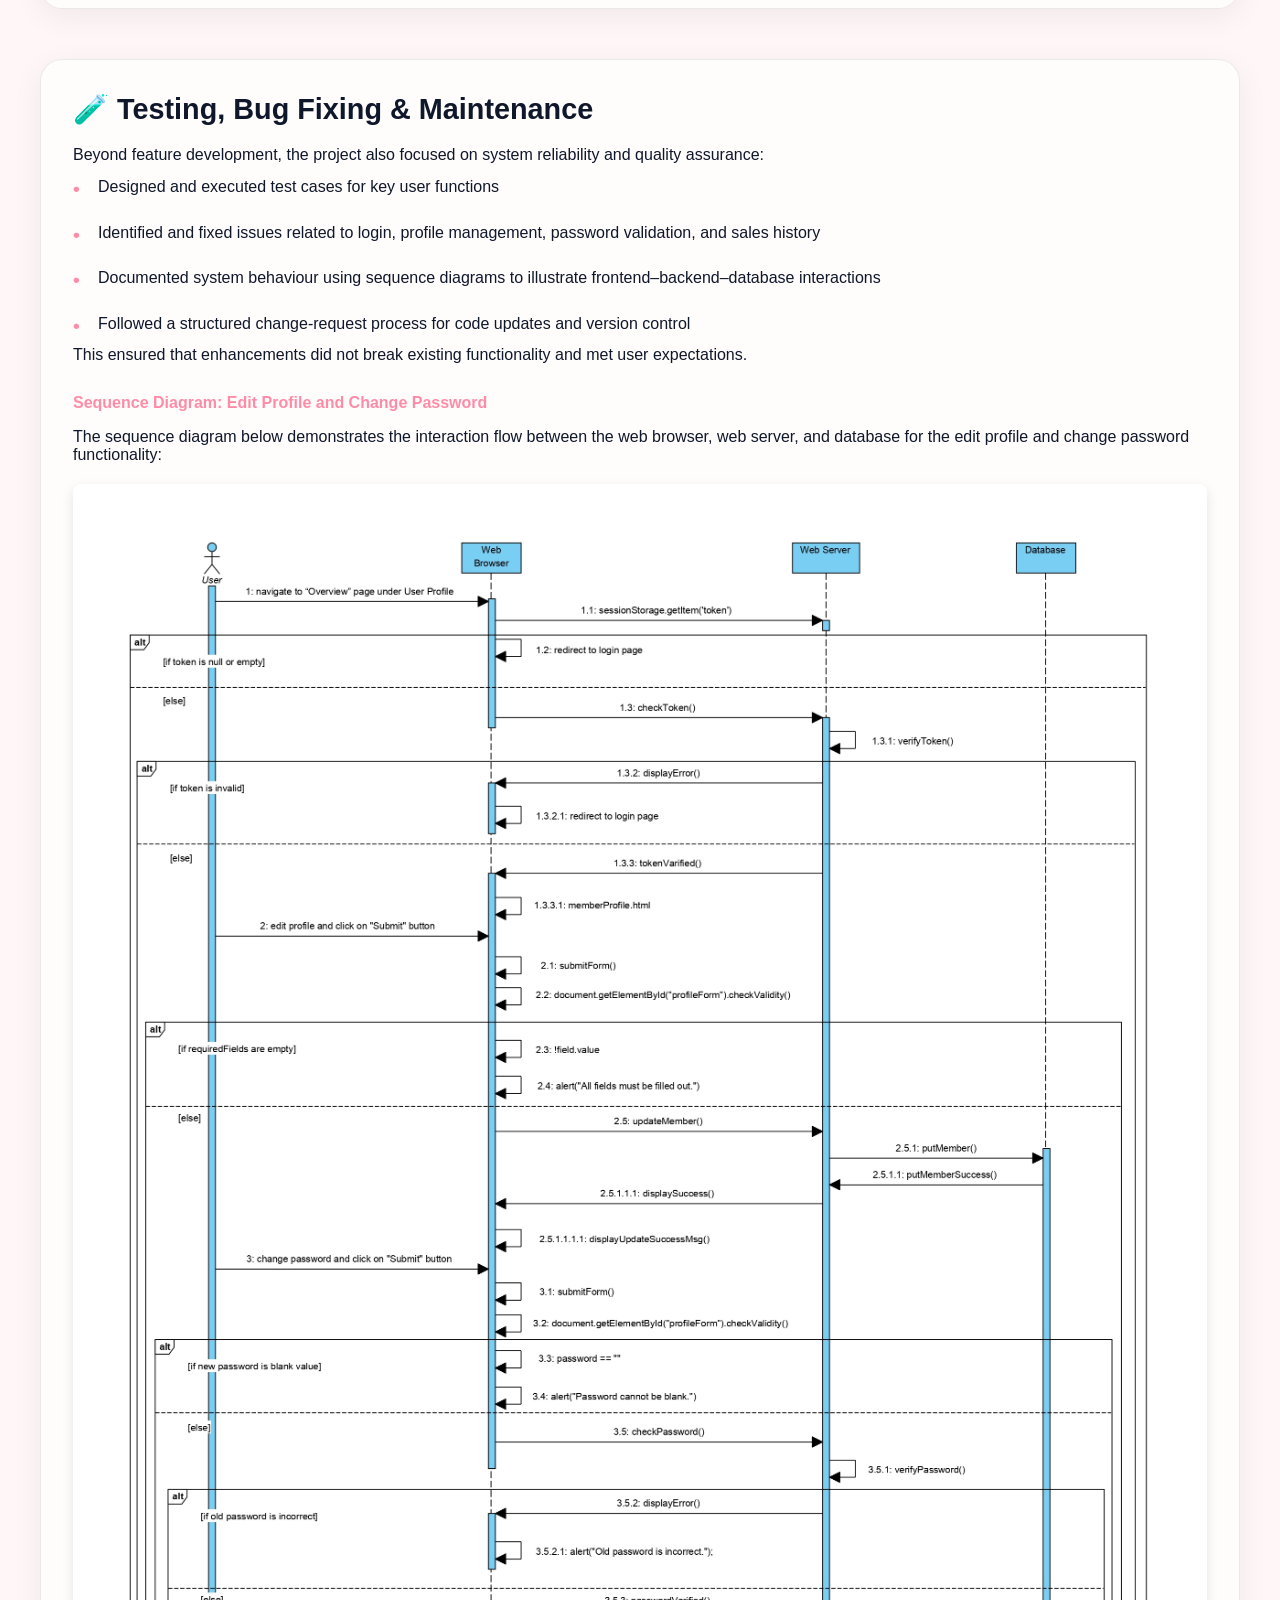
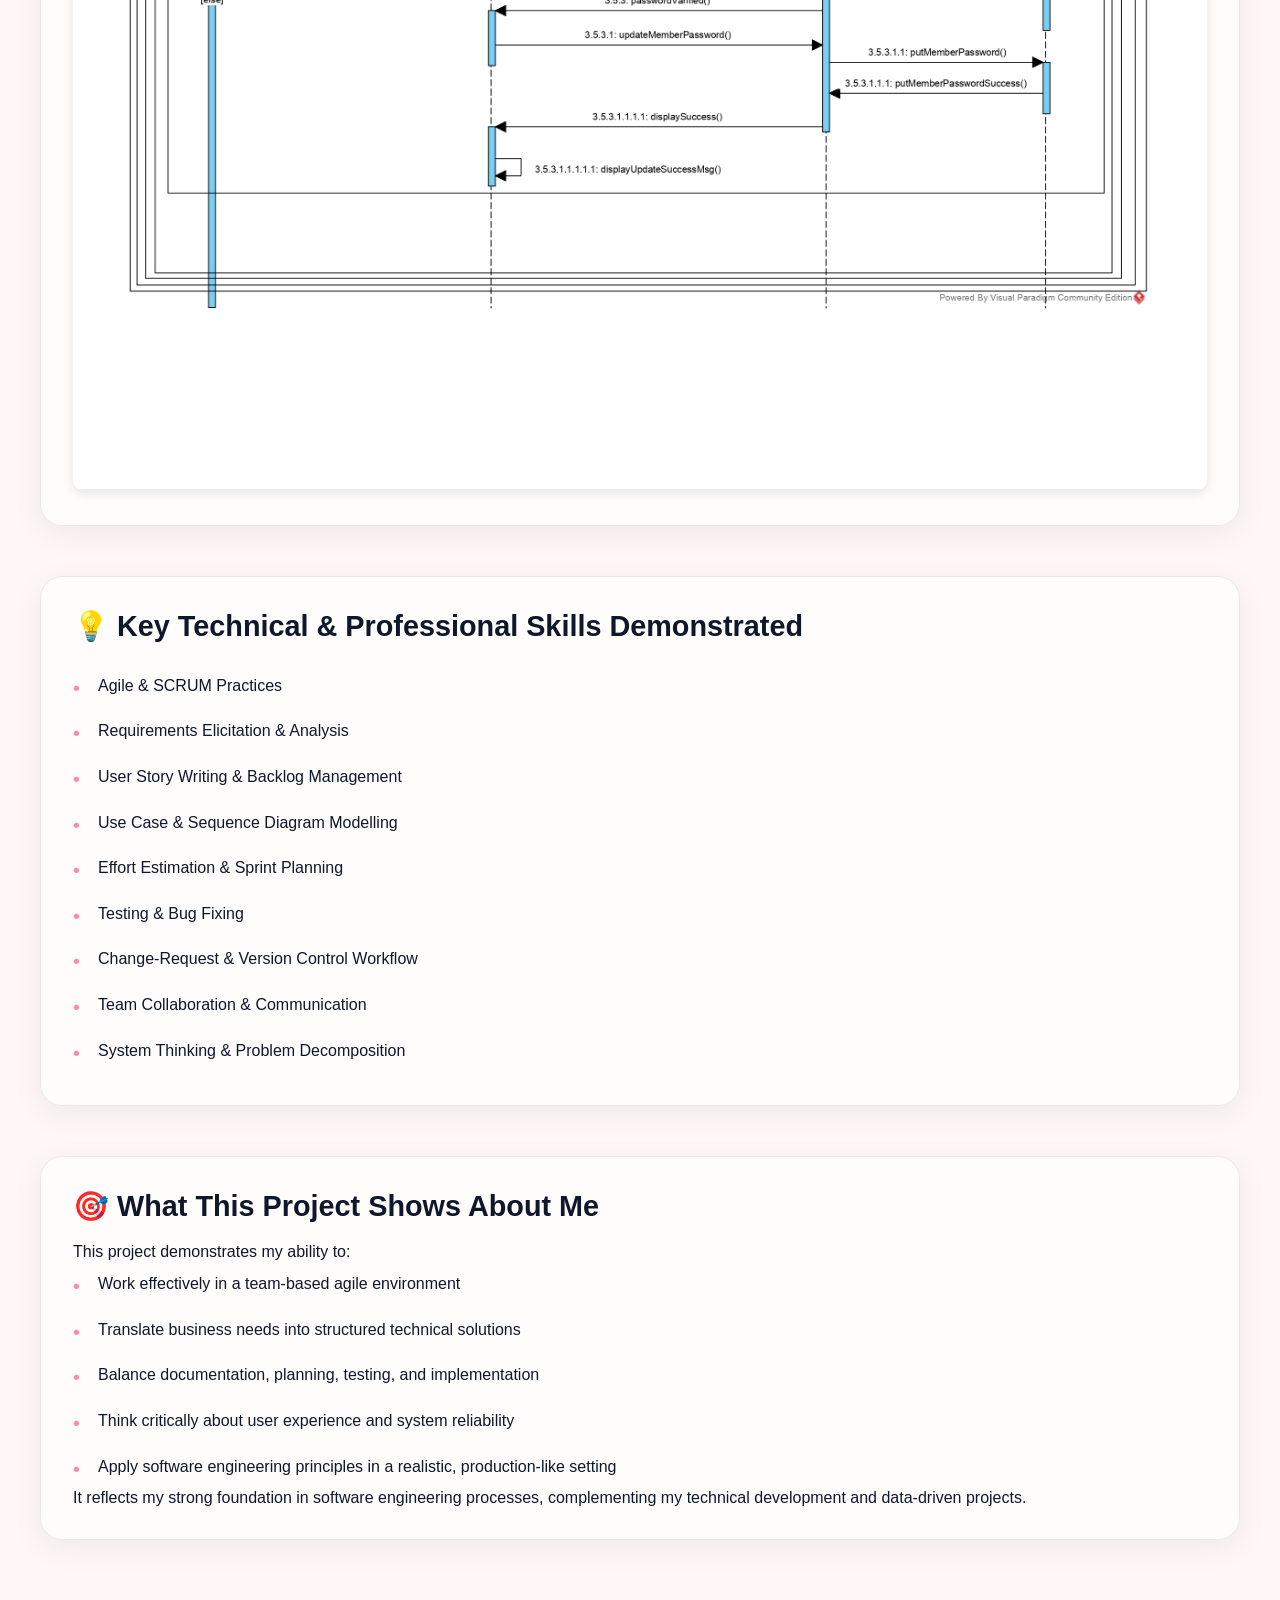
<file: project6.html>
<!DOCTYPE html>
<html lang="en">
<head>
  <meta charset="UTF-8" />
  <meta name="viewport" content="width=device-width, initial-scale=1.0" />
  <title>IslandFurniture Web Portal – Portfolio</title>

  <link rel="preconnect" href="https://cdn.jsdelivr.net" crossorigin />

  <!-- External CSS -->
  <link rel="stylesheet" href="css/style.css" />
  <link rel="stylesheet" href="css/project-detail.css" />
</head>
<body>

  <div class="project-detail-container">
    <a href="index.html#projects" class="back-button" aria-label="Back to projects">
      <svg viewBox="0 0 1024 1024">
        <path d="M224 480h640a32 32 0 1 1 0 64H224a32 32 0 0 1 0-64z"></path>
        <path d="m237.248 512 265.408 265.344a32 32 0 0 1-45.312 45.312l-288-288a32 32 0 0 1 0-45.312l288-288a32 32 0 1 1 45.312 45.312L237.248 512z"></path>
      </svg>
      Back
    </a>
    
    <div class="section-header">
      <h1 class="section-title">IslandFurniture Web Portal</h1>
    </div>

    <div class="project-content">
      <p>This project involved enhancing an existing e-commerce web portal for IslandFurniture by applying end-to-end software engineering practices, from requirement gathering to system design, testing, bug fixing, and delivery.</p>

      <p>Working as part of a SCRUM team, I contributed to both feature development and system maintenance, ensuring the platform was user-friendly, reliable, and aligned with stakeholder expectations. The project closely mirrored how real software teams manage change requests, collaborate under agile frameworks, and deliver improvements incrementally.</p>
    </div>

    <div class="project-section">
      <h3>🔍 Requirements Gathering & Analysis</h3>
      <p>The project began with stakeholder engagement to understand requested improvements to the customer web portal. These requirements focused on:</p>
      <ul>
        <li>Improving navigation clarity</li>
        <li>Enhancing customer personalisation</li>
        <li>Providing accessible service information</li>
        <li>Fixing functional issues reported by users</li>
      </ul>
      <p>Through structured discussions and analysis, requirements were refined and translated into clear functional goals, ensuring alignment between business needs and technical implementation.</p>
    </div>

    <div class="project-section">
      <h3>📋 Agile Development with SCRUM</h3>
      <p>The project was managed using SCRUM methodology, allowing the team to work iteratively and adapt to changes efficiently. Key agile practices included:</p>
      <ul>
        <li>Sprint planning and task prioritisation</li>
        <li>Daily scrum meetings with documented minutes</li>
        <li>Product backlog management using user stories</li>
        <li>Effort estimation using man-hour calculations</li>
        <li>Progress tracking via Scrum boards and burndown charts</li>
      </ul>
      <p>These practices ensured transparency, accountability, and steady progress throughout the project lifecycle.</p>
    </div>

    <div class="project-section">
      <h3>⭐ Key Features Implemented</h3>
      
      <h4 style="margin-top: 24px; margin-bottom: 12px; color: var(--accent);">Favorites Feature (Personalisation)</h4>
      <p>To improve customer experience, a Favorites feature was designed and implemented:</p>
      <ul>
        <li>Users can mark products as favorites using a heart icon</li>
        <li>Visual feedback indicates favorited items</li>
        <li>Favorites persist across login sessions</li>
        <li>Access is restricted to authenticated users</li>
        <li>Favorites can be filtered by product categories</li>
      </ul>
      <p>This feature enhances usability by allowing customers to easily revisit products of interest.</p>

      <h4 style="margin-top: 24px; margin-bottom: 12px; color: var(--accent);">Services Feature (Accessibility & Support)</h4>
      <p>A Services section was introduced to provide customers and visitors with helpful resources:</p>
      <ul>
        <li>Services are accessible to both logged-in users and public visitors</li>
        <li>Displayed alongside store locations for convenience</li>
        <li>Each service provides detailed information on click</li>
        <li>Includes installation guides, FAQs, and additional assistance options</li>
      </ul>
      <p>This ensured that essential support information was easily accessible to all users.</p>
    </div>

    <div class="project-section">
      <h3>🧩 System Design & Documentation</h3>
      <p>To clearly model system behaviour and interactions, I contributed to:</p>
      <ul>
        <li>Use case diagrams covering the entire web portal</li>
        <li>Use case specifications detailing expected flows, alternate flows, and error handling</li>
        <li>User story cards with confirmation criteria, ensuring requirements were testable and unambiguous</li>
      </ul>
      <p>These artefacts helped bridge communication between stakeholders and developers while supporting structured implementation.</p>
      
      <h4 style="margin-top: 30px; margin-bottom: 16px; color: var(--accent);">Use Case Diagram</h4>
      <p>The use case diagram below illustrates the complete system functionality for the Island Furniture Customer Web Portal:</p>
      <img src="images/projects/project6_usecase.png" alt="Island Furniture Use Case Diagram" style="max-width: 100%; height: auto; border-radius: 8px; box-shadow: 0 4px 12px rgba(0,0,0,0.1); margin-top: 20px;" onerror="this.style.display='none';" />
    </div>

    <div class="project-section">
      <h3>🧪 Testing, Bug Fixing & Maintenance</h3>
      <p>Beyond feature development, the project also focused on system reliability and quality assurance:</p>
      <ul>
        <li>Designed and executed test cases for key user functions</li>
        <li>Identified and fixed issues related to login, profile management, password validation, and sales history</li>
        <li>Documented system behaviour using sequence diagrams to illustrate frontend–backend–database interactions</li>
        <li>Followed a structured change-request process for code updates and version control</li>
      </ul>
      <p>This ensured that enhancements did not break existing functionality and met user expectations.</p>
      
      <h4 style="margin-top: 30px; margin-bottom: 16px; color: var(--accent);">Sequence Diagram: Edit Profile and Change Password</h4>
      <p>The sequence diagram below demonstrates the interaction flow between the web browser, web server, and database for the edit profile and change password functionality:</p>
      <img src="images/projects/project6_sequencediagram.jpg" alt="Edit Profile and Change Password Sequence Diagram" style="max-width: 100%; height: auto; border-radius: 8px; box-shadow: 0 4px 12px rgba(0,0,0,0.1); margin-top: 20px;" onerror="this.style.display='none';" />
    </div>

    <div class="project-section">
      <h3>💡 Key Technical & Professional Skills Demonstrated</h3>
      <ul>
        <li>Agile & SCRUM Practices</li>
        <li>Requirements Elicitation & Analysis</li>
        <li>User Story Writing & Backlog Management</li>
        <li>Use Case & Sequence Diagram Modelling</li>
        <li>Effort Estimation & Sprint Planning</li>
        <li>Testing & Bug Fixing</li>
        <li>Change-Request & Version Control Workflow</li>
        <li>Team Collaboration & Communication</li>
        <li>System Thinking & Problem Decomposition</li>
      </ul>
    </div>

    <div class="project-section">
      <h3>🎯 What This Project Shows About Me</h3>
      <p>This project demonstrates my ability to:</p>
      <ul>
        <li>Work effectively in a team-based agile environment</li>
        <li>Translate business needs into structured technical solutions</li>
        <li>Balance documentation, planning, testing, and implementation</li>
        <li>Think critically about user experience and system reliability</li>
        <li>Apply software engineering principles in a realistic, production-like setting</li>
      </ul>
      <p>It reflects my strong foundation in software engineering processes, complementing my technical development and data-driven projects.</p>
    </div>

  </div>

  <!-- Scroll to Top Button -->
  <button class="scroll-to-top" id="scrollToTop" aria-label="Scroll to top">
    <svg viewBox="0 0 24 24" fill="currentColor">
      <path d="M7.41 15.41L12 10.83l4.59 4.58L18 14l-6-6-6 6z"/>
    </svg>
  </button>

  <script>
    // Scroll to Top Button
    const scrollToTopBtn = document.getElementById('scrollToTop');
    
    window.addEventListener('scroll', function() {
      if (window.pageYOffset > 300) {
        scrollToTopBtn.classList.add('visible');
      } else {
        scrollToTopBtn.classList.remove('visible');
      }
    });
    
    scrollToTopBtn.addEventListener('click', function() {
      window.scrollTo({
        top: 0,
        behavior: 'smooth'
      });
    });
  </script>

</body>
</html>
</file>
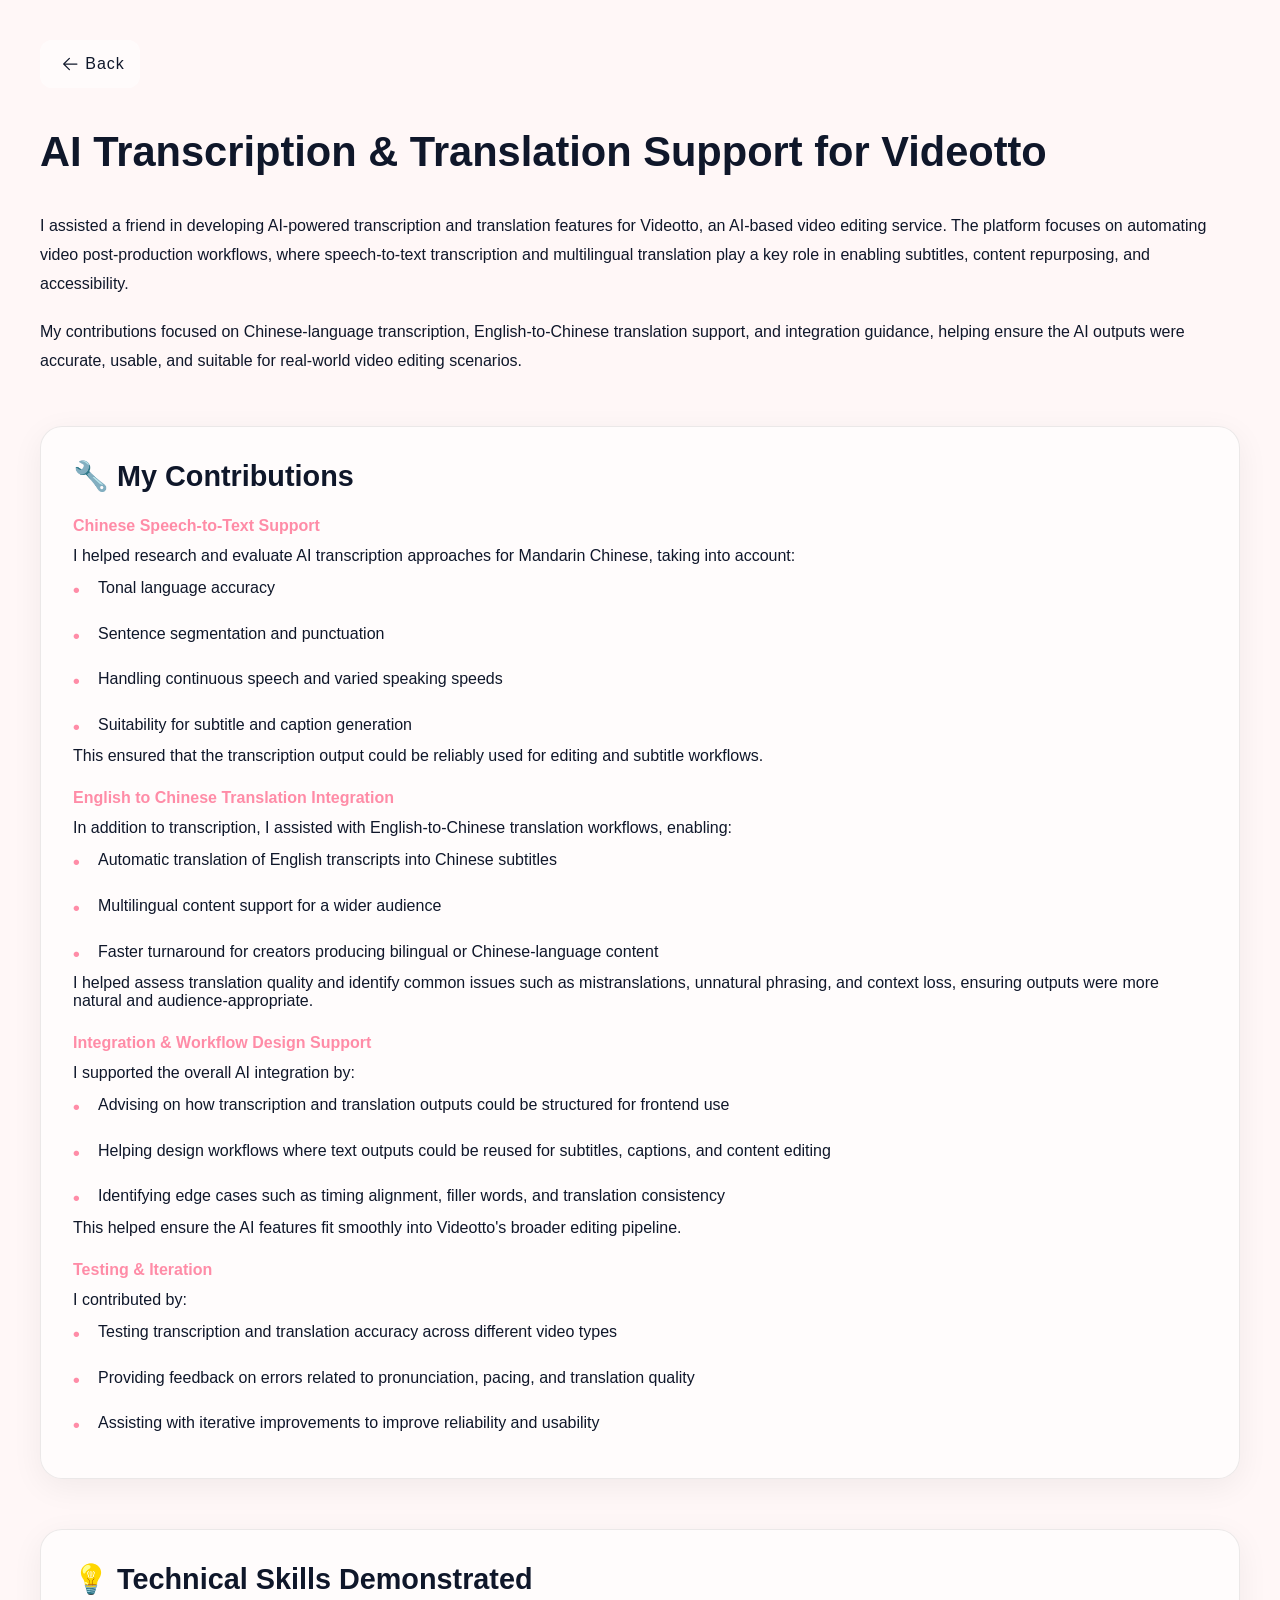
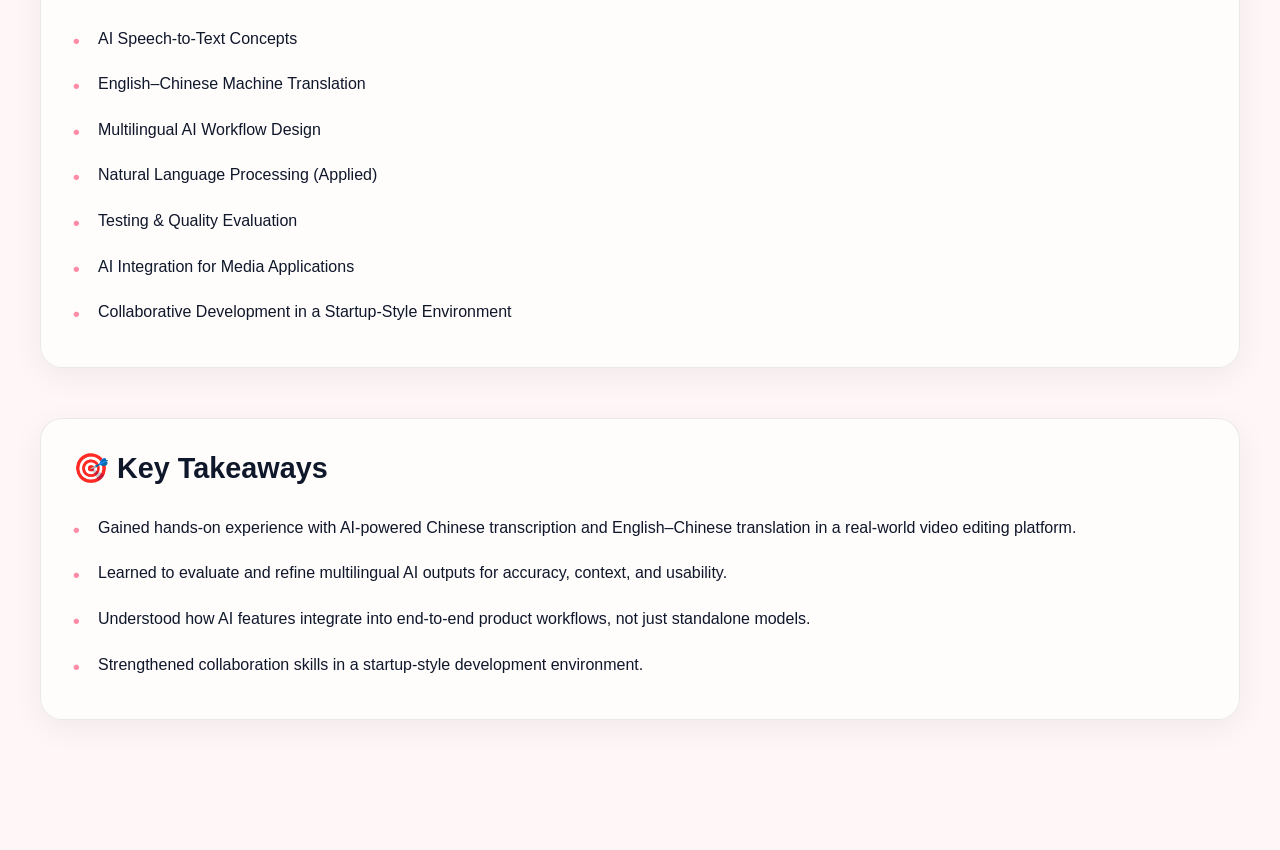
<file: project7.html>
<!DOCTYPE html>
<html lang="en">
<head>
  <meta charset="UTF-8" />
  <meta name="viewport" content="width=device-width, initial-scale=1.0" />
  <title>AI Transcription & Translation Support for Videotto – Portfolio</title>

  <link rel="preconnect" href="https://cdn.jsdelivr.net" crossorigin />

  <!-- External CSS -->
  <link rel="stylesheet" href="css/style.css" />
  <link rel="stylesheet" href="css/project-detail.css" />
</head>
<body>

  <div class="project-detail-container">
    <a href="index.html#projects" class="back-button" aria-label="Back to projects">
      <svg viewBox="0 0 1024 1024">
        <path d="M224 480h640a32 32 0 1 1 0 64H224a32 32 0 0 1 0-64z"></path>
        <path d="m237.248 512 265.408 265.344a32 32 0 0 1-45.312 45.312l-288-288a32 32 0 0 1 0-45.312l288-288a32 32 0 1 1 45.312 45.312L237.248 512z"></path>
      </svg>
      Back
    </a>
    
    <div class="section-header" style="display: flex; justify-content: space-between; align-items: flex-start; gap: 20px; flex-wrap: wrap;">
      <div style="flex: 1; min-width: 300px;">
        <h1 class="section-title">AI Transcription & Translation Support for Videotto</h1>
      </div>
    </div>

    <div class="project-content">
      <p>I assisted a friend in developing AI-powered transcription and translation features for Videotto, an AI-based video editing service. The platform focuses on automating video post-production workflows, where speech-to-text transcription and multilingual translation play a key role in enabling subtitles, content repurposing, and accessibility.</p>

      <p>My contributions focused on Chinese-language transcription, English-to-Chinese translation support, and integration guidance, helping ensure the AI outputs were accurate, usable, and suitable for real-world video editing scenarios.</p>
    </div>

    <div class="project-section">
      <h3>🔧 My Contributions</h3>
      
      <h4 style="margin-top: 24px; margin-bottom: 12px; color: var(--accent);">Chinese Speech-to-Text Support</h4>
      <p>I helped research and evaluate AI transcription approaches for Mandarin Chinese, taking into account:</p>
      <ul>
        <li>Tonal language accuracy</li>
        <li>Sentence segmentation and punctuation</li>
        <li>Handling continuous speech and varied speaking speeds</li>
        <li>Suitability for subtitle and caption generation</li>
      </ul>
      <p>This ensured that the transcription output could be reliably used for editing and subtitle workflows.</p>

      <h4 style="margin-top: 24px; margin-bottom: 12px; color: var(--accent);">English to Chinese Translation Integration</h4>
      <p>In addition to transcription, I assisted with English-to-Chinese translation workflows, enabling:</p>
      <ul>
        <li>Automatic translation of English transcripts into Chinese subtitles</li>
        <li>Multilingual content support for a wider audience</li>
        <li>Faster turnaround for creators producing bilingual or Chinese-language content</li>
      </ul>
      <p>I helped assess translation quality and identify common issues such as mistranslations, unnatural phrasing, and context loss, ensuring outputs were more natural and audience-appropriate.</p>

      <h4 style="margin-top: 24px; margin-bottom: 12px; color: var(--accent);">Integration & Workflow Design Support</h4>
      <p>I supported the overall AI integration by:</p>
      <ul>
        <li>Advising on how transcription and translation outputs could be structured for frontend use</li>
        <li>Helping design workflows where text outputs could be reused for subtitles, captions, and content editing</li>
        <li>Identifying edge cases such as timing alignment, filler words, and translation consistency</li>
      </ul>
      <p>This helped ensure the AI features fit smoothly into Videotto's broader editing pipeline.</p>

      <h4 style="margin-top: 24px; margin-bottom: 12px; color: var(--accent);">Testing & Iteration</h4>
      <p>I contributed by:</p>
      <ul>
        <li>Testing transcription and translation accuracy across different video types</li>
        <li>Providing feedback on errors related to pronunciation, pacing, and translation quality</li>
        <li>Assisting with iterative improvements to improve reliability and usability</li>
      </ul>
    </div>

    <div class="project-section">
      <h3>💡 Technical Skills Demonstrated</h3>
      <ul>
        <li>AI Speech-to-Text Concepts</li>
        <li>English–Chinese Machine Translation</li>
        <li>Multilingual AI Workflow Design</li>
        <li>Natural Language Processing (Applied)</li>
        <li>Testing & Quality Evaluation</li>
        <li>AI Integration for Media Applications</li>
        <li>Collaborative Development in a Startup-Style Environment</li>
      </ul>
    </div>

    <div class="project-section">
      <h3>🎯 Key Takeaways</h3>
      <ul>
        <li>Gained hands-on experience with AI-powered Chinese transcription and English–Chinese translation in a real-world video editing platform.</li>
        <li>Learned to evaluate and refine multilingual AI outputs for accuracy, context, and usability.</li>
        <li>Understood how AI features integrate into end-to-end product workflows, not just standalone models.</li>
        <li>Strengthened collaboration skills in a startup-style development environment.</li>
      </ul>
    </div>

  </div>

  <!-- Scroll to Top Button -->
  <button class="scroll-to-top" id="scrollToTop" aria-label="Scroll to top">
    <svg viewBox="0 0 24 24" fill="currentColor">
      <path d="M7.41 15.41L12 10.83l4.59 4.58L18 14l-6-6-6 6z"/>
    </svg>
  </button>

  <script>
    // Scroll to Top Button
    const scrollToTopBtn = document.getElementById('scrollToTop');
    
    window.addEventListener('scroll', function() {
      if (window.pageYOffset > 300) {
        scrollToTopBtn.classList.add('visible');
      } else {
        scrollToTopBtn.classList.remove('visible');
      }
    });
    
    scrollToTopBtn.addEventListener('click', function() {
      window.scrollTo({
        top: 0,
        behavior: 'smooth'
      });
    });
  </script>

</body>
</html>
</file>
<file: css/style.css>
/* ============================================================================
   PORTFOLIO WEBSITE - MAIN STYLESHEET
   ============================================================================ */

/* ============================================================================
   FONTS
   ============================================================================ */

/* Geist Sans Font - Multiple sources for reliability */
@font-face {
  font-family: 'Geist Sans';
  src: url('https://fonts.vercel.sh/geist-sans.woff2') format('woff2');
  font-weight: 100 900;
  font-style: normal;
  font-display: swap;
}

/* Geist Mono Font - Multiple sources for reliability */
@font-face {
  font-family: 'Geist Mono';
  src: url('https://fonts.vercel.sh/geist-mono.woff2') format('woff2');
  font-weight: 100 900;
  font-style: normal;
  font-display: swap;
}

/* ============================================================================
   CSS VARIABLES (Design Tokens)
   ============================================================================ */

:root {
  --bg-light: #fff7f7;
  --text-dark: #0f172a;
  --text-muted: #475569;
  --accent: #ff8ca7;
  --accent-light: #ffe3ea;
  --card-bg: rgba(255, 255, 255, 0.6);
  --border-light: rgba(0,0,0,0.08);
  --shadow-soft: 0 8px 32px rgba(0,0,0,0.06);
}

/* ============================================================================
   RESET & BASE STYLES
   ============================================================================ */

* { 
  margin: 0; 
  padding: 0; 
  box-sizing: border-box; 
}

body {
  font-family: 'Geist Sans', -apple-system, BlinkMacSystemFont, 'Segoe UI', sans-serif;
  background: var(--bg-light);
  color: var(--text-dark);
  overflow-x: hidden;
}

/* Use Geist Mono for code elements */
code, pre {
  font-family: 'Geist Mono', 'Courier New', Courier, monospace;
}

/* ============================================================================
   NAVIGATION BAR
   ============================================================================ */
nav {
  position: fixed;
  top: 20px;
  left: 30px;
  right: 30px;
  width: calc(100% - 60px);
  padding: 22px 30px;
  display: flex;
  justify-content: space-between;
  align-items: center;
  background: rgba(255,255,255,0.7);
  backdrop-filter: blur(4px);
  z-index: 50;
  border: 1px solid rgba(255,255,255,0.4);
  border-radius: 20px;
  box-shadow: 0 4px 20px rgba(0,0,0,0.05);
}

nav .logo {
  font-weight: 600;
  color: var(--text-dark);
  font-size: 1.1rem;
}

nav a {
  margin-left: 32px;
  text-decoration: none;
  color: var(--text-muted);
  font-size: 0.95rem;
  transition: 0.2s;
  position: relative;
}

nav a:hover { color: var(--text-dark); }

nav a.active {
  color: var(--accent);
  font-weight: 500;
}

nav a.active::after {
  content: '';
  position: absolute;
  bottom: -8px;
  left: 0;
  right: 0;
  height: 2px;
  background: var(--accent);
  border-radius: 2px;
}

.nav-btn {
  padding: 10px 18px;
  background: var(--accent-light);
  color: var(--text-dark);
  border-radius: 999px;
  border: 1px solid var(--accent);
  text-decoration: none;
  margin-left: 32px;
  font-size: 0.9rem;
  transition: 0.25s;
}

.nav-btn:hover { background: var(--accent); color: white; }

/* HERO */
header {
  min-height: 100vh;
  padding: 120px 8% 80px;
  position: relative;
  overflow: hidden;
  display: flex;
  align-items: center;
  justify-content: center;
  background: linear-gradient(180deg, #fff9f9 0%, #ffffff 60%, var(--bg-light) 100%);
  background-image: 
    radial-gradient(circle at 20% 30%, rgba(255, 140, 167, 0.08) 0%, transparent 50%),
    radial-gradient(circle at 80% 70%, rgba(255, 140, 167, 0.06) 0%, transparent 50%),
    linear-gradient(135deg, transparent 0%, rgba(255, 140, 167, 0.03) 50%, transparent 100%);
}

.hero-container {
  max-width: 1400px;
  width: 100%;
  display: grid;
  grid-template-columns: 1fr 1fr;
  gap: 60px;
  align-items: center;
  position: relative;
  z-index: 1;
}

.hero-content {
  display: flex;
  flex-direction: column;
}

.hero-welcome {
  font-size: 1rem;
  color: var(--text-muted);
  margin-bottom: 12px;
  font-weight: 500;
  text-transform: uppercase;
  letter-spacing: 1px;
}

header h1.hero-title {
  font-size: 4.5rem;
  font-weight: 700;
  margin-bottom: 16px;
  color: var(--text-dark);
  line-height: 1.1;
  white-space: nowrap;
}

.hero-greeting {
  font-size: 2.5rem;
  font-weight: 500;
  color: var(--text-muted);
}

.hero-profession {
  font-size: 4.5rem;
  font-weight: 700;
  margin-bottom: 24px;
  line-height: 1.2;
}

.profession-highlight {
  color: var(--accent);
}

header p.hero-sub {
  max-width: 580px;
  font-size: 1.1rem;
  color: var(--text-muted);
  margin-bottom: 40px;
  line-height: 1.7;
}

.hero-image-container {
  position: relative;
  width: 100%;
  height: 100%;
  display: flex;
  align-items: center;
  justify-content: center;
}

.hero-image {
  width: 100%;
  max-width: 350px;
  height: auto;
  object-fit: contain;
  border-radius: 20px;
  position: relative;
  z-index: 2;
}

/* Decorative overlays behind hero image */
.hero-image-container::before {
  content: '';
  position: absolute;
  width: 200px;
  height: 200px;
  background: rgba(255, 140, 167, 0.15);
  border-radius: 20px;
  top: -20px;
  right: -20px;
  z-index: 0;
  transform: rotate(15deg);
}

.hero-image-container::after {
  content: '';
  position: absolute;
  width: 150px;
  height: 300px;
  background: linear-gradient(135deg, rgba(255, 140, 167, 0.12), rgba(255, 140, 167, 0.05));
  border-radius: 30px;
  bottom: -40px;
  left: -30px;
  z-index: 0;
  transform: rotate(-10deg);
  filter: blur(20px);
}

.hero-image-overlay {
  position: absolute;
  width: 120px;
  height: 120px;
  background: rgba(255, 140, 167, 0.1);
  border-radius: 50%;
  top: 50%;
  right: -40px;
  transform: translateY(-50%);
  z-index: 1;
  filter: blur(15px);
}

.hero-btns a {
  display: inline-block;
  margin-right: 20px;
  padding: 14px 26px;
  border-radius: 12px;
  text-decoration: none;
  font-weight: 500;
}

.btn-dark {
  background: var(--text-dark);
  color: white;
}

.btn-light {
  background: var(--accent-light);
  color: var(--text-dark);
  border: 1px solid var(--accent);
}

/* SECTION GLOBAL */
section { 
  min-height: 100vh;
  padding: 100px 8% 50px;
  display: flex;
  flex-direction: column;
  justify-content: flex-start;
  position: relative;
  scroll-margin-top: 100px;
}

.section-header {
  margin-bottom: 30px;
}

.section-indicator {
  position: fixed;
  right: 30px;
  top: 50%;
  transform: translateY(-50%);
  z-index: 100;
  display: flex;
  flex-direction: column;
  gap: 12px;
}

.section-indicator-dot {
  width: 8px;
  height: 8px;
  border-radius: 50%;
  background: rgba(0,0,0,0.2);
  transition: all 0.3s ease;
  cursor: pointer;
  display: block;
  text-decoration: none;
  position: relative;
}

.section-indicator-dot::before {
  content: attr(data-section-name);
  position: absolute;
  right: 20px;
  top: 50%;
  transform: translateY(-50%);
  background: var(--text-dark);
  color: white;
  padding: 6px 12px;
  border-radius: 6px;
  font-size: 0.75rem;
  white-space: nowrap;
  opacity: 0;
  pointer-events: none;
  transition: opacity 0.3s ease;
  z-index: 1000;
  font-weight: 500;
  box-shadow: 0 4px 12px rgba(0,0,0,0.15);
}

.section-indicator-dot::after {
  content: '';
  position: absolute;
  right: 12px;
  top: 50%;
  transform: translateY(-50%);
  width: 0;
  height: 0;
  border-top: 5px solid transparent;
  border-bottom: 5px solid transparent;
  border-left: 5px solid var(--text-dark);
  opacity: 0;
  pointer-events: none;
  transition: opacity 0.3s ease;
  z-index: 1001;
}

.section-indicator-dot:hover::before,
.section-indicator-dot:hover::after {
  opacity: 1;
}

.section-indicator-dot.active {
  background: var(--accent);
  width: 12px;
  height: 12px;
  box-shadow: 0 0 0 4px rgba(255, 140, 167, 0.2);
}

.section-indicator-dot:hover {
  background: var(--accent-light);
  transform: scale(1.2);
}

.section-title {
  font-size: 2.6rem;
  margin-bottom: 16px;
  color: var(--text-dark);
  font-weight: 600;
}

.section-desc {
  color: var(--text-muted);
  margin-bottom: 40px;
  font-size: 1.1rem;
  line-height: 1.6;
}

/* ABOUT LAYOUT */
.about-layout {
  display: grid;
  grid-template-columns: 1fr 1.5fr;
  gap: 40px;
  align-items: stretch;
  margin: 40px 0;
}

.about-image-container {
  position: sticky;
  top: 120px;
  width: 100%;
  display: flex;
  align-items: stretch;
}

.about-image {
  width: 100%;
  height: 100%;
  border-radius: 24px;
  object-fit: cover;
  box-shadow: var(--shadow-soft);
  border: 1px solid var(--border-light);
}

.about-cards {
  display: grid;
  grid-template-columns: 1fr;
  gap: 24px;
}

#about .work-card p {
  padding: 8px 0;
  line-height: 1.7;
}

/* ABOUT CONTENT */
.about-content {
  margin: 40px 0 60px;
  max-width: 900px;
}

.about-intro {
  color: var(--text-muted);
  font-size: 1.05rem;
  line-height: 1.8;
  margin-bottom: 24px;
}

/* EXTRACURRICULARS CONTENT */
.extracurriculars-content {
  margin: 40px 0 60px;
  max-width: 1000px;
}

.extracurriculars-section {
  margin-bottom: 50px;
}

.extracurriculars-section-title {
  font-size: 1.8rem;
  color: var(--text-dark);
  margin-bottom: 30px;
  font-weight: 600;
}

.extracurriculars-subsection {
  margin-bottom: 40px;
}

.extracurriculars-subsection-title {
  font-size: 1.4rem;
  color: var(--text-dark);
  margin-bottom: 24px;
  font-weight: 600;
}

.extracurriculars-item {
  background: var(--card-bg);
  padding: 24px;
  border-radius: 16px;
  margin-bottom: 24px;
  border: 1px solid var(--border-light);
  box-shadow: var(--shadow-soft);
  transition: 0.25s;
}

.extracurriculars-item:hover {
  transform: translateY(-4px);
  box-shadow: 0 12px 32px rgba(0,0,0,0.08);
}

.extracurriculars-item-title {
  font-size: 1.15rem;
  color: var(--text-dark);
  margin-bottom: 12px;
  font-weight: 600;
}

.extracurriculars-role {
  margin-top: 16px;
  margin-bottom: 16px;
}

.extracurriculars-role strong {
  color: var(--text-dark);
  font-size: 1rem;
  display: block;
  margin-bottom: 8px;
}

.extracurriculars-item p {
  color: var(--text-muted);
  line-height: 1.7;
  margin-bottom: 12px;
}

.extracurriculars-item ul {
  list-style: none;
  padding-left: 0;
  margin-top: 8px;
}

.extracurriculars-item ul li {
  color: var(--text-muted);
  line-height: 1.7;
  margin-bottom: 8px;
  padding-left: 20px;
  position: relative;
}

.extracurriculars-item ul li::before {
  content: "•";
  color: var(--accent);
  font-weight: bold;
  position: absolute;
  left: 0;
}

/* WORK GRID */
.work-grid {
  display: grid;
  grid-template-columns: repeat(auto-fit, minmax(320px, 1fr));
  gap: 32px;
}

/* Projects section: 2 cards per row */
#projects .work-grid {
  grid-template-columns: repeat(2, 1fr);
  gap: 32px;
}

#internship .work-grid {
  grid-template-columns: repeat(2, 1fr);
  gap: 32px;
}

.work-card {
  background: var(--card-bg);
  padding: 22px;
  border-radius: 22px;
  box-shadow: var(--shadow-soft);
  border: 1px solid var(--border-light);
  transition: 0.25s;
}

/* Fixed height styling for extracurricular cards only */
#extracurriculars .work-card.clickable-card {
  display: flex;
  flex-direction: column;
  min-height: 200px;
  height: 180px;
}

#extracurriculars .work-card.clickable-card h3 {
  margin: 0 0 12px 0;
  flex-shrink: 0;
  line-height: 1.3;
}

#extracurriculars .work-card.clickable-card p {
  margin: 0;
  flex-grow: 1;
  overflow: hidden;
  line-height: 1.6;
}

.work-card:hover {
  transform: translateY(-6px);
  box-shadow: 0 16px 40px rgba(0,0,0,0.08);
}

.clickable-card {
  cursor: pointer;
  position: relative;
}

.clickable-card:hover {
  border-color: var(--accent);
  transform: translateY(-8px);
  box-shadow: 0 20px 48px rgba(255, 140, 167, 0.15);
}

.card-footer {
  display: flex;
  justify-content: space-between;
  align-items: center;
  margin-top: 16px;
  margin-bottom: 0;
}

/* Fixed footer positioning for extracurricular cards only */
#extracurriculars .card-footer {
  margin-top: auto;
  padding-top: 16px;
  flex-shrink: 0;
  min-height: 32px;
}

.card-click-hint {
  font-size: 0.85rem;
  color: var(--accent);
  opacity: 0.7;
  transition: 0.25s;
  font-weight: 500;
}

.card-year {
  font-size: 0.85rem;
  color: var(--accent);
  opacity: 0.7;
  transition: 0.25s;
  font-weight: 500;
}

.clickable-card:hover .card-click-hint,
.clickable-card:hover .card-year {
  opacity: 1;
}

.clickable-card:hover .card-click-hint {
  transform: translateX(4px);
}

.work-thumb {
  height: 200px;
  border-radius: 16px;
  background: linear-gradient(135deg, #ffeef2, #f2f8ff);
  margin-bottom: 16px;
  overflow: hidden;
  position: relative;
}

.work-thumb img {
  width: 100%;
  height: 100%;
  object-fit: cover;
  border-radius: 16px;
}

/* TAGS */
.tags {
  display: flex;
  gap: 10px;
  margin-top: 14px;
}

#skills .tags {
  flex-direction: column;
  gap: 8px;
  align-items: flex-start;
}

#skills .tag {
  width: fit-content;
}

.tag {
  font-size: 0.8rem;
  background: rgba(0,0,0,0.06);
  padding: 6px 12px;
  border-radius: 999px;
  color: #334155;
}

/* CAPABILITIES */
.capabilities {
  display: grid;
  grid-template-columns: repeat(auto-fit, minmax(260px,1fr));
  gap: 28px;
  margin-top: 50px;
}

.cap-card {
  background: var(--card-bg);
  padding: 26px;
  border-radius: 20px;
  border: 1px solid var(--border-light);
  box-shadow: var(--shadow-soft);
}

.cap-card h3 { margin-bottom: 14px; }

.cap-card ul { list-style: none; }

.cap-card ul li {
  margin-bottom: 10px;
  color: var(--text-muted);
}




/* HERO FLOAT ANIMATION */
.hero-title, .hero-sub, .hero-btns {
  position: relative;
  animation: fadeUp 1.2s ease both;
}

@keyframes fadeUp {
  0% { opacity: 0; transform: translateY(20px); }
  100% { opacity: 1; transform: translateY(0); }
}

/* CAROUSEL */
.carousel-container {
  margin: 40px 0 60px;
  position: relative;
  background: transparent;
  overflow: hidden;
  padding: 0 5%;
  max-width: 100%;
}

.carousel {
  position: relative;
  max-width: 100%;
  margin: 0 auto;
  overflow: visible;
  background: transparent;
}

.carousel-track {
  display: flex;
  transition: transform 0.6s cubic-bezier(0.4, 0, 0.2, 1);
  align-items: center;
  gap: 20px;
  will-change: transform;
  transform: translateZ(0);
  backface-visibility: hidden;
  perspective: 1000px;
}

.carousel-slide {
  min-width: 70%;
  max-width: 70%;
  position: relative;
  transition: transform 0.5s ease-in-out, opacity 0.5s ease-in-out, scale 0.5s ease-in-out;
  opacity: 0.4;
  transform: scale(0.8) translateZ(0);
  z-index: 1;
  flex-shrink: 0;
  will-change: transform, opacity;
  backface-visibility: hidden;
}

.carousel-slide.active {
  opacity: 1;
  transform: scale(1);
  z-index: 3;
}

.carousel-slide.prev,
.carousel-slide.next {
  opacity: 0.6;
  transform: scale(0.85);
  z-index: 2;
}

.carousel-slide img {
  width: 100%;
  height: 600px;
  object-fit: contain;
  display: block;
  background: transparent;
}

.carousel-slide img[src=""],
.carousel-slide img:not([src]) {
  background: linear-gradient(135deg, #ffeef2, #f2f8ff);
  display: flex;
  align-items: center;
  justify-content: center;
}

.carousel-slide img[src=""]::after,
.carousel-slide img:not([src])::after {
  content: "Image placeholder";
  color: var(--text-muted);
  font-size: 0.9rem;
}

.carousel-btn {
  position: absolute;
  top: 50%;
  transform: translateY(-50%);
  background: rgba(255, 255, 255, 0.7);
  backdrop-filter: blur(4px);
  border: 2px solid var(--accent);
  width: 50px;
  height: 50px;
  border-radius: 50%;
  font-size: 2rem;
  font-weight: 600;
  cursor: pointer;
  z-index: 10;
  display: flex;
  align-items: center;
  justify-content: center;
  color: var(--accent);
  transition: all 0.3s;
  box-shadow: 0 4px 12px rgba(0,0,0,0.15);
  line-height: 1;
  padding: 0;
  margin: 0;
}

.carousel-btn:hover {
  background: var(--accent);
  color: white;
  backdrop-filter: blur(0px);
  transform: translateY(-50%) scale(1.1);
}

.carousel-btn-prev {
  left: 20px;
}

.carousel-btn-next {
  right: 20px;
}

.carousel-dots {
  display: flex;
  justify-content: center;
  gap: 10px;
  margin-top: 20px;
}

.carousel-dot {
  width: 12px;
  height: 12px;
  border-radius: 50%;
  background: rgba(0,0,0,0.2);
  border: none;
  cursor: pointer;
  transition: all 0.3s;
  padding: 0;
}

.carousel-dot.active {
  background: var(--accent);
  width: 30px;
  border-radius: 6px;
}

.carousel-dot:hover {
  background: var(--accent-light);
}

/* CLICKABLE PROJECTS CAROUSEL */
.carousel-clickable .carousel-slide {
  cursor: pointer;
  position: relative;
}

.project-slide {
  position: relative;
  overflow: hidden;
}

.project-overlay {
  position: absolute;
  bottom: 0;
  left: 0;
  right: 0;
  background: linear-gradient(to top, rgba(0,0,0,0.8), transparent);
  color: white;
  padding: 30px;
  transform: translateY(100%);
  transition: transform 0.3s ease;
}

.project-slide:hover .project-overlay {
  transform: translateY(0);
}

.project-overlay h3 {
  margin-bottom: 8px;
  font-size: 1.5rem;
}

.project-overlay p {
  font-size: 0.95rem;
  opacity: 0.9;
}

/* PROJECT MODAL */
.project-modal {
  display: none;
  position: fixed;
  z-index: 1000;
  left: 0;
  top: 0;
  width: 100%;
  height: 100%;
  background-color: rgba(0,0,0,0.85);
  backdrop-filter: blur(8px);
  animation: fadeIn 0.3s ease;
}

.project-modal.active {
  display: flex;
  align-items: center;
  justify-content: center;
}

.project-modal-content {
  background: var(--card-bg);
  margin: 20px;
  max-width: 900px;
  width: 90%;
  max-height: 90vh;
  border-radius: 24px;
  overflow: hidden;
  box-shadow: 0 20px 60px rgba(0,0,0,0.3);
  position: relative;
  animation: slideUp 0.3s ease;
}

.project-modal-close {
  position: absolute;
  top: 20px;
  right: 20px;
  color: var(--text-dark);
  font-size: 2.5rem;
  font-weight: 300;
  cursor: pointer;
  z-index: 10;
  width: 40px;
  height: 40px;
  display: flex;
  align-items: center;
  justify-content: center;
  background: rgba(255,255,255,0.9);
  border-radius: 50%;
  transition: all 0.3s;
  line-height: 1;
  padding: 0;
  margin: 0;
}

.project-modal-close span {
  display: inline-block;
  line-height: 1;
  transform: translateY(-0.5px);
}

.project-modal-close:hover {
  background: white;
  transform: rotate(90deg);
}

.project-modal-body {
  display: flex;
  flex-direction: column;
  max-height: 90vh;
  overflow-y: auto;
}

.project-modal-body img {
  width: 100%;
  max-height: 500px;
  object-fit: contain;
  background: linear-gradient(135deg, #ffeef2, #f2f8ff);
}

.project-modal-info {
  padding: 40px;
}

.project-modal-info h2 {
  font-size: 2rem;
  margin-bottom: 16px;
  color: var(--text-dark);
}

.project-modal-info p {
  color: var(--text-muted);
  font-size: 1.1rem;
  line-height: 1.6;
  margin-bottom: 24px;
}

@keyframes fadeIn {
  from { opacity: 0; }
  to { opacity: 1; }
}

@keyframes slideUp {
  from { transform: translateY(30px); opacity: 0; }
  to { transform: translateY(0); opacity: 1; }
}

/* CONTENT MODAL */
.content-modal {
  display: none;
  position: fixed;
  z-index: 1000;
  left: 0;
  top: 0;
  width: 100%;
  height: 100%;
  background-color: rgba(255, 140, 167, 0.15);
  backdrop-filter: blur(12px);
  animation: fadeIn 0.3s ease;
}

.content-modal.active {
  display: flex;
  align-items: center;
  justify-content: center;
}

.content-modal-content {
  background: var(--bg-light);
  margin: 20px;
  max-width: 700px;
  width: 90%;
  max-height: 90vh;
  border-radius: 24px;
  overflow: hidden;
  box-shadow: 0 20px 60px rgba(255, 140, 167, 0.25);
  border: 1px solid var(--accent-light);
  position: relative;
  animation: slideUp 0.3s ease;
}

.content-modal-close {
  position: absolute;
  top: 20px;
  right: 20px;
  color: var(--accent);
  font-size: 1.8rem;
  font-weight: 600;
  cursor: pointer;
  z-index: 10;
  width: 40px;
  height: 40px;
  display: flex;
  align-items: center;
  justify-content: center;
  background: white;
  border: 2px solid var(--accent);
  border-radius: 50%;
  transition: all 0.3s;
  line-height: 1;
  padding: 0;
  margin: 0;
}

.content-modal-close span {
  display: flex;
  align-items: center;
  justify-content: center;
  line-height: 1;
  width: 100%;
  height: 100%;
}

.content-modal-close:hover {
  background: var(--accent);
  color: white;
  transform: scale(1.1);
}

.content-modal-body {
  padding: 50px 40px;
  max-height: 90vh;
  overflow-y: auto;
  background: var(--bg-light);
}

.content-modal-body h2 {
  font-size: 2rem;
  margin-bottom: 24px;
  color: var(--text-dark);
  font-weight: 600;
}

.content-modal-body p {
  color: var(--text-muted);
  font-size: 1.05rem;
  line-height: 1.8;
  margin-bottom: 20px;
}

.content-modal-body ul {
  list-style: none;
  padding-left: 0;
  margin: 20px 0;
}

.content-modal-body ul li {
  color: var(--text-muted);
  font-size: 1.05rem;
  line-height: 1.8;
  margin-bottom: 12px;
  padding-left: 24px;
  position: relative;
}

.content-modal-body ul li::before {
  content: "•";
  color: var(--accent);
  font-weight: bold;
  font-size: 1.5rem;
  position: absolute;
  left: 0;
  top: -2px;
}

.content-modal-body strong {
  color: var(--text-dark);
  font-weight: 600;
}

.certificate-image-container {
  margin: 30px 0;
  text-align: center;
}

.certificate-image {
  max-width: 100%;
  height: auto;
  border-radius: 12px;
  box-shadow: 0 8px 24px rgba(0,0,0,0.1);
  border: 1px solid var(--border-light);
}

/* Responsive Styles */
@media (max-width: 768px) {
  /* Hero adjustments */
  header {
    padding: 100px 5% 60px;
    min-height: auto;
  }

  .hero-container {
    grid-template-columns: 1fr;
    gap: 40px;
  }

  .hero-content {
    order: 2;
  }

  .hero-image-container {
    order: 1;
  }

  header h1.hero-title {
    font-size: 2.5rem;
    white-space: normal;
  }

  .hero-greeting {
    font-size: 1.5rem;
  }

  .hero-profession {
    font-size: 2.5rem;
  }

  header p.hero-sub {
    font-size: 1rem;
  }

  .hero-image {
    max-width: 100%;
  }

  /* Section adjustments */
  section {
    padding: 80px 5% 60px;
    min-height: auto;
    justify-content: flex-start;
  }

  .section-header {
    margin-bottom: 25px;
  }

  .section-title {
    font-size: 1.8rem;
    margin-bottom: 12px;
  }

  .section-desc {
    font-size: 0.95rem;
    margin-bottom: 30px;
  }

  /* Carousel adjustments for mobile */
  .carousel-container {
    margin: 20px 0 40px;
    padding: 0;
  }

  .carousel-slide {
    min-width: 85%;
    max-width: 85%;
  }

  .carousel-slide img {
    height: 250px;
    object-fit: contain;
  }

  .carousel-btn {
    width: 40px;
    height: 40px;
    font-size: 1.5rem;
  }

  .carousel-btn-prev {
    left: 10px;
  }

  .carousel-btn-next {
    right: 10px;
  }

  /* Navigation adjustments */
  nav {
    top: 10px;
    left: 10px;
    right: 10px;
    width: calc(100% - 20px);
    padding: 15px 20px;
  }

  nav a {
    margin-left: 16px;
    font-size: 0.85rem;
  }

  nav .logo {
    font-size: 0.95rem;
  }

  /* About layout adjustments */
  .about-layout {
    grid-template-columns: 1fr;
    gap: 30px;
  }

  .about-image-container {
    position: relative;
    top: 0;
  }

  .about-cards {
    gap: 20px;
  }

  /* Work grid adjustments */
  .work-grid {
    grid-template-columns: 1fr;
    gap: 20px;
  }

  /* Projects section: 1 card per row on mobile */
  #projects .work-grid {
    grid-template-columns: 1fr;
  }

  #internship .work-grid {
    grid-template-columns: 1fr;
  }

  /* Modal adjustments */
  .project-modal-content {
    width: 95%;
    margin: 10px;
    max-height: 95vh;
  }

  .project-modal-info {
    padding: 24px;
  }

  .project-modal-info h2 {
    font-size: 1.5rem;
  }

  .project-modal-body img {
    max-height: 300px;
  }

  /* About and Extracurriculars content adjustments */
  .about-content {
    margin: 30px 0 40px;
  }

  .about-intro {
    font-size: 0.95rem;
    margin-bottom: 20px;
  }

  .extracurriculars-content {
    margin: 30px 0 40px;
  }

  .extracurriculars-section-title {
    font-size: 1.5rem;
    margin-bottom: 24px;
  }

  .extracurriculars-subsection-title {
    font-size: 1.2rem;
    margin-bottom: 20px;
  }

  .extracurriculars-item {
    padding: 20px;
    margin-bottom: 20px;
  }

  .extracurriculars-item-title {
    font-size: 1.05rem;
  }

  /* Content modal adjustments */
  .content-modal-content {
    width: 95%;
    margin: 10px;
    max-height: 95vh;
  }

  .content-modal-body {
    padding: 30px 24px;
  }

  .content-modal-body h2 {
    font-size: 1.5rem;
    margin-bottom: 20px;
  }

  .content-modal-body p,
  .content-modal-body ul li {
    font-size: 0.95rem;
  }
}

/* FOOTER */
.site-footer {
  background: var(--bg-light);
  border-top: 1px solid var(--accent-light);
  padding: 40px 8%;
  margin-top: 80px;
}

.footer-content {
  display: flex;
  flex-direction: column;
  align-items: center;
  gap: 20px;
}

.footer-links {
  display: flex;
  justify-content: center;
  align-items: center;
  gap: 24px;
}

.footer-link {
  display: flex;
  align-items: center;
  justify-content: center;
  width: 44px;
  height: 44px;
  background: var(--accent-light);
  border: 1px solid var(--accent);
  border-radius: 50%;
  color: var(--accent);
  text-decoration: none;
  transition: all 0.3s;
}

.footer-link:hover {
  background: var(--accent);
  color: white;
  transform: translateY(-3px);
  box-shadow: 0 8px 20px rgba(255, 140, 167, 0.3);
}

.footer-link svg {
  transition: transform 0.3s;
}

.footer-link:hover svg {
  transform: scale(1.1);
}

.footer-text {
  color: var(--text-muted);
  font-size: 0.9rem;
  margin: 0;
}

@media (max-width: 768px) {
  .site-footer {
    padding: 30px 5%;
    margin-top: 60px;
  }

  .footer-links {
    gap: 20px;
  }

  .footer-link {
    width: 40px;
    height: 40px;
  }

  .footer-text {
    font-size: 0.85rem;
  }
}

/* PAGE LOADER */
.page-loader {
  position: fixed;
  top: 0;
  left: 0;
  width: 100%;
  height: 100%;
  background: var(--bg-light);
  display: flex;
  align-items: center;
  justify-content: center;
  z-index: 9999;
  transition: opacity 0.5s ease, visibility 0.5s ease;
}

.page-loader.hidden {
  opacity: 0;
  visibility: hidden;
}

/* From Uiverse.io by 00Kubi - Adapted for website colors */
.loader {
  width: 48px;
  height: 48px;
  margin: auto;
  position: relative;
}

.loader:before {
  content: '';
  width: 48px;
  height: 5px;
  background: var(--accent);
  position: absolute;
  top: 60px;
  left: 0;
  border-radius: 50%;
  animation: shadow324 0.5s linear infinite;
}

.loader:after {
  content: '';
  width: 100%;
  height: 100%;
  background: var(--accent);
  position: absolute;
  top: 0;
  left: 0;
  border-radius: 50%;
  animation: jump7456 0.5s linear infinite;
}

@keyframes jump7456 {
  15% {
    border-bottom-right-radius: 50%;
  }

  25% {
    transform: translateY(9px) rotate(22.5deg);
  }

  50% {
    transform: translateY(18px) scale(1, .9) rotate(45deg);
    border-bottom-right-radius: 40px;
  }

  75% {
    transform: translateY(9px) rotate(67.5deg);
  }

  100% {
    transform: translateY(0) rotate(90deg);
  }
}

@keyframes shadow324 {
  0%,
  100% {
    transform: scale(1, 1);
  }

  50% {
    transform: scale(1.2, 1);
  }
}

@media (max-width: 768px) {
  .section-indicator {
    right: 15px;
    gap: 10px;
  }

  .section-indicator-dot {
    width: 6px;
    height: 6px;
  }

  .section-indicator-dot.active {
    width: 10px;
    height: 10px;
    box-shadow: 0 0 0 3px rgba(255, 140, 167, 0.2);
  }

  .section-indicator-dot::before {
    font-size: 0.7rem;
    padding: 5px 10px;
    right: 15px;
  }
}

@media (max-width: 480px) {
  .carousel-slide {
    min-width: 90%;
    max-width: 90%;
  }

  .carousel-slide img {
    height: 200px;
  }

  .section-title {
    font-size: 1.5rem;
  }

  nav a {
    display: none;
  }

  nav a.nav-btn {
    display: inline-block;
    margin-left: 0;
  }

  .section-indicator {
    right: 10px;
    gap: 8px;
  }

  .section-indicator-dot {
    width: 5px;
    height: 5px;
  }

  .section-indicator-dot.active {
    width: 8px;
    height: 8px;
  }
}
</file>
<file: css/project-detail.css>
/* Project Detail Page Styles - Matching Main Website */

.project-detail-container {
  max-width: 1200px;
  margin: 0 auto;
  padding: 0 0 80px 0;
}

.project-detail-container .section-header {
  margin-bottom: 20px;
}

.project-detail-container .section-desc {
  margin-bottom: 20px;
}

.project-header {
  margin-bottom: 50px;
}

.project-title {
  font-size: 2.6rem;
  font-weight: 600;
  margin-bottom: 16px;
  color: var(--text-dark);
}

.project-subtitle {
  font-size: 1.1rem;
  color: var(--text-muted);
  margin-bottom: 40px;
  line-height: 1.6;
}

.project-content {
  line-height: 1.8;
  color: var(--text-dark);
  margin-bottom: 50px;
  font-size: 1rem;
}

.project-content p {
  margin-bottom: 20px;
}

.project-section {
  margin-bottom: 50px;
  background: var(--card-bg);
  padding: 32px;
  border-radius: 22px;
  box-shadow: var(--shadow-soft);
  border: 1px solid var(--border-light);
}

.project-section h3 {
  font-size: 1.8rem;
  font-weight: 600;
  margin-bottom: 20px;
  color: var(--text-dark);
}

.project-section ul {
  list-style: none;
  padding: 0;
}

.project-section ul li {
  padding: 10px 0;
  padding-left: 25px;
  position: relative;
  color: var(--text-dark);
  line-height: 1.6;
}

.project-section ul li:before {
  content: "•";
  position: absolute;
  left: 0;
  color: var(--accent);
  font-weight: bold;
  font-size: 1.2rem;
}

.project-try-section {
  margin-top: 60px;
  padding: 40px;
  background: var(--card-bg);
  border-radius: 22px;
  box-shadow: var(--shadow-soft);
  border: 1px solid var(--border-light);
}

.project-try-section h3 {
  font-size: 1.8rem;
  font-weight: 600;
  margin-bottom: 20px;
  color: var(--text-dark);
}

.project-try-section p {
  color: var(--text-muted);
  margin-bottom: 24px;
}

.project-embed {
  width: 100%;
  min-height: 400px;
  border: 1px solid var(--border-light);
  border-radius: 12px;
  background: white;
  box-shadow: 0 4px 12px rgba(0,0,0,0.04);
  padding: 20px;
  display: flex;
  align-items: center;
  justify-content: center;
}

.project-embed img {
  max-width: 100%;
  height: auto;
  border-radius: 8px;
}

.project-embed video {
  width: 100%;
  border-radius: 8px;
}

.video-container {
  position: relative;
  width: 100%;
  padding-bottom: 56.25%; /* 16:9 aspect ratio */
  height: 0;
  overflow: hidden;
  border-radius: 12px;
  box-shadow: 0 4px 12px rgba(0,0,0,0.1);
  background: #000;
  margin-top: 20px;
}

.video-container iframe {
  position: absolute;
  top: 0;
  left: 0;
  width: 100%;
  height: 100%;
  border: none;
}

.video-container video {
  position: absolute;
  top: 0;
  left: 0;
  width: 100%;
  height: 100%;
  border: none;
  border-radius: 12px;
}

.github-link {
  display: inline-flex;
  align-items: center;
  padding: 12px 24px;
  background: var(--accent);
  color: white;
  text-decoration: none;
  border-radius: 12px;
  font-weight: 500;
  transition: all 0.3s ease;
  font-size: 1rem;
}

.github-link:hover {
  background: var(--text-dark);
  transform: translateY(-2px);
  box-shadow: 0 4px 12px rgba(0,0,0,0.15);
}

.github-link svg {
  fill: white;
}

.certificate-link {
  display: inline-flex;
  align-items: center;
  padding: 12px 24px;
  background: var(--accent);
  color: white;
  text-decoration: none;
  border-radius: 12px;
  font-weight: 500;
  transition: all 0.3s ease;
  font-size: 1rem;
  cursor: pointer;
  font-family: inherit;
  border: none;
}

.certificate-link:hover {
  background: var(--text-dark);
  transform: translateY(-2px);
  box-shadow: 0 4px 12px rgba(0,0,0,0.15);
}

.certificate-link svg {
  fill: white;
}

/* Certificate Modal - Matching content-modal style */
.certificate-modal {
  display: none;
  position: fixed;
  z-index: 1000;
  left: 0;
  top: 0;
  width: 100%;
  height: 100%;
  background-color: rgba(255, 140, 167, 0.15);
  backdrop-filter: blur(12px);
  animation: fadeIn 0.3s ease;
}

.certificate-modal.active {
  display: flex;
  align-items: center;
  justify-content: center;
}

.certificate-modal-content {
  background: var(--bg-light);
  margin: 20px;
  max-width: 700px;
  width: 90%;
  max-height: 90vh;
  border-radius: 24px;
  overflow: hidden;
  box-shadow: 0 20px 60px rgba(255, 140, 167, 0.25);
  border: 1px solid var(--accent-light);
  position: relative;
  animation: slideUp 0.3s ease;
}

.certificate-modal-close {
  position: absolute;
  top: 20px;
  right: 20px;
  color: var(--accent);
  font-size: 1.8rem;
  font-weight: 600;
  cursor: pointer;
  z-index: 10;
  width: 40px;
  height: 40px;
  display: flex;
  align-items: center;
  justify-content: center;
  background: white;
  border: 2px solid var(--accent);
  border-radius: 50%;
  transition: all 0.3s;
  line-height: 1;
  padding: 0;
  margin: 0;
}

.certificate-modal-close span {
  display: flex;
  align-items: center;
  justify-content: center;
  line-height: 1;
  width: 100%;
  height: 100%;
}

.certificate-modal-close:hover {
  background: var(--accent);
  color: white;
  transform: scale(1.1);
}

.certificate-modal-body {
  padding: 50px 40px;
  max-height: 90vh;
  overflow-y: auto;
  background: var(--bg-light);
  display: flex;
  align-items: center;
  justify-content: center;
}

.certificate-modal-body img {
  max-width: 100%;
  height: auto;
  border-radius: 12px;
  box-shadow: 0 8px 24px rgba(0,0,0,0.1);
  border: 1px solid var(--border-light);
}

/* Responsive adjustments for certificate modal */
@media (max-width: 768px) {
  .certificate-modal-content {
    width: 95%;
    margin: 10px;
    max-height: 95vh;
  }

  .certificate-modal-body {
    padding: 30px 24px;
  }

  .certificate-modal-close {
    top: 10px;
    right: 10px;
    width: 36px;
    height: 36px;
    font-size: 1.5rem;
  }
}

.project-embed p {
  text-align: center;
  padding: 50px;
  color: var(--text-muted);
}

.project-content ul {
  list-style: disc;
  padding-left: 30px;
  margin: 20px 0;
}

.project-content ul li {
  padding: 8px 0;
  padding-left: 0;
  position: relative;
  color: var(--text-dark);
}

.project-content ul li:before {
  display: none;
}

.project-section code {
  background: var(--accent-light);
  padding: 2px 6px;
  border-radius: 4px;
  font-family: 'Geist Mono', 'Courier New', Courier, monospace;
  font-size: 0.9em;
  color: var(--accent);
}

.back-button {
  display: flex;
  height: 3em;
  width: 100px;
  align-items: center;
  justify-content: center;
  background-color: #eeeeee4b;
  border-radius: 12px;
  letter-spacing: 1px;
  transition: all 0.2s linear;
  cursor: pointer;
  border: none;
  background: var(--card-bg);
  margin-bottom: 40px;
  margin-top: 40px;
  text-decoration: none;
  color: var(--text-dark);
  font-weight: 500;
}

.back-button > svg {
  margin-right: 5px;
  margin-left: 5px;
  font-size: 20px;
  transition: all 0.4s ease-in;
  height: 20px;
  width: 20px;
}

.back-button:hover > svg {
  font-size: 1.2em;
  transform: translateX(-5px);
}

.back-button:hover {
  box-shadow: 9px 9px 33px rgba(255, 140, 167, 0.2), -9px -9px 33px rgba(255, 255, 255, 0.8);
  transform: translateY(-2px);
  background: var(--accent-light);
}

.back-button svg path {
  fill: var(--text-dark);
}

/* Scroll to Top Button */
.scroll-to-top {
  position: fixed;
  bottom: 30px;
  right: 30px;
  width: 50px;
  height: 50px;
  background: var(--accent);
  color: white;
  border: none;
  border-radius: 50%;
  cursor: pointer;
  display: none;
  align-items: center;
  justify-content: center;
  z-index: 999;
  box-shadow: 0 4px 12px rgba(255, 140, 167, 0.3);
  transition: all 0.3s ease;
  opacity: 0;
  transform: translateY(20px);
}

.scroll-to-top.visible {
  display: flex;
  opacity: 1;
  transform: translateY(0);
}

.scroll-to-top:hover {
  background: var(--text-dark);
  transform: translateY(-3px);
  box-shadow: 0 6px 20px rgba(255, 140, 167, 0.4);
}

.scroll-to-top svg {
  width: 24px;
  height: 24px;
  fill: white;
}

/* Responsive adjustments */
@media (max-width: 768px) {
  .scroll-to-top {
    width: 45px;
    height: 45px;
    bottom: 20px;
    right: 20px;
  }

  .scroll-to-top svg {
    width: 20px;
    height: 20px;
  }

  .project-detail-container {
    padding: 0 0 60px 0;
  }

  .project-title {
    font-size: 1.8rem;
  }

  .project-subtitle {
    font-size: 0.95rem;
  }

  .project-section {
    padding: 24px;
  }

  .project-section h3 {
    font-size: 1.5rem;
  }

  .project-try-section {
    padding: 24px;
  }

  .project-embed {
    min-height: 400px;
  }

  .video-container {
    padding-bottom: 56.25%; /* Maintain 16:9 aspect ratio on mobile */
  }
}
</file>
